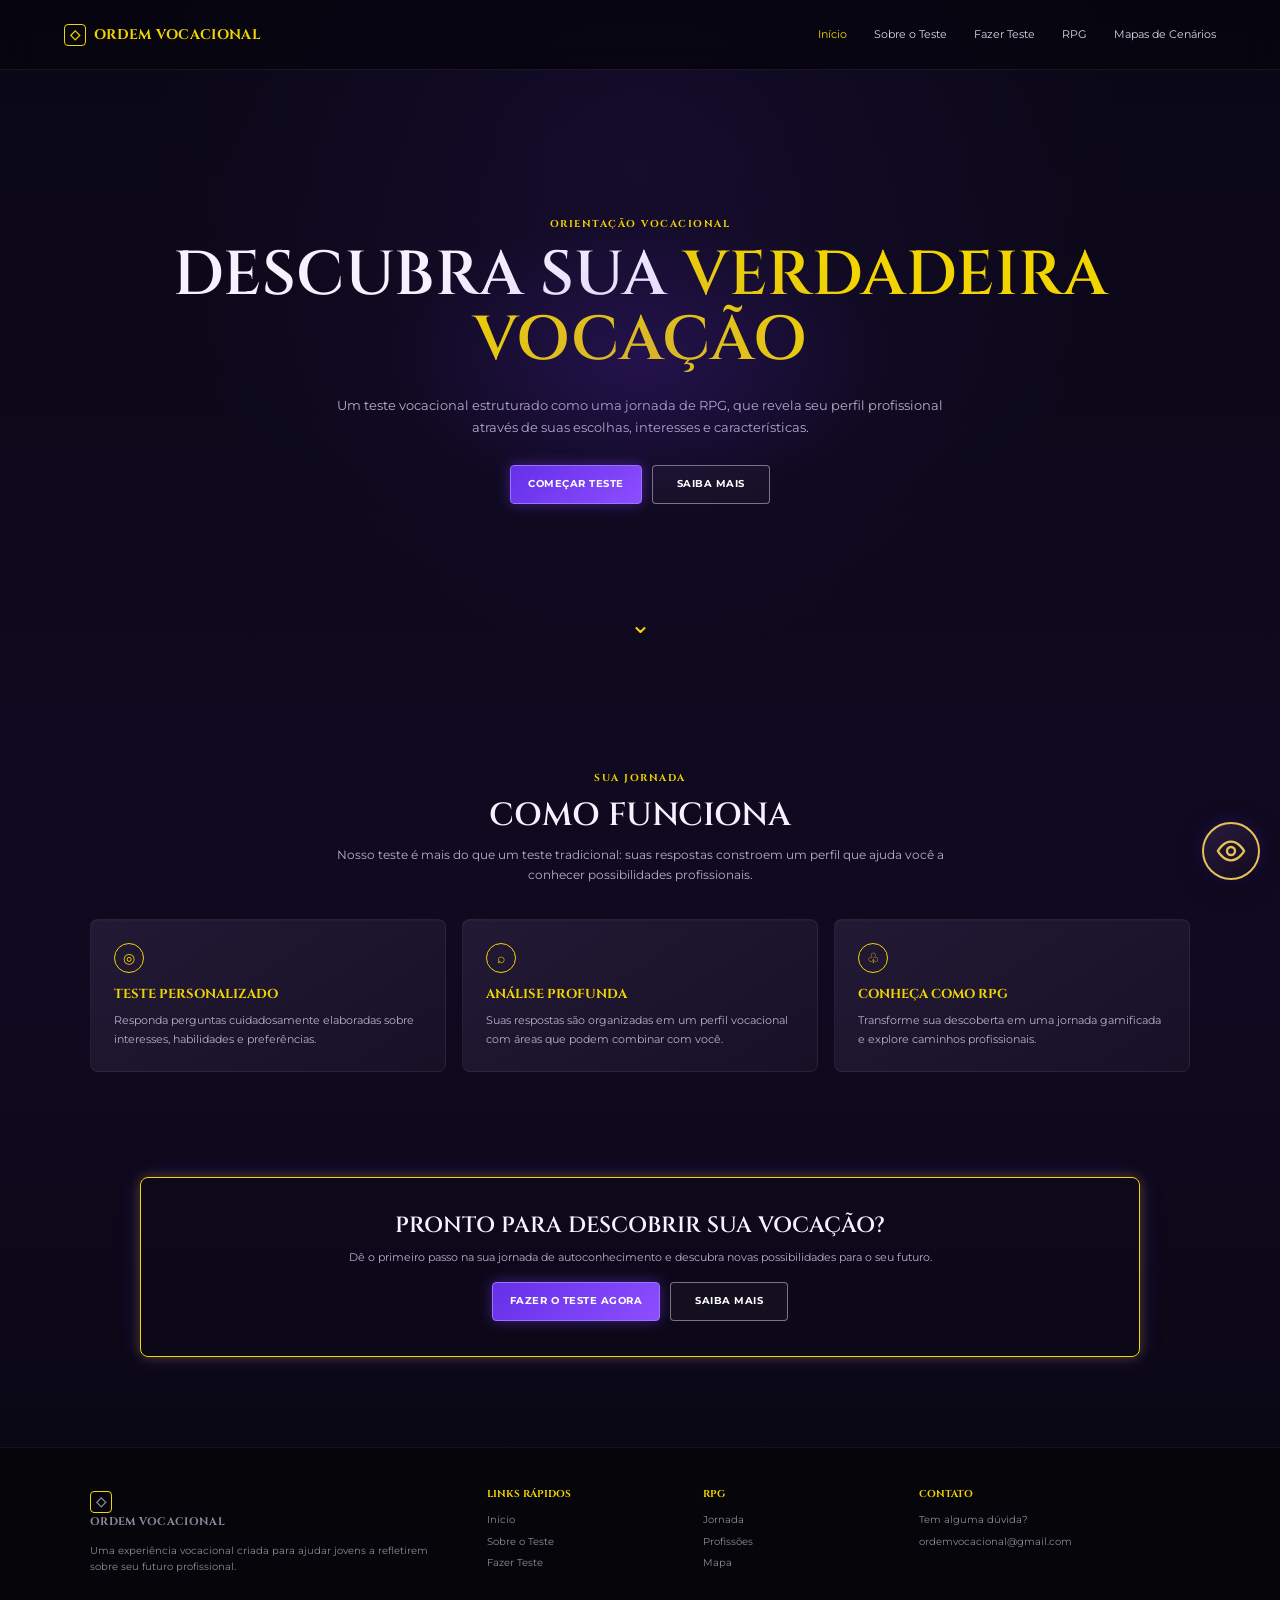
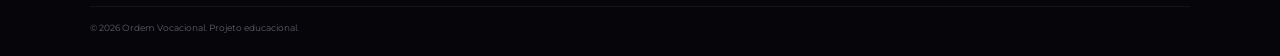
<file: index.html>
<!DOCTYPE html>
<html lang="pt-BR">
<head>
  <meta charset="UTF-8">
  <meta name="viewport" content="width=device-width, initial-scale=1.0">
  <meta name="description" content="Ordem Vocacional - descubra possibilidades profissionais através de autoconhecimento e uma experiência gamificada.">
  <title>Ordem Vocacional | Início</title>
  <link rel="stylesheet" href="css/style.css?v=2e3a924759">
  <link rel="stylesheet" href="css/acessibilidade.css?v=2e3a924759">
</head>
<body>
  <header class="header">
    <a class="logo" href="index.html"><span class="logo-mark">◇</span> ORDEM VOCACIONAL</a>
    <button class="menu-toggle" aria-label="Abrir menu">☰</button>
    <nav class="nav">
      <a class="active" href="index.html">Início</a>
      <a href="sobre.html">Sobre o Teste</a>
      <a href="teste.html">Fazer Teste</a>
      <a href="rpg.html">RPG</a>
      <a href="mapa.html">Mapas de Cenários</a>
    </nav>
  </header>

  <main>
    <section class="hero">
      <div class="hero-glow"></div>
      <p class="eyebrow">ORIENTAÇÃO VOCACIONAL</p>
      <h1>DESCUBRA SUA <span>VERDADEIRA<br>VOCAÇÃO</span></h1>
      <p class="hero-text">Um teste vocacional estruturado como uma jornada de RPG, que revela seu perfil profissional através de suas escolhas, interesses e características.</p>
      <div class="buttons">
        <a class="btn primary" href="teste.html">COMEÇAR TESTE</a>
        <a class="btn secondary" href="sobre.html">SAIBA MAIS</a>
      </div>
      <a class="scroll" href="#como-funciona" aria-label="Ir para como funciona">⌄</a>
    </section>

    <section id="como-funciona" class="section">
      <div class="section-heading">
        <p class="eyebrow">SUA JORNADA</p>
        <h2>COMO FUNCIONA</h2>
        <p>Nosso teste é mais do que um teste tradicional: suas respostas constroem um perfil que ajuda você a conhecer possibilidades profissionais.</p>
      </div>

      <div class="cards three">
        <article class="card">
          <div class="icon">◎</div>
          <h3>TESTE PERSONALIZADO</h3>
          <p>Responda perguntas cuidadosamente elaboradas sobre interesses, habilidades e preferências.</p>
        </article>
        <article class="card">
          <div class="icon">⌕</div>
          <h3>ANÁLISE PROFUNDA</h3>
          <p>Suas respostas são organizadas em um perfil vocacional com áreas que podem combinar com você.</p>
        </article>
        <article class="card">
          <div class="icon">♧</div>
          <h3>CONHEÇA COMO RPG</h3>
          <p>Transforme sua descoberta em uma jornada gamificada e explore caminhos profissionais.</p>
        </article>
      </div>
    </section>

    <section class="cta">
      <h2>PRONTO PARA DESCOBRIR SUA VOCAÇÃO?</h2>
      <p>Dê o primeiro passo na sua jornada de autoconhecimento e descubra novas possibilidades para o seu futuro.</p>
      <div class="buttons">
        <a class="btn primary" href="teste.html">FAZER O TESTE AGORA</a>
        <a class="btn secondary" href="sobre.html">SAIBA MAIS</a>
      </div>
    </section>
  </main>

  <footer class="footer">
    <div class="footer-main">
      <div>
        <a class="logo" href="index.html"><span class="logo-mark">◇</span> ORDEM VOCACIONAL</a>
        <p>Uma experiência vocacional criada para ajudar jovens a refletirem sobre seu futuro profissional.</p>
      </div>
      <div>
        <h4>LINKS RÁPIDOS</h4>
        <a href="index.html">Início</a>
        <a href="sobre.html">Sobre o Teste</a>
        <a href="teste.html">Fazer Teste</a>
      </div>
      <div>
        <h4>RPG</h4>
        <a href="rpg.html">Jornada</a>
        <a href="mapa.html">Profissões</a>
        <a href="mapa.html">Mapa</a>
      </div>
      <div>
        <h4>CONTATO</h4>
        <p>Tem alguma dúvida?</p>
        <a href="mailto:ordemvocacional@gmail.com">ordemvocacional@gmail.com</a>
      </div>
    </div>
    <div class="copyright">© 2026 Ordem Vocacional. Projeto educacional.</div>
  </footer>

  <script src="js/main.js?v=2e3a924759"></script>
  <script src="js/acessibilidade.js?v=2e3a924759" defer></script>
</body>
</html>
</file>
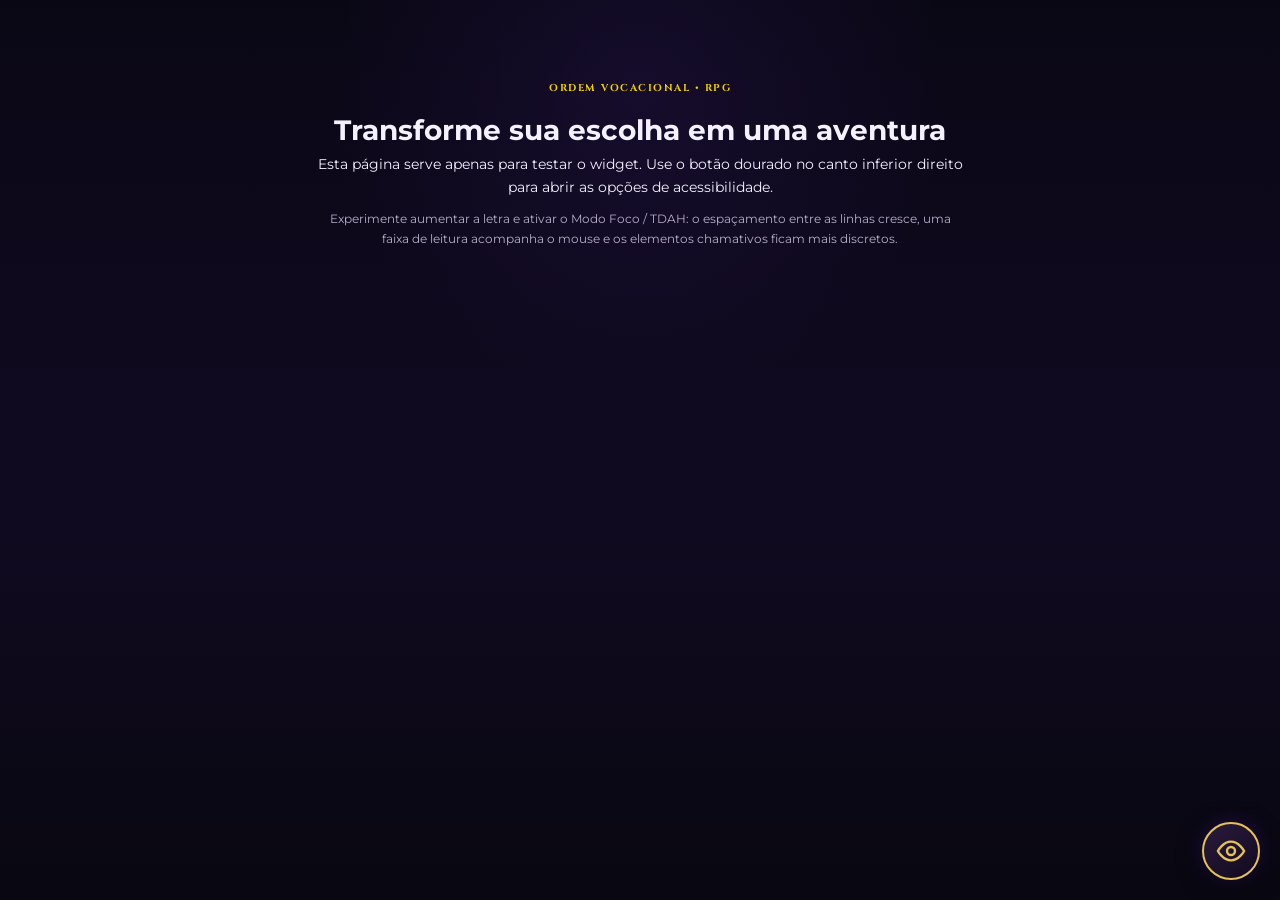
<file: acessibilidade.html>
<!DOCTYPE html>
<html lang="pt-BR">
<head>
  <meta charset="UTF-8">
  <meta name="viewport" content="width=device-width, initial-scale=1.0">
  <title>Teste do Widget de Acessibilidade | Ordem Vocacional</title>
  <link rel="stylesheet" href="css/style.css?v=2e3a924759">
  <link rel="stylesheet" href="css/acessibilidade.css?v=2e3a924759">
</head>
<body>
  <main class="section">
    <div class="section-heading">
      <p class="eyebrow">ORDEM VOCACIONAL • RPG</p>
      <h1>Transforme sua escolha em uma aventura</h1>
      <p>Esta página serve apenas para testar o widget. Use o botão dourado no canto inferior direito para abrir as opções de acessibilidade.</p>
      <p>Experimente aumentar a letra e ativar o Modo Foco / TDAH: o espaçamento entre as linhas cresce, uma faixa de leitura acompanha o mouse e os elementos chamativos ficam mais discretos.</p>
    </div>
  </main>
  <script src="js/acessibilidade.js?v=2e3a924759" defer></script>
</body>
</html>
</file>
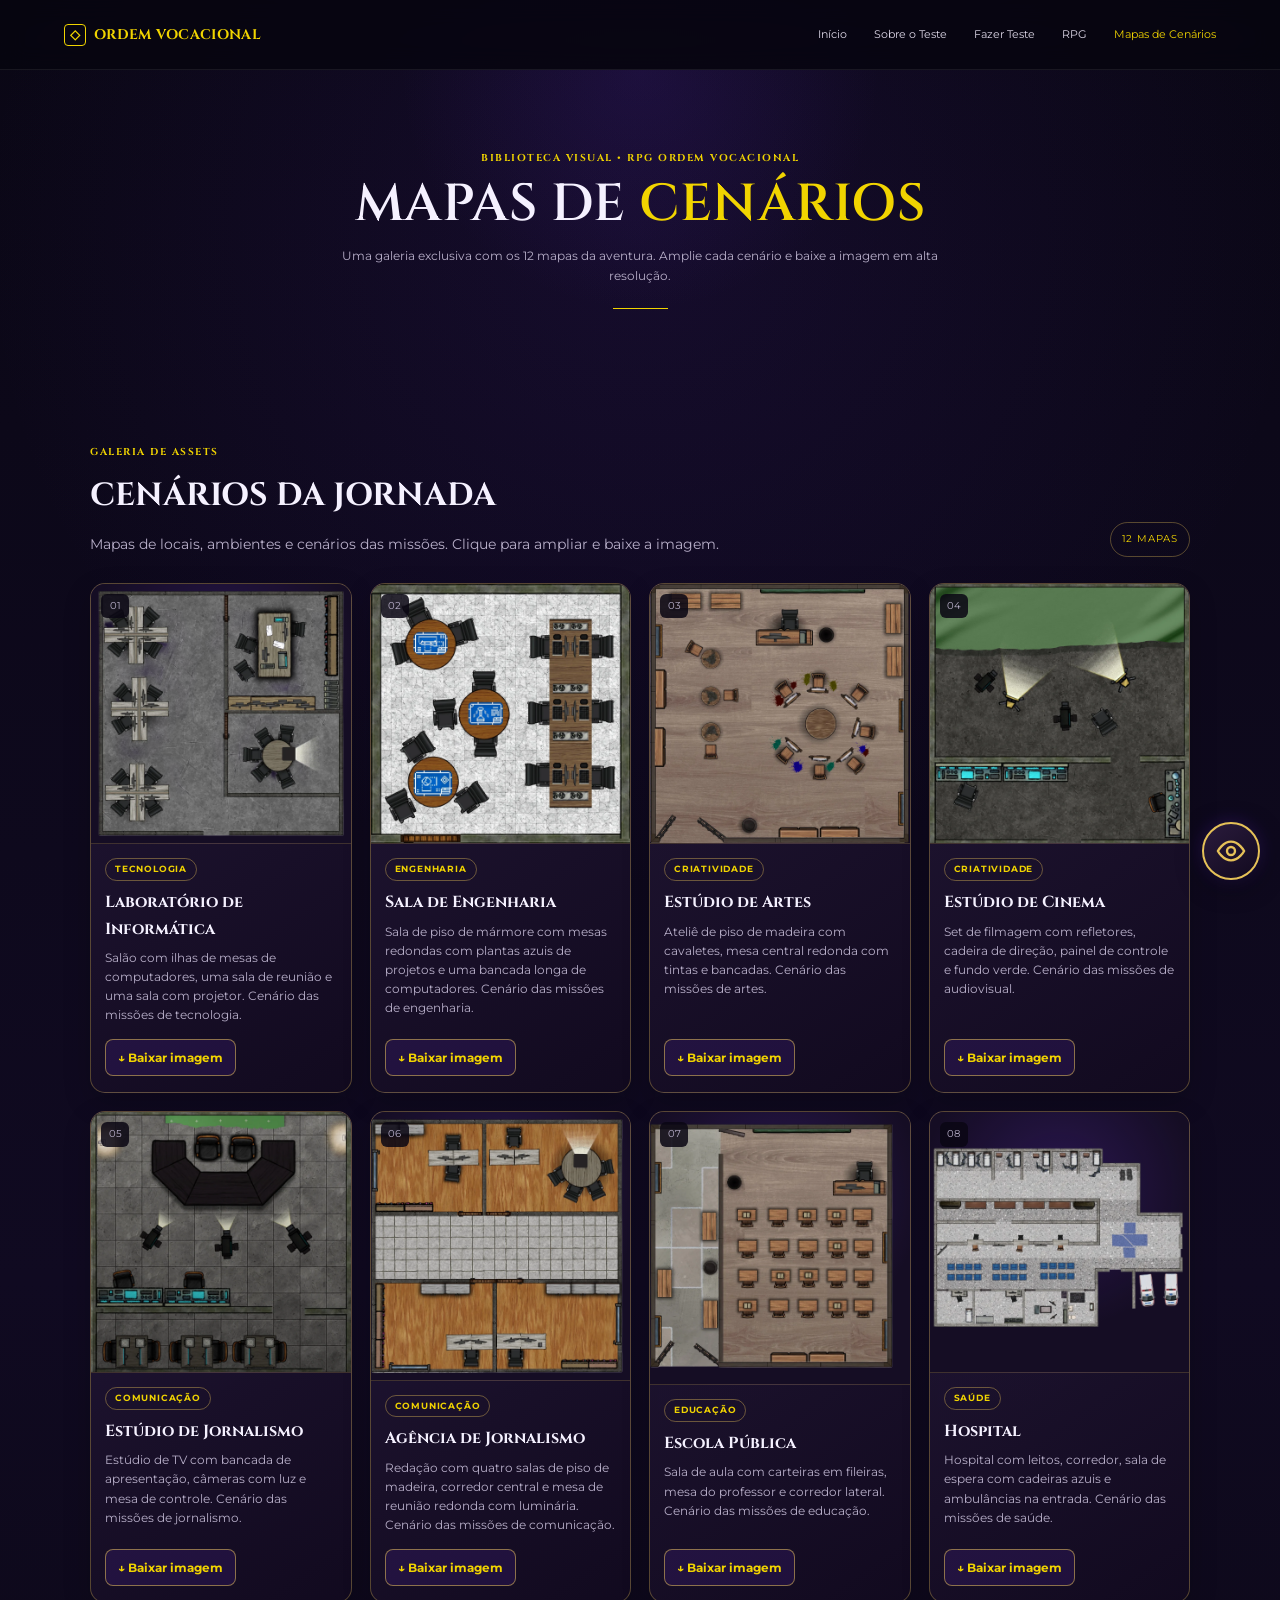
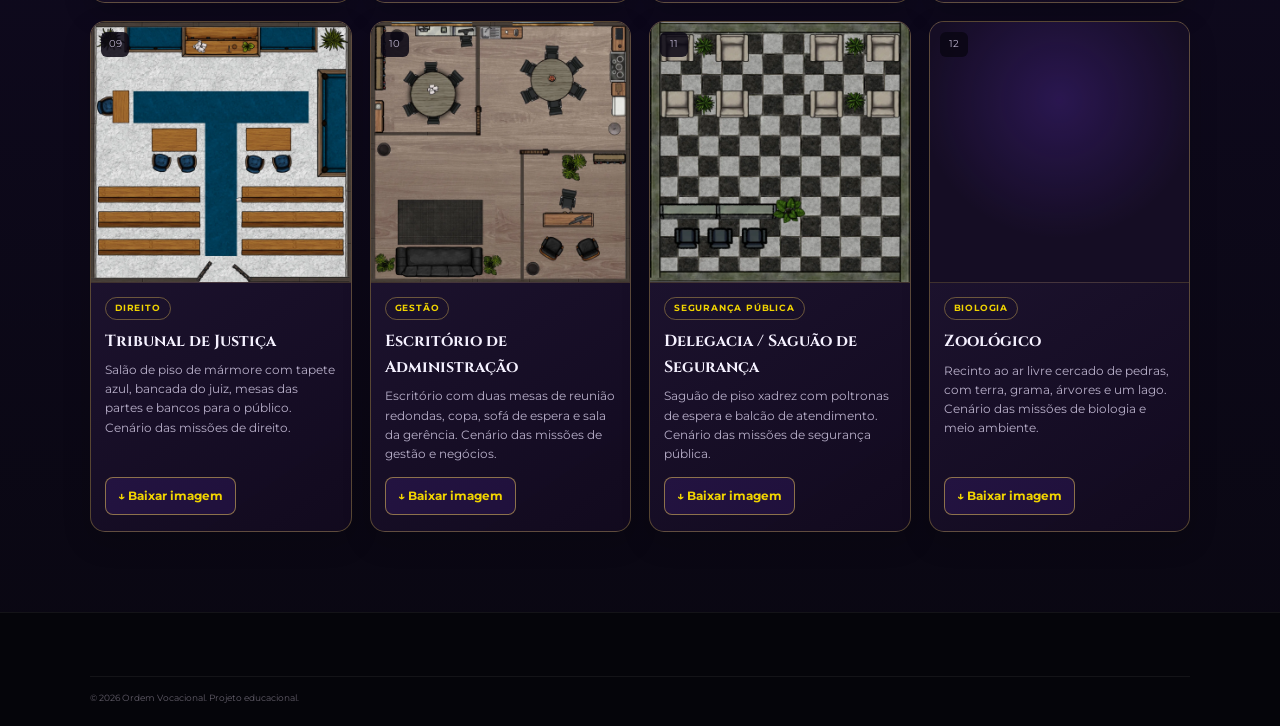
<file: mapa.html>
<!DOCTYPE html>
<html lang="pt-BR">
<head>
  <meta charset="UTF-8">
  <meta name="viewport" content="width=device-width, initial-scale=1.0">
  <meta name="theme-color" content="#120a1f">
  <title>Ordem Vocacional | Mapas de Cenários</title>
  <link rel="stylesheet" href="css/style.css?v=2e3a924759">
  <link rel="stylesheet" href="css/acessibilidade.css?v=2e3a924759">
</head>
<body class="maps-gallery-page">
  <header class="header">
    <a class="logo" href="index.html"><span class="logo-mark">◇</span> ORDEM VOCACIONAL</a>
    <button class="menu-toggle" aria-label="Abrir menu" aria-expanded="false">☰</button>
    <nav class="nav">
      <a href="index.html">Início</a>
      <a href="sobre.html">Sobre o Teste</a>
      <a href="teste.html">Fazer Teste</a>
      <a href="rpg.html">RPG</a>
      <a class="active" href="mapa.html">Mapas de Cenários</a>
    </nav>
  </header>
  <main class="maps-gallery-main">
    <section class="page-hero maps-hero">
      <p class="eyebrow">BIBLIOTECA VISUAL • RPG ORDEM VOCACIONAL</p>
      <h1>MAPAS DE <span>CENÁRIOS</span></h1>
      <p>Uma galeria exclusiva com os 12 mapas da aventura. Amplie cada cenário e baixe a imagem em alta resolução.</p>
      <div class="gold-line"></div>
    </section>
    <section class="section maps-library" aria-labelledby="maps-library-title">
      <div class="maps-library-heading">
        <div><p class="eyebrow">GALERIA DE ASSETS</p><h2 id="maps-library-title">CENÁRIOS DA JORNADA</h2><p>Mapas de locais, ambientes e cenários das missões. Clique para ampliar e baixe a imagem.</p></div>
        <span class="asset-count">12 MAPAS</span>
      </div>
      <div class="asset-grid asset-grid-mapas" id="mapasGrid"><noscript><p>Ative o JavaScript para ver os mapas.</p></noscript></div>
    </section>
  </main>
  <div class="asset-modal" id="assetLightbox" aria-hidden="true">
    <div class="asset-modal-backdrop" data-close-lightbox></div>
    <section class="asset-modal-panel" role="dialog" aria-modal="true" aria-labelledby="lightboxTitle">
      <button class="asset-modal-close" type="button" aria-label="Fechar visualização" data-close-lightbox>×</button>
      <p class="eyebrow" id="lightboxArea">MAPA DE CENÁRIO</p>
      <h2 id="lightboxTitle">Mapa</h2>
      <div class="map-preview-stage" id="lightboxStage"></div>
      <p class="lightbox-desc" id="lightboxDesc"></p>
      <div class="map-preview-actions"><a class="btn primary" id="lightboxDownload" href="#" download>BAIXAR IMAGEM</a><button class="btn secondary" type="button" data-close-lightbox>FECHAR</button></div>
    </section>
  </div>
  <footer class="footer compact"><div class="copyright">© 2026 Ordem Vocacional. Projeto educacional.</div></footer>
  <script src="js/main.js?v=2e3a924759"></script>
  <script src="js/assets-data.js?v=2e3a924759"></script>
  <script src="js/materiais.js?v=2e3a924759"></script>
  <script src="js/acessibilidade.js?v=2e3a924759" defer></script>
</body>
</html>
</file>
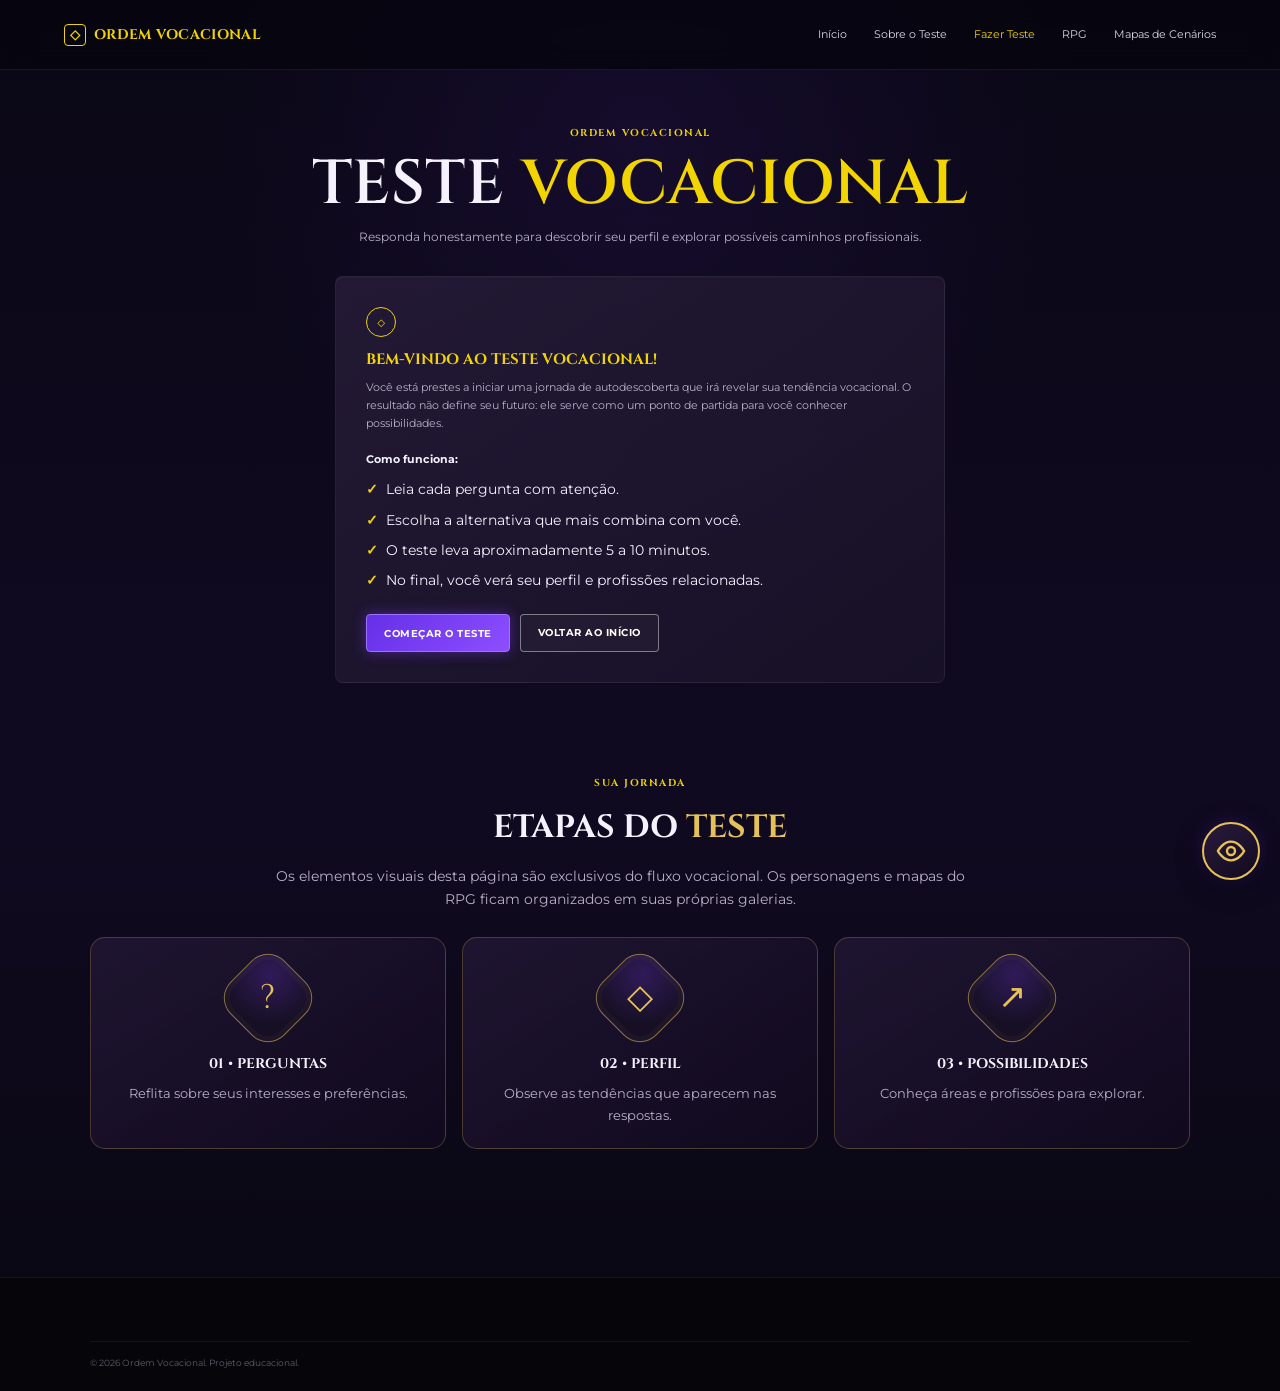
<file: resultado.html>
<!DOCTYPE html>
<html lang="pt-BR">
<head>
  <meta charset="UTF-8">
  <meta name="viewport" content="width=device-width, initial-scale=1.0">
  <title>Ordem Vocacional | Seu Resultado</title>
  <link rel="stylesheet" href="css/style.css?v=2e3a924759">
  <link rel="stylesheet" href="css/acessibilidade.css?v=2e3a924759">
</head>
<body>
  <header class="header">
    <a class="logo" href="index.html"><span class="logo-mark">◇</span> ORDEM VOCACIONAL</a>
    <button class="menu-toggle" aria-label="Abrir menu">☰</button>
    <nav class="nav">
      <a href="index.html">Início</a>
      <a href="sobre.html">Sobre o Teste</a>
      <a class="active" href="teste.html">Fazer Teste</a>
      <a href="rpg.html">RPG</a>
      <a href="mapa.html">Mapas de Cenários</a>
    </nav>
  </header>

  <main class="result-main">
    <section class="result-hero">
      <p class="eyebrow">SUA JORNADA FOI CONCLUÍDA</p>
      <h1>SEU RESULTADO <span>VOCACIONAL</span></h1>
      <p>Conheça os caminhos profissionais relacionados às escolhas que você fez no teste.</p>
    </section>

    <section class="profile-top-grid" aria-label="Resumo do perfil vocacional">
      <div class="profile-top-left">
        <div class="profile-main-photo" id="profileMainPhoto" role="img" aria-label="Espaço reservado para imagem do perfil vocacional">
          <span class="profile-photo-symbol" aria-hidden="true">✦</span>
          <span>ESPAÇO RESERVADO PARA IMAGEM</span>
          <small id="profilePhotoCaption">Seu perfil vocacional</small>
        </div>
        <article class="rpg-material-card profile-rpg-card">
          <p class="eyebrow">SUA PRÓXIMA EXPERIÊNCIA</p>
          <h3>Materiais RPG da sua Profissão</h3>
          <p>Explore desafios e decisões inspirados nas áreas que combinam com seu perfil.</p>
          <a class="btn primary rpg-profession-link" id="profileRpgLink" href="rpg.html">ACESSAR MATERIAIS RPG <span aria-hidden="true">↗</span></a>
        </article>
      </div>

      <article class="profile-about-main">
        <p class="eyebrow">SÍNTESE DO TESTE</p>
        <h2>Sobre seu Perfil</h2>
        <h3>SEU PERFIL É <span id="resultTitle">EXPLORADOR</span></h3>
        <p id="resultSubtitle" class="profile-subtitle">Você demonstra curiosidade e interesse por descobrir novas possibilidades.</p>
        <p id="profileDescription" class="profile-analysis-text"></p>
        <div class="score-wrap">
          <div class="score-label"><span>Compatibilidade com o perfil</span><strong id="scoreValue">0%</strong></div>
          <div class="progress-bar"><div id="scoreFill"></div></div>
        </div>
      </article>
    </section>

    <section class="result-section-heading">
      <p class="eyebrow">CAMINHOS POSSÍVEIS</p>
      <h2>Profissões para explorar</h2>
      <p>Conheça cada profissão recomendada, entenda como é a atuação e explore os quatro painéis para saber mais.</p>
    </section>

    <section class="result-professions" id="careerList" aria-label="Profissões recomendadas"></section>

    <section class="result-mission" id="missionAssets" hidden aria-label="Cenários e NPCs da missão">
      <div class="result-section-heading">
        <p class="eyebrow">MUNDO DO RPG</p>
        <h2>Cenários e NPCs da sua missão</h2>
        <p>Os locais e as pessoas que você pode encontrar ao explorar as profissões do seu perfil. Clique para ampliar ou baixe as imagens.</p>
      </div>
      <div class="mission-block" id="missionMapsBlock"><h3>Cenários</h3><div class="asset-grid asset-grid-mapas" id="missionMaps"></div></div>
      <div class="mission-block" id="missionNpcsBlock"><h3>NPCs</h3><div class="asset-grid asset-grid-npcs" id="missionNpcs"></div></div>
    </section>

    <section class="result-card advice">
      <p class="eyebrow">IMPORTANTE</p>
      <h2>Use este resultado como ponto de partida</h2>
      <p>O resultado é uma ferramenta de reflexão e não substitui orientação profissional especializada. Pesquise as áreas, converse com profissionais e experimente atividades antes de tomar uma decisão.</p>
      <div class="buttons">
        <a class="btn primary" href="rpg.html">EXPLORAR RPG</a>
        <a class="btn secondary" href="teste.html">FAZER NOVAMENTE</a>
      </div>
    </section>
  </main>

  <footer class="footer compact">
    <div class="copyright">© 2026 Ordem Vocacional. Projeto educacional.</div>
  </footer>

  <script src="js/main.js?v=2e3a924759"></script>
  <div class="asset-modal" id="assetLightbox" aria-hidden="true">
    <div class="asset-modal-backdrop" data-close-lightbox></div>
    <section class="asset-modal-panel" role="dialog" aria-modal="true" aria-labelledby="lightboxTitle">
      <button class="asset-modal-close" type="button" aria-label="Fechar visualização" data-close-lightbox>×</button>
      <p class="eyebrow" id="lightboxArea">IMAGEM</p>
      <h2 id="lightboxTitle">Imagem</h2>
      <div class="map-preview-stage" id="lightboxStage"></div>
      <p class="lightbox-desc" id="lightboxDesc"></p>
      <div class="map-preview-actions"><a class="btn primary" id="lightboxDownload" href="#" download>BAIXAR IMAGEM</a><button class="btn secondary" type="button" data-close-lightbox>FECHAR</button></div>
    </section>
  </div>
  <script src="js/assets-data.js?v=2e3a924759"></script>
  <script src="js/materiais.js?v=2e3a924759"></script>
  <script src="js/resultado-assets.js?v=2e3a924759"></script>
  <script src="js/resultado.js?v=2e3a924759"></script>
  <script src="js/acessibilidade.js?v=2e3a924759" defer></script>
</body>
</html>
</file>
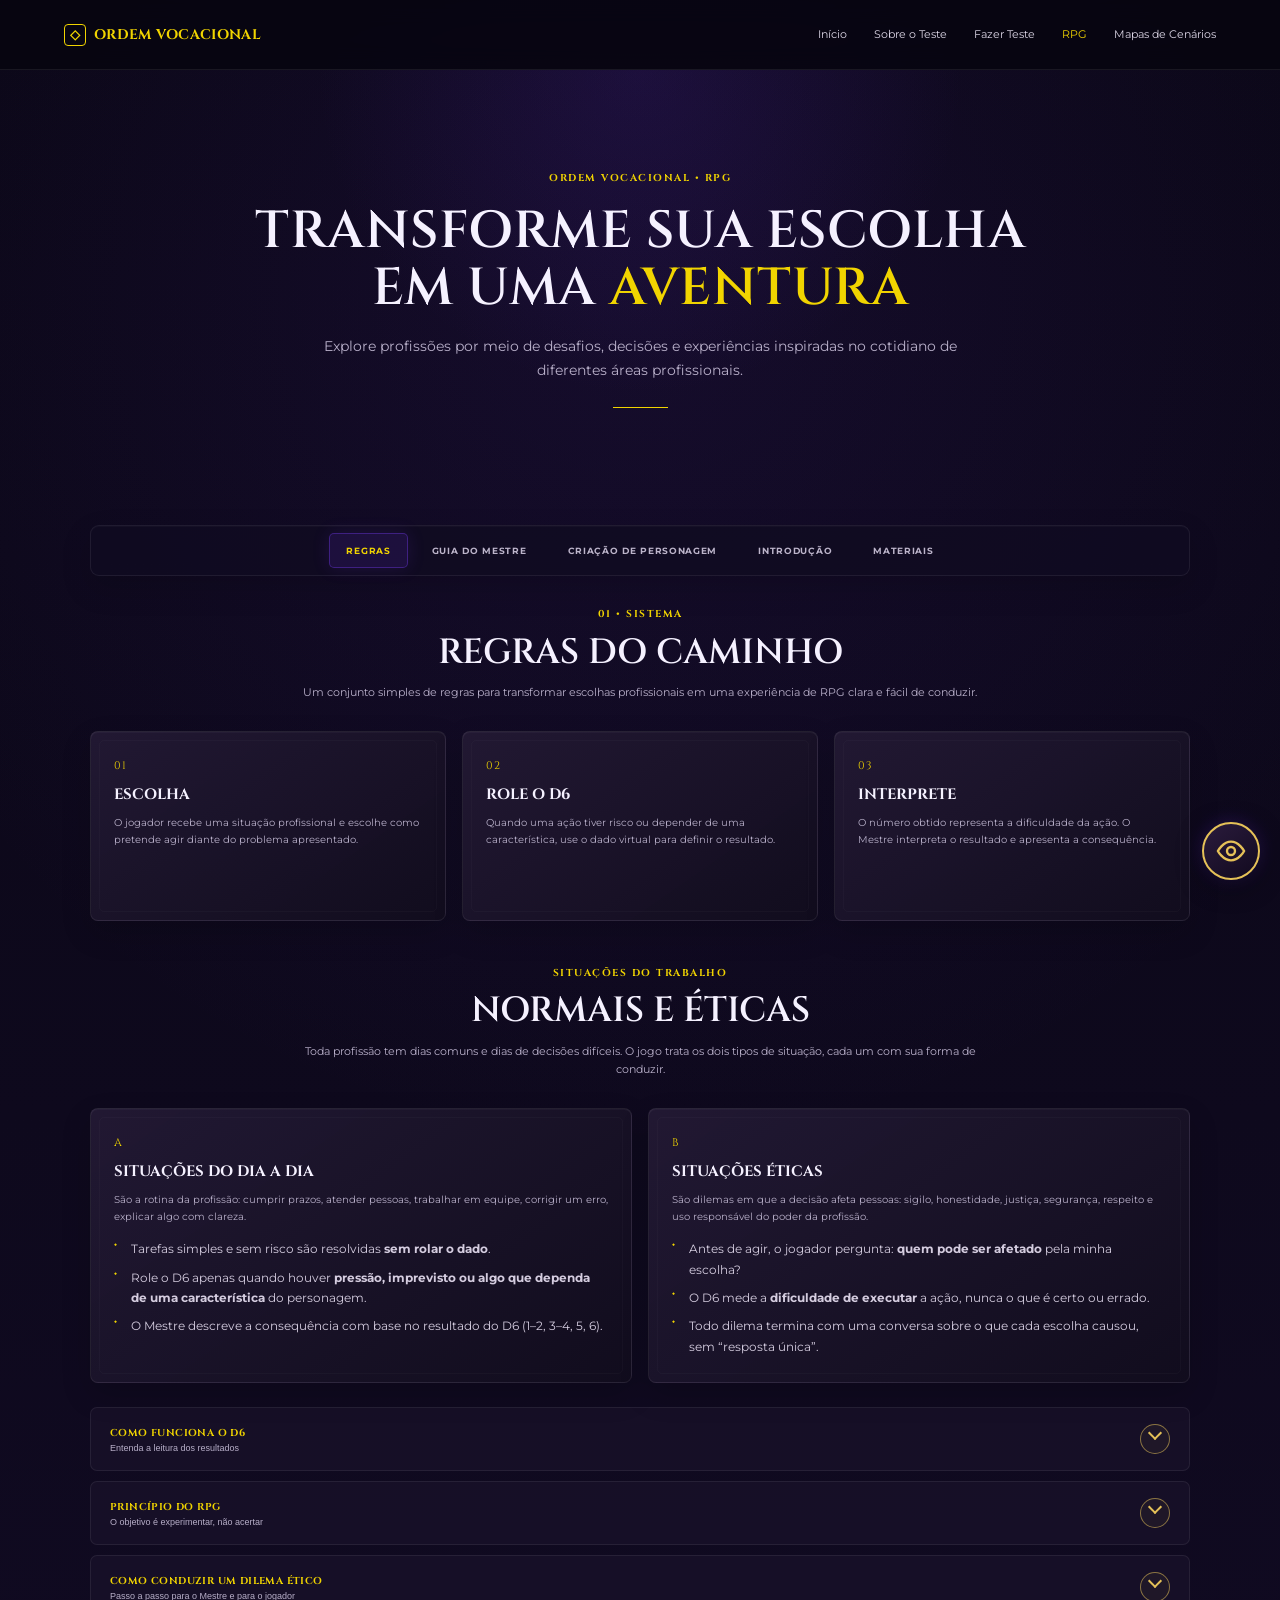
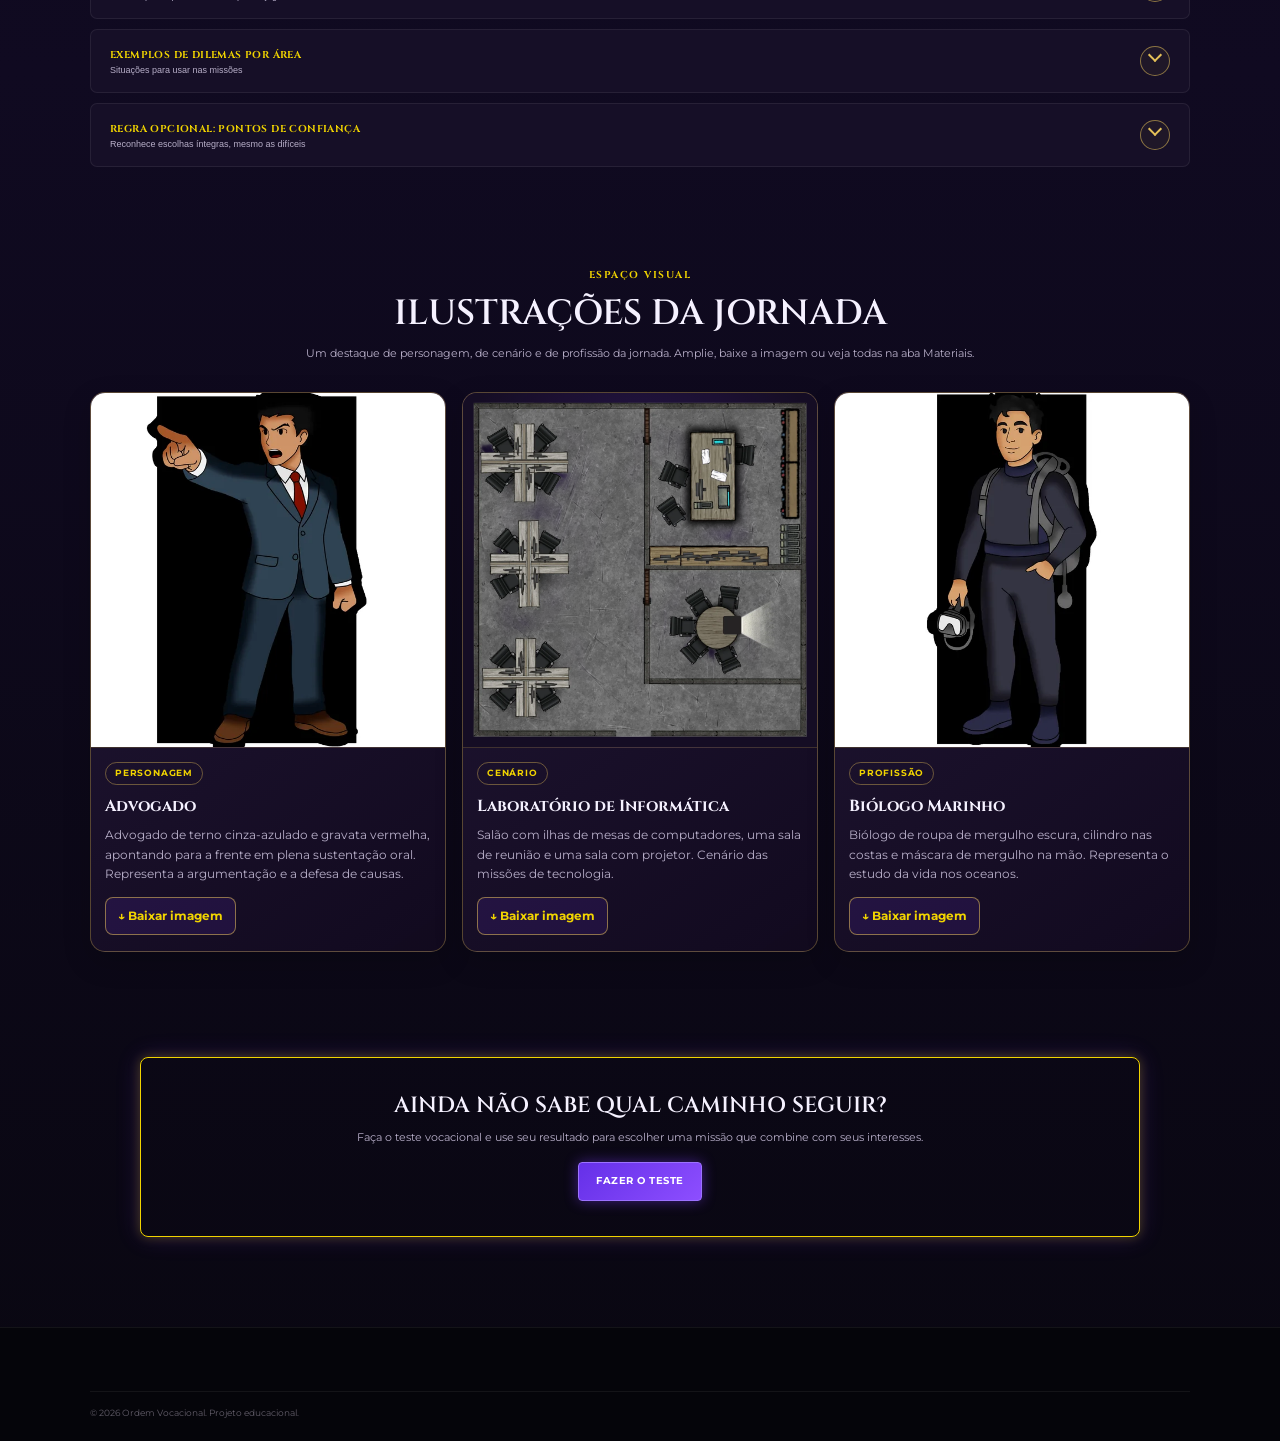
<file: rpg.html>
<!DOCTYPE html>
<html lang="pt-BR">
<head>
  <meta charset="UTF-8">
  <meta name="viewport" content="width=device-width, initial-scale=1.0">
  <meta name="description" content="RPG Ordem Vocacional — regras, guia do mestre, criação de personagem e materiais.">
  <title>Ordem Vocacional | RPG</title>
  <link rel="stylesheet" href="css/style.css?v=exc1">
  <link rel="stylesheet" href="css/acessibilidade.css?v=2e3a924759">
</head>
<body class="rpg-page">
  <header class="header">
    <a class="logo" href="index.html"><span class="logo-mark">◇</span> ORDEM VOCACIONAL</a>
    <button class="menu-toggle" type="button" aria-label="Abrir menu" aria-expanded="false">☰</button>
    <nav class="nav" aria-label="Navegação principal">
      <a href="index.html">Início</a>
      <a href="sobre.html">Sobre o Teste</a>
      <a href="teste.html">Fazer Teste</a>
      <a class="active" href="rpg.html">RPG</a>
      <a href="mapa.html">Mapas de Cenários</a>
    </nav>
  </header>

  <main>
    <section class="page-hero rpg-hero">
      <div class="rpg-hero-inner">
        <p class="eyebrow">ORDEM VOCACIONAL • RPG</p>
        <h1>TRANSFORME SUA ESCOLHA EM UMA <span>AVENTURA</span></h1>
        <p class="rpg-hero-description">Explore profissões por meio de desafios, decisões e experiências inspiradas no cotidiano de diferentes áreas profissionais.</p>
        <div class="gold-line"></div>
      </div>
    </section>

    <section class="rpg-workspace section">
      <div class="rpg-tabs" role="tablist" aria-label="Conteúdo do RPG">
        <button class="rpg-tab active" id="tab-regras" type="button" role="tab" aria-selected="true" aria-controls="panel-regras" data-tab="regras">REGRAS</button>
        <button class="rpg-tab" id="tab-mestre" type="button" role="tab" aria-selected="false" aria-controls="panel-mestre" data-tab="mestre">GUIA DO MESTRE</button>
        <button class="rpg-tab" id="tab-personagem" type="button" role="tab" aria-selected="false" aria-controls="panel-personagem" data-tab="personagem">CRIAÇÃO DE PERSONAGEM</button>
        <button class="rpg-tab" id="tab-introducao" type="button" role="tab" aria-selected="false" aria-controls="panel-introducao" data-tab="introducao">INTRODUÇÃO</button>
        <button class="rpg-tab" id="tab-materiais" type="button" role="tab" aria-selected="false" aria-controls="panel-materiais" data-tab="materiais">MATERIAIS</button>
      </div>

      <div class="rpg-panels">
        <section class="rpg-panel active" id="panel-regras" role="tabpanel" aria-labelledby="tab-regras" data-panel="regras">
          <div class="panel-heading">
            <p class="eyebrow">01 • SISTEMA</p>
            <h2>REGRAS DO CAMINHO</h2>
            <p>Um conjunto simples de regras para transformar escolhas profissionais em uma experiência de RPG clara e fácil de conduzir.</p>
          </div>

          <div class="rpg-card-grid three-columns">
            <article class="rpg-info-card">
              <span class="rpg-card-number">01</span>
              <h3>ESCOLHA</h3>
              <p>O jogador recebe uma situação profissional e escolhe como pretende agir diante do problema apresentado.</p>
            </article>
            <article class="rpg-info-card">
              <span class="rpg-card-number">02</span>
              <h3>ROLE O D6</h3>
              <p>Quando uma ação tiver risco ou depender de uma característica, use o dado virtual para definir o resultado.</p>
            </article>
            <article class="rpg-info-card">
              <span class="rpg-card-number">03</span>
              <h3>INTERPRETE</h3>
              <p>O número obtido representa a dificuldade da ação. O Mestre interpreta o resultado e apresenta a consequência.</p>
            </article>
          </div>

          <div class="panel-heading rules-subheading">
            <p class="eyebrow">SITUAÇÕES DO TRABALHO</p>
            <h2>NORMAIS E ÉTICAS</h2>
            <p>Toda profissão tem dias comuns e dias de decisões difíceis. O jogo trata os dois tipos de situação, cada um com sua forma de conduzir.</p>
          </div>

          <div class="rpg-card-grid two-columns">
            <article class="rpg-info-card">
              <span class="rpg-card-number">A</span>
              <h3>SITUAÇÕES DO DIA A DIA</h3>
              <p>São a rotina da profissão: cumprir prazos, atender pessoas, trabalhar em equipe, corrigir um erro, explicar algo com clareza.</p>
              <ul class="rpg-list">
                <li>Tarefas simples e sem risco são resolvidas <b>sem rolar o dado</b>.</li>
                <li>Role o D6 apenas quando houver <b>pressão, imprevisto ou algo que dependa de uma característica</b> do personagem.</li>
                <li>O Mestre descreve a consequência com base no resultado do D6 (1–2, 3–4, 5, 6).</li>
              </ul>
            </article>
            <article class="rpg-info-card">
              <span class="rpg-card-number">B</span>
              <h3>SITUAÇÕES ÉTICAS</h3>
              <p>São dilemas em que a decisão afeta pessoas: sigilo, honestidade, justiça, segurança, respeito e uso responsável do poder da profissão.</p>
              <ul class="rpg-list">
                <li>Antes de agir, o jogador pergunta: <b>quem pode ser afetado</b> pela minha escolha?</li>
                <li>O D6 mede a <b>dificuldade de executar</b> a ação, nunca o que é certo ou errado.</li>
                <li>Todo dilema termina com uma conversa sobre o que cada escolha causou, sem “resposta única”.</li>
              </ul>
            </article>
          </div>

          <div class="accordion-stack">
            <article class="rpg-accordion">
              <button class="rpg-accordion-trigger" type="button" aria-expanded="false">
                <span><strong>COMO FUNCIONA O D6</strong><small>Entenda a leitura dos resultados</small></span><span class="accordion-arrow">⌄</span>
              </button>
              <div class="rpg-accordion-content">
                <ul class="rpg-list">
                  <li><b>1–2:</b> resultado difícil; a ação pode falhar ou gerar uma consequência.</li>
                  <li><b>3–4:</b> resultado parcial; a ação funciona, mas existe um custo ou complicação.</li>
                  <li><b>5:</b> resultado positivo; o objetivo é alcançado com segurança.</li>
                  <li><b>6:</b> resultado excelente; além de conseguir, o personagem obtém uma vantagem.</li>
                </ul>
              </div>
            </article>
            <article class="rpg-accordion">
              <button class="rpg-accordion-trigger" type="button" aria-expanded="false">
                <span><strong>PRINCÍPIO DO RPG</strong><small>O objetivo é experimentar, não acertar</small></span><span class="accordion-arrow">⌄</span>
              </button>
              <div class="rpg-accordion-content">
                <p>As missões não existem para dizer qual profissão é “melhor”. Elas servem para mostrar como diferentes formas de pensar e trabalhar aparecem na prática, ajudando o estudante a comparar possibilidades.</p>
              </div>
            </article>
            <article class="rpg-accordion">
              <button class="rpg-accordion-trigger" type="button" aria-expanded="false">
                <span><strong>COMO CONDUZIR UM DILEMA ÉTICO</strong><small>Passo a passo para o Mestre e para o jogador</small></span><span class="accordion-arrow">⌄</span>
              </button>
              <div class="rpg-accordion-content">
                <ul class="rpg-list numbered">
                  <li><b>Pause:</b> o Mestre apresenta a situação e avisa que é um dilema. Nenhuma escolha é decidida no dado.</li>
                  <li><b>Identifique:</b> o jogador diz quem é afetado (cliente, paciente, colega, comunidade) e quais regras da profissão se aplicam.</li>
                  <li><b>Escolha e justifique:</b> o jogador decide e explica o motivo em uma frase.</li>
                  <li><b>Role o D6:</b> o dado mostra o quanto foi fácil ou custoso executar a escolha, como em qualquer outra ação.</li>
                  <li><b>Consequência:</b> o Mestre mostra o efeito da decisão, bom ou ruim, a curto e a longo prazo.</li>
                  <li><b>Reflexão:</b> a mesa conversa: “O que você faria diferente? Que outra pessoa seria afetada?”.</li>
                </ul>
              </div>
            </article>
            <article class="rpg-accordion">
              <button class="rpg-accordion-trigger" type="button" aria-expanded="false">
                <span><strong>EXEMPLOS DE DILEMAS POR ÁREA</strong><small>Situações para usar nas missões</small></span><span class="accordion-arrow">⌄</span>
              </button>
              <div class="rpg-accordion-content">
                <ul class="rpg-list">
                  <li><b>Saúde:</b> um familiar pede detalhes do diagnóstico de um paciente adulto que não autorizou. Como respeitar o sigilo e ainda acolher a família?</li>
                  <li><b>Direito e Justiça:</b> uma prova favorece o seu cliente, mas foi obtida de forma irregular. O que a lei e a ética pedem?</li>
                  <li><b>Segurança Pública:</b> numa abordagem tensa, como agir com firmeza, sem excesso, respeitando os direitos de todos?</li>
                  <li><b>Educação:</b> um aluno precisa de adaptação para aprender e a turma tem pressa. Como garantir igualdade de oportunidade?</li>
                  <li><b>Jornalismo e Comunicação:</b> a notícia viraliza, mas a fonte não foi confirmada. Publicar primeiro ou verificar antes?</li>
                  <li><b>Tecnologia:</b> o sistema pede dados pessoais além do necessário. Quanto coletar e como proteger?</li>
                  <li><b>Engenharia:</b> o prazo aperta e uma verificação de segurança pode ser pulada. Quem corre o risco se algo falhar?</li>
                  <li><b>Gestão e Negócios:</b> um relatório mostra um resultado ruim. Maquiar os números ou assumir o problema e propor solução?</li>
                  <li><b>Ciências e Natureza:</b> uma obra beneficia a cidade, mas ameaça um habitat. Como equilibrar desenvolvimento e preservação?</li>
                </ul>
              </div>
            </article>
            <article class="rpg-accordion">
              <button class="rpg-accordion-trigger" type="button" aria-expanded="false">
                <span><strong>REGRA OPCIONAL: PONTOS DE CONFIANÇA</strong><small>Reconhece escolhas íntegras, mesmo as difíceis</small></span><span class="accordion-arrow">⌄</span>
              </button>
              <div class="rpg-accordion-content">
                <ul class="rpg-list">
                  <li>Sempre que o jogador escolher o caminho ético <b>mesmo com custo</b> (perder tempo, admitir um erro, recusar uma vantagem), ele ganha <b>1 Ponto de Confiança</b>.</li>
                  <li>Um Ponto de Confiança pode ser gasto para <b>rolar o D6 duas vezes</b> e ficar com o melhor resultado, em qualquer situação de risco.</li>
                  <li>O Mestre decide o que é “escolha com custo”. O ponto não depende do resultado do dado, só da decisão.</li>
                  <li>Não existe punição por pensar diferente: o objetivo é conversar sobre as consequências, não dar nota.</li>
                </ul>
              </div>
            </article>
          </div>
        </section>

        <section class="rpg-panel" id="panel-mestre" role="tabpanel" aria-labelledby="tab-mestre" data-panel="mestre" hidden>
          <div class="panel-heading">
            <p class="eyebrow">02 • CONDUÇÃO</p>
            <h2>GUIA DO MESTRE</h2>
            <p>Use esta área para conduzir uma sessão, apresentar situações e transformar as escolhas do jogador em uma pequena jornada profissional.</p>
          </div>

          <div class="rpg-card-grid two-columns">
            <article class="rpg-info-card large-card">
              <span class="rpg-card-number">01</span>
              <h3>APRESENTE O CENÁRIO</h3>
              <p>Explique onde o personagem está, qual é sua função e qual problema precisa ser resolvido. Evite antecipar qual seria a “resposta certa”.</p>
              <button class="mini-action" type="button" data-scroll-tab="personagem">CRIAR PERSONAGEM</button>
            </article>
            <article class="rpg-info-card large-card">
              <span class="rpg-card-number">02</span>
              <h3>OBSERVE A DECISÃO</h3>
              <p>Peça ao jogador que explique sua estratégia. Se a ação envolver incerteza, use o D6 e adapte a consequência ao contexto profissional.</p>
              <button class="mini-action" type="button" data-roll-d6>ROLAR D6</button>
            </article>
          </div>

          <div class="master-table-wrap">
            <h3>TABELA RÁPIDA DE DIFICULDADE</h3>
            <div class="master-table">
              <div><span>FÁCIL</span><b>1–2</b><small>Ação familiar ou bem preparada.</small></div>
              <div><span>MÉDIA</span><b>3–4</b><small>Exige atenção, conhecimento ou adaptação.</small></div>
              <div><span>ALTA</span><b>5–6</b><small>Problema complexo ou sob pressão.</small></div>
            </div>
          </div>
        </section>

        <section class="rpg-panel" id="panel-personagem" role="tabpanel" aria-labelledby="tab-personagem" data-panel="personagem" hidden>
          <div class="panel-heading">
            <p class="eyebrow">03 • IDENTIDADE</p>
            <h2>CRIAÇÃO DE PERSONAGEM</h2>
            <p>Preencha a ficha abaixo. Ao salvar, os dados serão enviados automaticamente para a Ficha de Personagem nesta mesma página.</p>
          </div>

          <div class="character-layout">
            <form class="character-form" id="characterForm">
              <div class="form-field">
                <label for="characterName">NOME DO PERSONAGEM</label>
                <input id="characterName" name="name" type="text" maxlength="40" placeholder="Ex.: Gabriel" required>
              </div>
              <div class="form-field">
                <label for="characterAge">IDADE</label>
                <input id="characterAge" name="age" type="number" min="1" max="120" placeholder="16" required>
              </div>
              <fieldset class="profession-picker" id="professionPicker">
                <legend>PROFISSÃO / CAMINHO</legend>
                <p class="profession-picker-help">Escolha a área e a profissão que seu personagem vai explorar.</p>
                <div class="profession-groups" id="professionGroups"><noscript><p>Ative o JavaScript para escolher a profissão.</p></noscript></div>
                <p class="profession-picker-selected" id="professionSelected" aria-live="polite">Nenhuma profissão escolhida</p>
              </fieldset>
              <div class="form-field">
                <label for="characterTraits">CARACTERÍSTICAS</label>
                <textarea id="characterTraits" name="traits" rows="5" maxlength="300" placeholder="Ex.: curioso, organizado, gosta de resolver problemas e trabalhar em equipe." required></textarea>
              </div>
              <div class="form-actions">
                <button class="btn primary" type="submit">SALVAR PERSONAGEM</button>
                <button class="btn secondary" type="reset">LIMPAR</button>
              </div>
              <p class="form-status" id="characterStatus" role="status" aria-live="polite"></p>
            </form>

            <div class="dice-panel">
              <div class="avatar-picker-card">
                <p class="eyebrow">RETRATO DO PERSONAGEM</p>
                <button class="avatar-picker-trigger" id="characterAvatarTrigger" type="button" aria-label="Escolher foto do personagem" aria-haspopup="dialog" aria-controls="avatarPickerModal">
                  <span class="avatar-preview is-empty" id="characterAvatarPreview" aria-hidden="true"><span class="avatar-plus">+</span><span class="avatar-prompt">ADICIONAR FOTO</span></span>
                  <span class="avatar-hover-overlay" aria-hidden="true"><span>+</span><small>TROCAR FOTO</small></span>
                </button>
                <p class="avatar-helper">Escolha um dos retratos disponíveis.</p>
              </div>
              <div class="dice-copy">
                <span class="eyebrow">ROLAGEM VIRTUAL</span>
                <h3>D6</h3>
                <p>Role um dado de seis faces para resolver ações durante a aventura.</p>
                <div class="dice-result" id="diceResult" aria-live="polite">—</div>
                <button class="btn dice-button" type="button" id="rollD6">ROLAR D6</button>
              </div>
            </div>
          </div>

          <section class="character-sheet" id="characterSheet" aria-labelledby="sheetTitle">
            <div class="sheet-header">
              <div class="sheet-heading-group">
                <div class="sheet-avatar-mini" id="sheetAvatarMini" aria-hidden="true"><span>+</span></div>
                <p class="eyebrow">FICHA DE PERSONAGEM</p>
                <h3 id="sheetTitle">PERSONAGEM AINDA NÃO CRIADO</h3>
              </div>
              <div class="sheet-side">
              <span class="sheet-level">NÍVEL 01</span>
              <button class="btn danger sheet-delete" type="button" id="deleteCharacter" hidden>EXCLUIR PERSONAGEM</button>
            </div>
            </div>
            <div class="sheet-grid">
              <div><span>NOME</span><strong id="sheetName">—</strong></div>
              <div><span>IDADE</span><strong id="sheetAge">—</strong></div>
              <div><span>PROFISSÃO</span><strong id="sheetProfession">—</strong></div>
              <div class="sheet-traits"><span>CARACTERÍSTICAS</span><p id="sheetTraits">Preencha o formulário para visualizar as características do personagem.</p></div>
            </div>
          </section>
        </section>

        <section class="rpg-panel" id="panel-introducao" role="tabpanel" aria-labelledby="tab-introducao" data-panel="introducao" hidden>
          <div class="panel-heading">
            <p class="eyebrow">04 • PRIMEIRO PASSO</p>
            <h2>INTRODUÇÃO À JORNADA</h2>
            <p>A Ordem Vocacional transforma a exploração de carreiras em uma experiência narrativa. Você não apenas lê sobre uma profissão: você toma decisões dentro dela.</p>
          </div>

          <div class="intro-story">
            <div class="empty-image-frame landscape-frame" aria-label="Moldura vazia para futura imagem de introdução"></div>
            <div class="intro-copy">
              <span class="rpg-card-number">CAPÍTULO I</span>
              <h3>O PRIMEIRO CHAMADO</h3>
              <p>Você recebe uma oportunidade para experimentar uma área profissional. Antes de decidir seu caminho, será preciso observar o ambiente, entender o problema e escolher como agir.</p>
              <p>Cada decisão revela uma parte diferente da profissão. Algumas exigem criatividade; outras pedem organização, comunicação, análise ou capacidade de trabalhar sob pressão.</p>
              <button class="mini-action" type="button" data-tab-target="personagem">COMEÇAR CRIAÇÃO</button>
            </div>
          </div>

          <div class="accordion-stack">
            <article class="rpg-accordion">
              <button class="rpg-accordion-trigger" type="button" aria-expanded="false"><span><strong>COMO COMEÇAR UMA SESSÃO</strong><small>Uma sequência simples para o primeiro encontro</small></span><span class="accordion-arrow">⌄</span></button>
              <div class="rpg-accordion-content"><ol class="rpg-list numbered"><li>Crie o personagem.</li><li>Escolha uma área profissional.</li><li>Leia a missão inicial.</li><li>Tome uma decisão.</li><li>Use o D6 quando houver risco.</li></ol></div>
            </article>
          </div>
        </section>

        <section class="rpg-panel" id="panel-materiais" role="tabpanel" aria-labelledby="tab-materiais" data-panel="materiais" hidden>
          <div class="panel-heading">
            <p class="eyebrow">05 • RECURSOS</p>
            <h2>FICHAS E MATERIAIS</h2>
            <p>Materiais preparados para apoiar a aplicação do RPG. Os botões abaixo funcionam como pontos de download e podem receber seus arquivos reais depois.</p>
          </div>

          <div class="asset-library-intro"><p>57 imagens organizadas por categoria (personagens, NPCs e mapas de cenários), todas com visualização ampliada e download.</p></div>
          <nav class="asset-category-nav" aria-label="Categorias de materiais">
            <a href="#assets-personagens">PERSONAGENS <span>33</span></a>
            <a href="#assets-npcs">NPCs <span>12</span></a>
            <a href="#assets-mapas">MAPAS DE CENÁRIOS <span>12</span></a>
          </nav>
          <section class="asset-category" id="assets-personagens" aria-labelledby="heading-personagens">
            <div class="asset-category-heading">
              <div><p class="eyebrow">BIBLIOTECA DE ASSETS</p><h3 id="heading-personagens">PERSONAGENS</h3><p>Retratos dos personagens jogáveis. Clique para ampliar e use o botão para baixar a imagem em alta resolução.</p></div>
              <span class="asset-count">33 PERSONAGENS</span>
            </div>
            <div class="asset-grid asset-grid-personagens" id="personagensGrid"><noscript><p>Ative o JavaScript para ver os personagens.</p></noscript></div>
          </section>
          <section class="asset-category" id="assets-npcs" aria-labelledby="heading-npcs">
            <div class="asset-category-heading">
              <div><p class="eyebrow">BIBLIOTECA DE ASSETS</p><h3 id="heading-npcs">NPCs</h3><p>Personagens não jogáveis, aliados, mentores e figuras do cenário. Clique para ampliar e baixe a imagem.</p></div>
              <span class="asset-count">12 NPCs</span>
            </div>
            <div class="asset-grid asset-grid-npcs" id="npcsGrid"><noscript><p>Ative o JavaScript para ver as imagens.</p></noscript></div>
          </section>
          <section class="asset-category" id="assets-mapas" aria-labelledby="heading-mapas">
            <div class="asset-category-heading">
              <div><p class="eyebrow">BIBLIOTECA DE ASSETS</p><h3 id="heading-mapas">MAPAS DE CENÁRIOS</h3><p>Mapas de locais, ambientes e cenários das missões. Clique para ampliar e baixe a imagem.</p></div>
              <span class="asset-count">12 MAPAS</span>
            </div>
            <div class="asset-grid asset-grid-mapas" id="mapasGrid"><noscript><p>Ative o JavaScript para ver as imagens.</p></noscript></div>
          </section>
        </section>
      </div>
    </section>

    <section class="section rpg-image-section">
      <div class="panel-heading center-heading">
        <p class="eyebrow">ESPAÇO VISUAL</p>
        <h2>ILUSTRAÇÕES DA JORNADA</h2>
        <p>Um destaque de personagem, de cenário e de profissão da jornada. Amplie, baixe a imagem ou veja todas na aba Materiais.</p>
      </div>
      <div class="image-frame-grid illustration-grid" id="ilustracoesGrid"><noscript><p>Ative o JavaScript para ver as ilustrações.</p></noscript></div>
    </section>

    <section class="cta">
      <h2>AINDA NÃO SABE QUAL CAMINHO SEGUIR?</h2>
      <p>Faça o teste vocacional e use seu resultado para escolher uma missão que combine com seus interesses.</p>
      <a class="btn primary" href="teste.html">FAZER O TESTE</a>
    </section>
  </main>

  <div class="avatar-modal-backdrop" id="avatarPickerModal" hidden>
    <section class="avatar-modal" role="dialog" aria-modal="true" aria-labelledby="avatarModalTitle" aria-describedby="avatarModalDescription" tabindex="-1">
      <header class="avatar-modal-header">
        <div><p class="eyebrow">FICHA DE PERSONAGEM</p><h2 id="avatarModalTitle">ESCOLHA SEU RETRATO</h2><p id="avatarModalDescription">Selecione um dos retratos para o seu personagem.</p></div>
        <button type="button" class="avatar-modal-close" id="closeAvatarModal" aria-label="Fechar galeria">×</button>
      </header>
      <div class="avatar-options-grid" id="avatarOptionsGrid" aria-label="Opções de retrato"></div>
      <footer class="avatar-modal-footer"><span id="avatarSelectionStatus" aria-live="polite">Nenhum retrato selecionado.</span><button type="button" class="btn secondary" id="removeCharacterAvatar">REMOVER FOTO</button></footer>
    </section>
  </div>


  <div class="asset-modal" id="assetLightbox" aria-hidden="true">
    <div class="asset-modal-backdrop" data-close-lightbox></div>
    <section class="asset-modal-panel" role="dialog" aria-modal="true" aria-labelledby="lightboxTitle">
      <button class="asset-modal-close" type="button" aria-label="Fechar visualização" data-close-lightbox>×</button>
      <p class="eyebrow" id="lightboxArea">PERSONAGEM</p>
      <h2 id="lightboxTitle">Personagem</h2>
      <div class="map-preview-stage" id="lightboxStage"></div>
      <p class="lightbox-desc" id="lightboxDesc"></p>
      <div class="map-preview-actions"><a class="btn primary" id="lightboxDownload" href="#" download>BAIXAR IMAGEM</a><button class="btn secondary" type="button" data-close-lightbox>FECHAR</button></div>
    </section>
  </div>

  <footer class="footer compact">
    <div class="copyright">© 2026 Ordem Vocacional. Projeto educacional.</div>
  </footer>

  <script src="js/main.js?v=2e3a924759"></script>
  <script src="js/assets-data.js?v=2e3a924759"></script>
  <script src="js/profissoes.js?v=2e3a924759"></script>
  <script src="js/rpg.js?v=exc1"></script>
  <script src="js/materiais.js?v=2e3a924759"></script>

  <script src="js/acessibilidade.js?v=2e3a924759" defer></script>
</body>
</html>
</file>
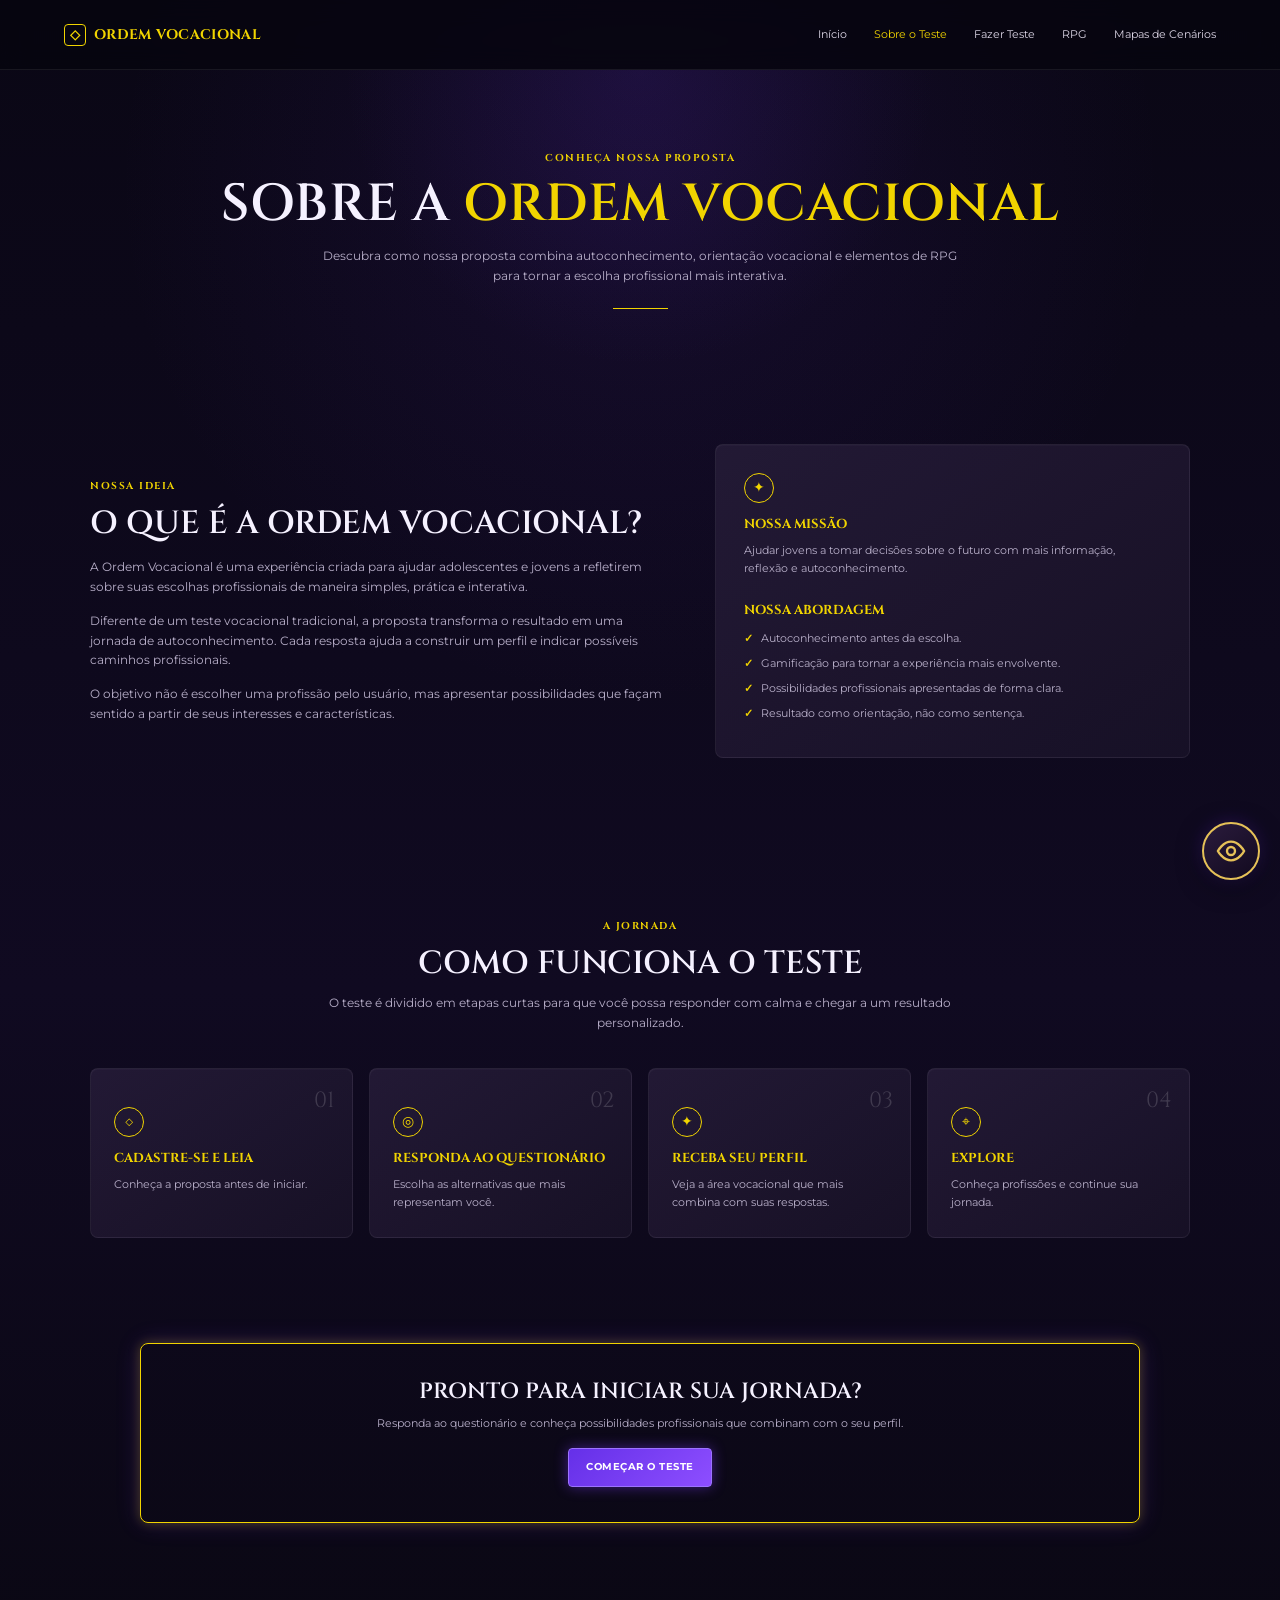
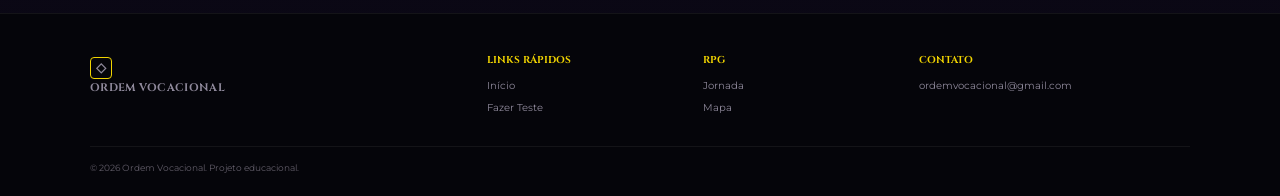
<file: sobre.html>
<!DOCTYPE html>
<html lang="pt-BR">
<head>
  <meta charset="UTF-8">
  <meta name="viewport" content="width=device-width, initial-scale=1.0">
  <title>Ordem Vocacional | Sobre</title>
  <link rel="stylesheet" href="css/style.css?v=2e3a924759">
  <link rel="stylesheet" href="css/acessibilidade.css?v=2e3a924759">
</head>
<body>
  <header class="header">
    <a class="logo" href="index.html"><span class="logo-mark">◇</span> ORDEM VOCACIONAL</a>
    <button class="menu-toggle" aria-label="Abrir menu">☰</button>
    <nav class="nav">
      <a href="index.html">Início</a>
      <a class="active" href="sobre.html">Sobre o Teste</a>
      <a href="teste.html">Fazer Teste</a>
      <a href="rpg.html">RPG</a>
      <a href="mapa.html">Mapas de Cenários</a>
    </nav>
  </header>

  <main>
    <section class="page-hero">
      <p class="eyebrow">CONHEÇA NOSSA PROPOSTA</p>
      <h1>SOBRE A <span>ORDEM VOCACIONAL</span></h1>
      <p>Descubra como nossa proposta combina autoconhecimento, orientação vocacional e elementos de RPG para tornar a escolha profissional mais interativa.</p>
      <div class="gold-line"></div>
    </section>

    <section class="section about-grid">
      <article>
        <p class="eyebrow">NOSSA IDEIA</p>
        <h2>O QUE É A ORDEM VOCACIONAL?</h2>
        <p>A Ordem Vocacional é uma experiência criada para ajudar adolescentes e jovens a refletirem sobre suas escolhas profissionais de maneira simples, prática e interativa.</p>
        <p>Diferente de um teste vocacional tradicional, a proposta transforma o resultado em uma jornada de autoconhecimento. Cada resposta ajuda a construir um perfil e indicar possíveis caminhos profissionais.</p>
        <p>O objetivo não é escolher uma profissão pelo usuário, mas apresentar possibilidades que façam sentido a partir de seus interesses e características.</p>
      </article>

      <article class="card mission">
        <div class="icon">✦</div>
        <h3>NOSSA MISSÃO</h3>
        <p>Ajudar jovens a tomar decisões sobre o futuro com mais informação, reflexão e autoconhecimento.</p>
        <h3>NOSSA ABORDAGEM</h3>
        <ul class="check-list">
          <li>Autoconhecimento antes da escolha.</li>
          <li>Gamificação para tornar a experiência mais envolvente.</li>
          <li>Possibilidades profissionais apresentadas de forma clara.</li>
          <li>Resultado como orientação, não como sentença.</li>
        </ul>
      </article>
    </section>

    <section class="section">
      <div class="section-heading">
        <p class="eyebrow">A JORNADA</p>
        <h2>COMO FUNCIONA O TESTE</h2>
        <p>O teste é dividido em etapas curtas para que você possa responder com calma e chegar a um resultado personalizado.</p>
      </div>

      <div class="cards four">
        <article class="card step-card"><span class="step-number">01</span><div class="icon">◇</div><h3>CADASTRE-SE E LEIA</h3><p>Conheça a proposta antes de iniciar.</p></article>
        <article class="card step-card"><span class="step-number">02</span><div class="icon">◎</div><h3>RESPONDA AO QUESTIONÁRIO</h3><p>Escolha as alternativas que mais representam você.</p></article>
        <article class="card step-card"><span class="step-number">03</span><div class="icon">✦</div><h3>RECEBA SEU PERFIL</h3><p>Veja a área vocacional que mais combina com suas respostas.</p></article>
        <article class="card step-card"><span class="step-number">04</span><div class="icon">⌖</div><h3>EXPLORE</h3><p>Conheça profissões e continue sua jornada.</p></article>
      </div>
    </section>

    <section class="cta">
      <h2>PRONTO PARA INICIAR SUA JORNADA?</h2>
      <p>Responda ao questionário e conheça possibilidades profissionais que combinam com o seu perfil.</p>
      <a class="btn primary" href="teste.html">COMEÇAR O TESTE</a>
    </section>
  </main>

  <footer class="footer compact">
    <div class="footer-main">
      <div><a class="logo" href="index.html"><span class="logo-mark">◇</span> ORDEM VOCACIONAL</a></div>
      <div><h4>LINKS RÁPIDOS</h4><a href="index.html">Início</a><a href="teste.html">Fazer Teste</a></div>
      <div><h4>RPG</h4><a href="rpg.html">Jornada</a><a href="mapa.html">Mapa</a></div>
      <div><h4>CONTATO</h4><a href="mailto:ordemvocacional@gmail.com">ordemvocacional@gmail.com</a></div>
    </div>
    <div class="copyright">© 2026 Ordem Vocacional. Projeto educacional.</div>
  </footer>
  <script src="js/main.js?v=2e3a924759"></script>
  <script src="js/acessibilidade.js?v=2e3a924759" defer></script>
</body>
</html>
</file>
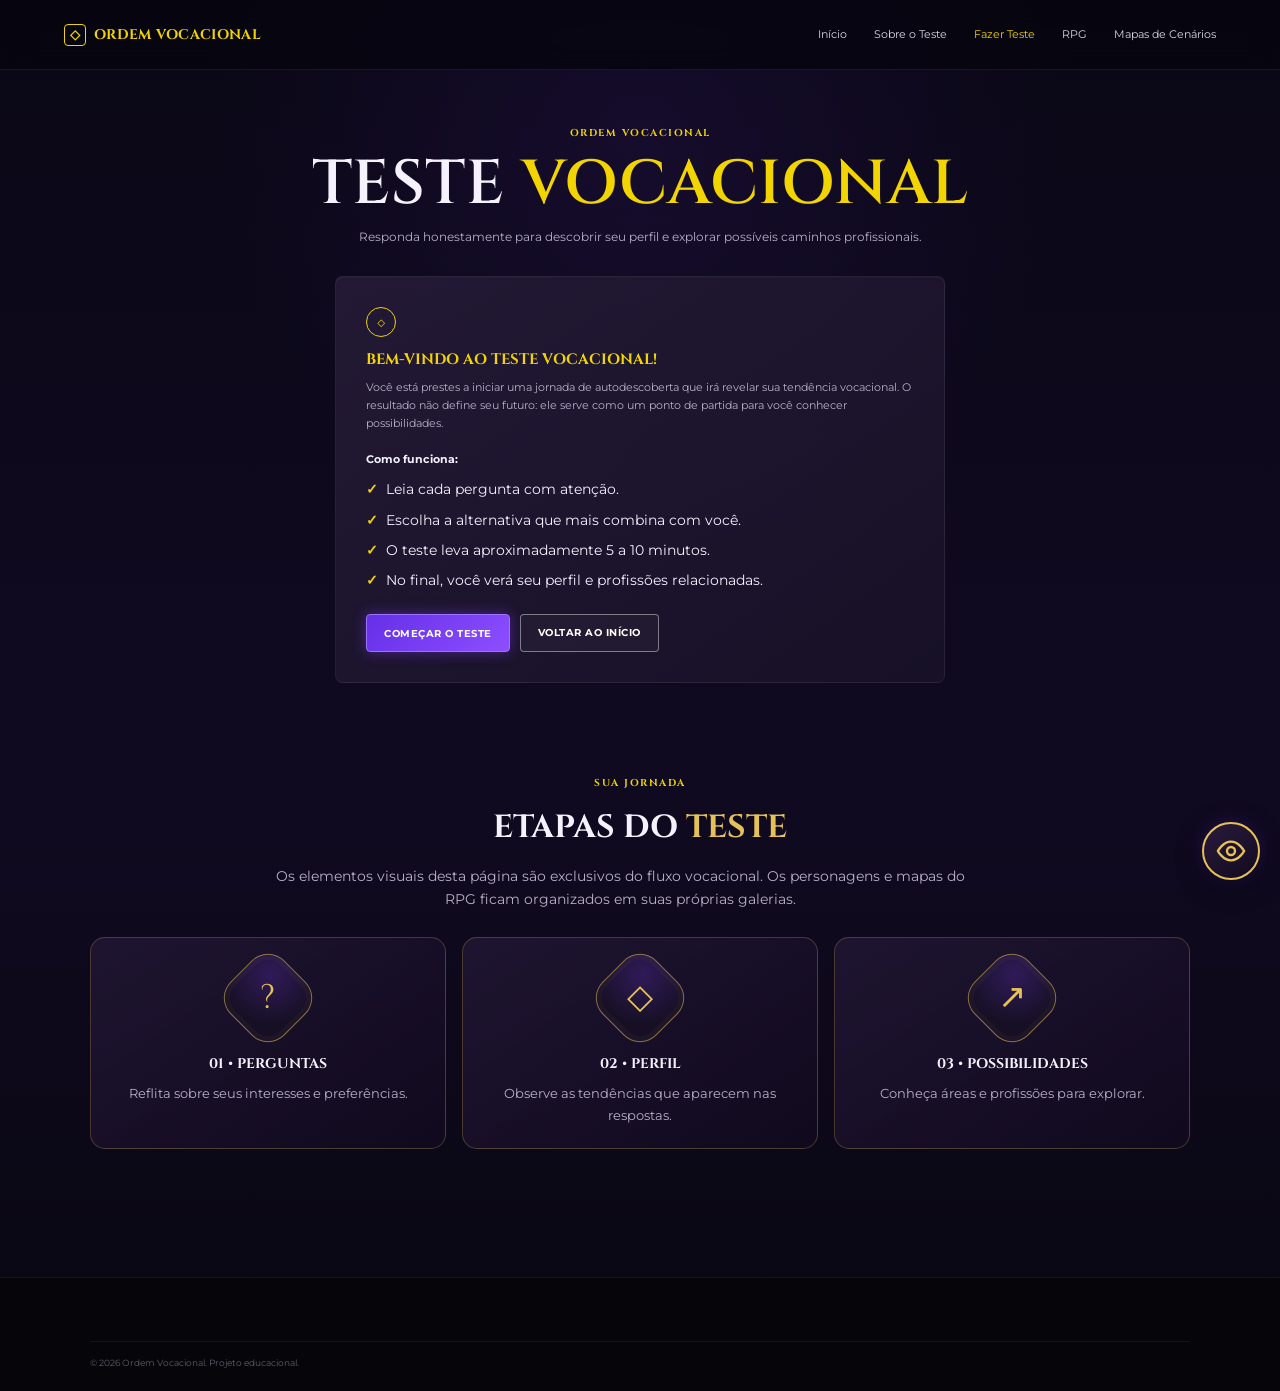
<file: teste.html>
<!DOCTYPE html>
<html lang="pt-BR">
<head>
  <meta charset="UTF-8">
  <meta name="viewport" content="width=device-width, initial-scale=1.0">
  <title>Ordem Vocacional | Teste Vocacional</title>
  <link rel="stylesheet" href="css/style.css?v=2e3a924759">
  <link rel="stylesheet" href="css/acessibilidade.css?v=2e3a924759">
</head>
<body class="test-page">
  <header class="header">
    <a class="logo" href="index.html"><span class="logo-mark">◇</span> ORDEM VOCACIONAL</a>
    <button class="menu-toggle" aria-label="Abrir menu">☰</button>
    <nav class="nav">
      <a href="index.html">Início</a>
      <a href="sobre.html">Sobre o Teste</a>
      <a class="active" href="teste.html">Fazer Teste</a>
      <a href="rpg.html">RPG</a>
      <a href="mapa.html">Mapas de Cenários</a>
    </nav>
  </header>

  <main>
    <section class="test-intro" id="testIntro">
      <p class="eyebrow">ORDEM VOCACIONAL</p>
      <h1>TESTE <span>VOCACIONAL</span></h1>
      <p>Responda honestamente para descobrir seu perfil e explorar possíveis caminhos profissionais.</p>

      <div class="welcome-box">
        <div class="icon">◇</div>
        <h2>BEM-VINDO AO TESTE VOCACIONAL!</h2>
        <p>Você está prestes a iniciar uma jornada de autodescoberta que irá revelar sua tendência vocacional. O resultado não define seu futuro: ele serve como um ponto de partida para você conhecer possibilidades.</p>
        <h3>Como funciona:</h3>
        <ul class="check-list">
          <li>Leia cada pergunta com atenção.</li>
          <li>Escolha a alternativa que mais combina com você.</li>
          <li>O teste leva aproximadamente 5 a 10 minutos.</li>
          <li>No final, você verá seu perfil e profissões relacionadas.</li>
        </ul>
        <div class="buttons">
          <button class="btn primary" id="startTest">COMEÇAR O TESTE</button>
          <a class="btn secondary" href="index.html">VOLTAR AO INÍCIO</a>
        </div>
      </div>
    </section>

    <section class="test-process-assets section" aria-labelledby="test-assets-title">
      <div class="test-process-heading">
        <p class="eyebrow">SUA JORNADA</p>
        <h2 id="test-assets-title">ETAPAS DO <span>TESTE</span></h2>
        <p>Os elementos visuais desta página são exclusivos do fluxo vocacional. Os personagens e mapas do RPG ficam organizados em suas próprias galerias.</p>
      </div>
      <div class="test-process-grid">
        <article class="test-process-card"><div class="test-token token-questions" aria-hidden="true"><span>?</span></div><h3>01 • PERGUNTAS</h3><p>Reflita sobre seus interesses e preferências.</p></article>
        <article class="test-process-card"><div class="test-token token-profile" aria-hidden="true"><span>◇</span></div><h3>02 • PERFIL</h3><p>Observe as tendências que aparecem nas respostas.</p></article>
        <article class="test-process-card"><div class="test-token token-paths" aria-hidden="true"><span>↗</span></div><h3>03 • POSSIBILIDADES</h3><p>Conheça áreas e profissões para explorar.</p></article>
      </div>
    </section>

    <section class="quiz-section hidden" id="quizSection">
      <div class="quiz-top">
        <div>
          <p class="eyebrow">SUA JORNADA</p>
          <h2 id="questionTitle">Pergunta 1</h2>
        </div>
        <div class="progress-info"><span id="questionNumber">1</span>/<span data-total-label>17</span></div>
      </div>

      <div class="progress-bar"><div id="progressFill"></div></div>

      <div class="question-card">
        <p class="question-text" id="questionText"></p>
        <div class="answers" id="answers"></div>
      </div>

      <div class="quiz-actions">
        <button class="btn secondary" id="prevQuestion">VOLTAR</button>
        <button class="btn primary" id="nextQuestion">PRÓXIMA</button>
      </div>
      <p class="quiz-warning" id="quizWarning"></p>
    </section>
  </main>

  <footer class="footer compact">
    <div class="copyright">© 2026 Ordem Vocacional. Projeto educacional.</div>
  </footer>

  <script src="js/teste.js?v=2e3a924759"></script>
  <script src="js/acessibilidade.js?v=2e3a924759" defer></script>
</body>
</html>
</file>
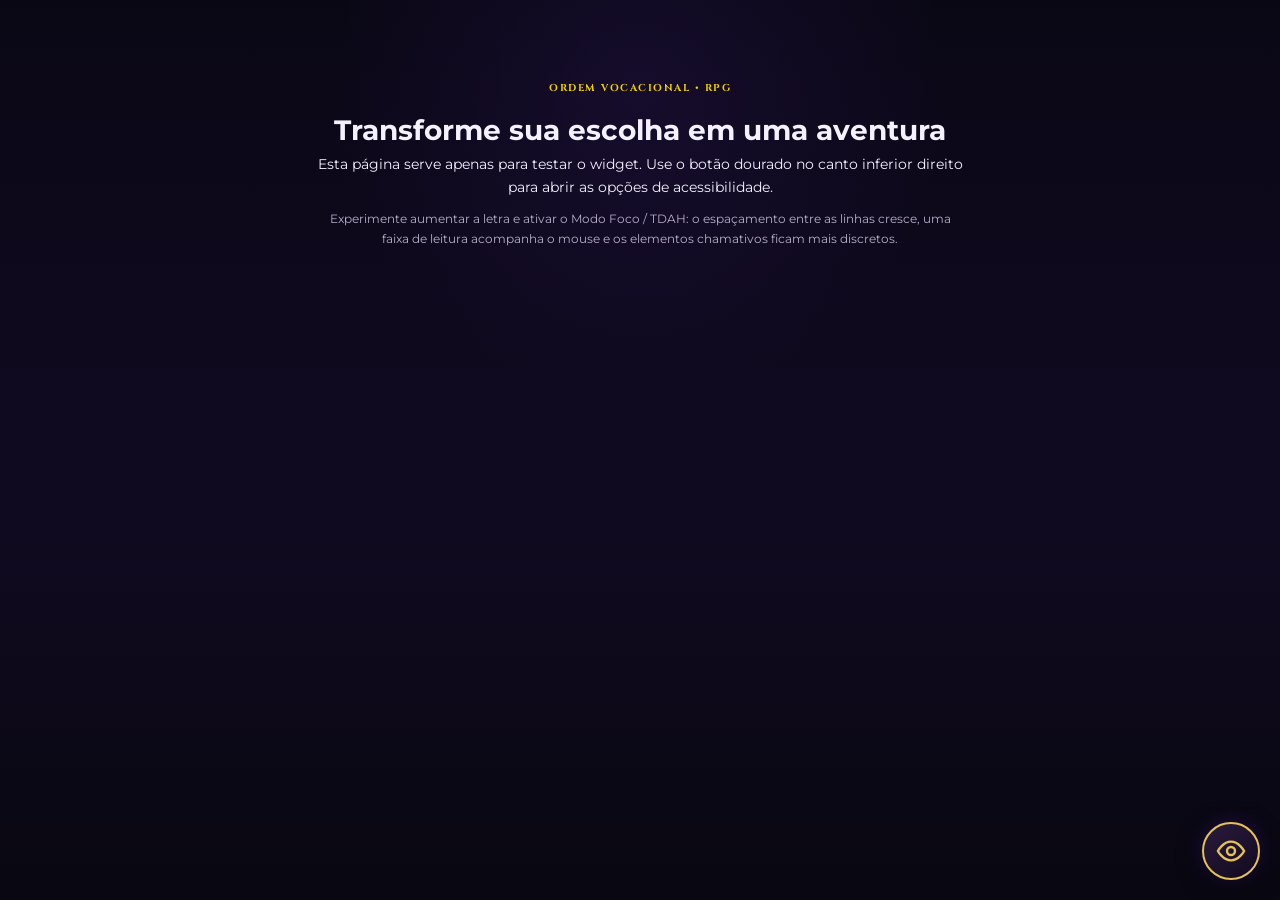
<file: js/acessibilidade.html>
<!DOCTYPE html>
<html lang="pt-BR">
<head>
  <meta charset="UTF-8">
  <meta name="viewport" content="width=device-width, initial-scale=1.0">
  <title>Teste do Widget de Acessibilidade | Ordem Vocacional</title>
  <link rel="stylesheet" href="css/style.css">
  <link rel="stylesheet" href="css/acessibilidade.css">
</head>
<body>
  <main class="section">
    <div class="section-heading">
      <p class="eyebrow">ORDEM VOCACIONAL • RPG</p>
      <h1>Transforme sua escolha em uma aventura</h1>
      <p>Esta página serve apenas para testar o widget. Use o botão dourado no canto inferior direito para abrir as opções de acessibilidade.</p>
      <p>Experimente aumentar a letra e ativar o Modo Foco / TDAH: o espaçamento entre as linhas cresce, uma faixa de leitura acompanha o mouse e os elementos chamativos ficam mais discretos.</p>
    </div>
  </main>
  <script src="js/acessibilidade.js" defer></script>
</body>
</html>
</file>
<file: css/style.css>
@import url('https://fonts.googleapis.com/css2?family=Cinzel:wght@500;600;700&family=Montserrat:wght@400;500;600;700&display=swap');

:root {
  --bg: #0b0818;
  --bg-2: #100b22;
  --panel: #1a142b;
  --panel-2: #211934;
  --gold: #f1d400;
  --gold-soft: #d7bd27;
  --purple: #7d3cff;
  --purple-2: #9a61ff;
  --text: #f5f1ff;
  --muted: #b8afc9;
  --line: rgba(255,255,255,.08);
  --shadow: 0 0 28px rgba(125,60,255,.22);
}

* { box-sizing: border-box; margin: 0; padding: 0; }

html { scroll-behavior: smooth; }

body {
  min-height: 100vh;
  color: var(--text);
  background:
    radial-gradient(circle at 50% 10%, rgba(85,42,170,.14), transparent 30%),
    linear-gradient(180deg, #0a0715 0%, #100a21 55%, #090711 100%);
  font-family: 'Montserrat', Arial, sans-serif;
  font-size: calc(14px * var(--ov-fs, 1));
  line-height: 1.65;
}

a { color: inherit; text-decoration: none; }

button, a { -webkit-tap-highlight-color: transparent; }

.header {
  height: 70px;
  padding: 0 5%;
  display: flex;
  align-items: center;
  justify-content: space-between;
  border-bottom: 1px solid rgba(255,255,255,.07);
  background: rgba(7,5,15,.82);
  backdrop-filter: blur(12px);
  position: sticky;
  top: 0;
  z-index: 100;
}

.logo {
  display: inline-flex;
  align-items: center;
  gap: 8px;
  color: var(--gold);
  font-family: 'Cinzel', serif;
  font-size: calc(14px * var(--ov-fs, 1));
  font-weight: 700;
  letter-spacing: .3px;
}

.logo-mark {
  width: 22px;
  height: 22px;
  display: grid;
  place-items: center;
  border: 1px solid var(--gold);
  border-radius: 4px;
  font-size: calc(13px * var(--ov-fs, 1));
}

.nav { display: flex; align-items: center; gap: 27px; }

.nav a {
  color: #ddd7e7;
  font-size: calc(11px * var(--ov-fs, 1));
  transition: .25s ease;
}

.nav a:hover, .nav a.active { color: var(--gold); }

.menu-toggle { display: none; background: none; border: 0; color: var(--text); font-size: calc(25px * var(--ov-fs, 1)); }

.hero {
  min-height: 620px;
  position: relative;
  display: flex;
  flex-direction: column;
  align-items: center;
  justify-content: center;
  text-align: center;
  padding: 80px 20px 120px;
  overflow: hidden;
}

.hero-glow {
  position: absolute;
  width: 520px;
  height: 300px;
  background: radial-gradient(ellipse, rgba(102,47,225,.2), transparent 68%);
  pointer-events: none;
}

.eyebrow {
  color: var(--gold);
  font-family: 'Cinzel', serif;
  font-size: calc(10px * var(--ov-fs, 1));
  font-weight: 700;
  letter-spacing: 1.5px;
  margin-bottom: 10px;
}

.hero h1, .page-hero h1, .test-intro h1, .result-hero h1 {
  font-family: 'Cinzel', Georgia, serif;
  font-size: calc(clamp(34px, 5vw, 62px) * var(--ov-fs, 1));
  line-height: 1.05;
  font-weight: 600;
  letter-spacing: .5px;
}

.hero h1 span, .page-hero h1 span, .test-intro h1 span, .result-hero h1 span { color: var(--gold); }

.hero-text {
  max-width: 610px;
  color: var(--muted);
  margin: 22px auto 27px;
  font-size: calc(13px * var(--ov-fs, 1));
}

.buttons { display: flex; flex-wrap: wrap; justify-content: center; gap: 10px; }

.btn {
  min-width: 118px;
  display: inline-flex;
  justify-content: center;
  align-items: center;
  padding: 10px 17px;
  border-radius: 4px;
  font-family: 'Montserrat', sans-serif;
  font-size: calc(10px * var(--ov-fs, 1));
  font-weight: 700;
  letter-spacing: .5px;
  cursor: pointer;
  transition: .25s ease;
}

.btn.primary {
  color: white;
  background: linear-gradient(135deg, #6530e8, #8d4eff);
  border: 1px solid #9c72ff;
  box-shadow: 0 0 14px rgba(125,60,255,.45);
}

.btn.primary:hover { transform: translateY(-2px); box-shadow: 0 0 22px rgba(125,60,255,.7); }

.btn.secondary {
  color: white;
  background: rgba(255,255,255,.03);
  border: 1px solid rgba(255,255,255,.42);
}

.btn.secondary:hover { border-color: var(--gold); color: var(--gold); }

.scroll {
  position: absolute;
  bottom: 45px;
  color: var(--gold);
  font-size: calc(25px * var(--ov-fs, 1));
  animation: float 1.7s infinite ease-in-out;
}

@keyframes float { 50% { transform: translateY(7px); } }

.section { width: min(1100px, 90%); margin: 0 auto; padding: 80px 0; }

.section-heading { text-align: center; max-width: 650px; margin: 0 auto 35px; }

.section-heading h2, .cta h2, .about-grid h2, .result-card h2 {
  font-family: 'Cinzel', Georgia, serif;
  font-size: calc(clamp(23px, 3vw, 32px) * var(--ov-fs, 1));
  line-height: 1.2;
  font-weight: 600;
}

.section-heading > p:last-child { color: var(--muted); font-size: calc(12px * var(--ov-fs, 1)); margin-top: 10px; }

.cards { display: grid; gap: 16px; }

.cards.three { grid-template-columns: repeat(3, 1fr); }
.cards.four { grid-template-columns: repeat(4, 1fr); }

.card, .welcome-box, .result-card {
  background: linear-gradient(145deg, rgba(37,27,55,.9), rgba(24,18,39,.9));
  border: 1px solid rgba(255,255,255,.06);
  border-radius: 8px;
  box-shadow: inset 0 1px rgba(255,255,255,.025);
}

.card { padding: 23px; position: relative; }

.card .icon, .welcome-box .icon, .result-icon {
  width: 30px;
  height: 30px;
  display: grid;
  place-items: center;
  color: var(--gold);
  border: 1px solid var(--gold);
  border-radius: 50%;
  margin-bottom: 13px;
}

.card h3, .welcome-box h2, .mission h3 {
  color: var(--gold);
  font-family: 'Cinzel', serif;
  font-size: calc(13px * var(--ov-fs, 1));
  line-height: 1.3;
  margin-bottom: 8px;
}

.card p, .welcome-box p, .mission li { color: var(--muted); font-size: calc(11px * var(--ov-fs, 1)); }

.cta {
  width: min(1000px, 86%);
  margin: 25px auto 90px;
  padding: 35px 25px;
  text-align: center;
  border: 1px solid var(--gold);
  border-radius: 8px;
  box-shadow: 0 0 12px rgba(241,212,0,.25), 0 0 25px rgba(125,60,255,.2);
}

.cta h2 { font-size: calc(22px * var(--ov-fs, 1)); margin-bottom: 9px; }
.cta p { max-width: 600px; margin: 0 auto 16px; color: var(--muted); font-size: calc(11px * var(--ov-fs, 1)); }

.footer {
  background: #05050a;
  border-top: 1px solid rgba(255,255,255,.06);
  padding: 38px 6% 20px;
}

.footer-main {
  max-width: 1100px;
  margin: auto;
  display: grid;
  grid-template-columns: 2fr 1fr 1fr 1.5fr;
  gap: 35px;
}

.footer .logo { font-size: calc(11px * var(--ov-fs, 1)); margin-bottom: 12px; }
.footer p, .footer a { display: block; color: #8f899b; font-size: calc(10px * var(--ov-fs, 1)); margin: 5px 0; }
.footer h4 { color: var(--gold); font-family: 'Cinzel', serif; font-size: calc(10px * var(--ov-fs, 1)); margin-bottom: 10px; }
.footer a:hover { color: var(--gold); }
.copyright { max-width: 1100px; margin: 25px auto 0; padding-top: 14px; border-top: 1px solid rgba(255,255,255,.06); color: #625d69; font-size: calc(9px * var(--ov-fs, 1)); }

.page-hero {
  text-align: center;
  padding: 80px 20px 55px;
  background: radial-gradient(circle at 50% 0%, rgba(86,42,183,.16), transparent 42%);
}

.page-hero h1 { font-size: calc(clamp(30px, 5vw, 52px) * var(--ov-fs, 1)); }
.page-hero > p:not(.eyebrow) { max-width: 650px; color: var(--muted); margin: 15px auto; font-size: calc(12px * var(--ov-fs, 1)); }
.gold-line { width: 55px; height: 1px; background: var(--gold); margin: 22px auto 0; }

.about-grid { display: grid; grid-template-columns: 1.1fr .9fr; gap: 45px; align-items: center; }
.about-grid > article:first-child p:not(.eyebrow) { color: var(--muted); font-size: calc(12px * var(--ov-fs, 1)); margin-top: 14px; }
.mission { padding: 28px; }
.mission h3:not(:first-of-type) { margin-top: 25px; }
.check-list { list-style: none; margin-top: 10px; }
.check-list li { margin: 7px 0; }
.check-list li::before { content: '✓'; color: var(--gold); font-weight: 700; margin-right: 8px; }

.step-card { min-height: 170px; }
.step-number { position: absolute; top: 14px; right: 17px; color: rgba(255,255,255,.16); font-family: 'Cinzel'; font-size: calc(22px * var(--ov-fs, 1)); }
.step-card .icon { margin-top: 15px; }

.test-page { min-height: 100vh; }
.test-intro { width: min(850px, 90%); margin: auto; padding: 55px 0 80px; text-align: center; }
.test-intro > p:not(.eyebrow) { color: var(--muted); font-size: calc(12px * var(--ov-fs, 1)); margin: 10px 0 30px; }
.welcome-box { max-width: 610px; margin: auto; padding: 30px; text-align: left; }
.welcome-box h2 { font-size: calc(15px * var(--ov-fs, 1)); }
.welcome-box h3 { font-size: calc(11px * var(--ov-fs, 1)); margin: 18px 0 7px; }
.welcome-box .buttons { justify-content: flex-start; margin-top: 22px; }

.hidden { display: none !important; }

.quiz-section { width: min(850px, 92%); margin: auto; padding: 24px 0 54px; }
.quiz-top { display: flex; align-items: end; justify-content: space-between; gap: 16px; margin-bottom: 8px; }
.quiz-top h2 { font-family: 'Cinzel'; font-size: calc(22px * var(--ov-fs, 1)); margin: 0; }
.progress-info { color: var(--gold); font-weight: 700; }
.progress-bar { height: 7px; background: #25202f; border-radius: 20px; overflow: hidden; margin-top: 8px; }
.progress-bar > div { width: 0; height: 100%; background: linear-gradient(90deg, #6c32ed, #f1d400); transition: width .35s ease; }
/* O indicador visual é mantido apenas na primeira pergunta. */
.quiz-section.hide-progress .progress-info,
.quiz-section.hide-progress .progress-bar { display: none; }
.question-card { margin-top: 10px; margin-bottom: 0; padding: 20px 22px; background: rgba(28,21,45,.92); border: 1px solid var(--line); border-radius: 9px; }
.question-text { font-family: 'Cinzel'; font-size: calc(20px * var(--ov-fs, 1)); line-height: 1.35; margin: 0 0 12px; }
.answers { display: grid; gap: 8px; }
.answer {
  width: 100%;
  padding: 14px 16px;
  text-align: left;
  color: #e8e3ef;
  background: rgba(255,255,255,.025);
  border: 1px solid rgba(255,255,255,.12);
  border-radius: 6px;
  cursor: pointer;
  font-family: 'Montserrat';
  font-size: calc(11px * var(--ov-fs, 1));
  transition: .2s ease;
}
.answer:hover { border-color: var(--purple-2); transform: translateX(3px); }
.answer.selected { border-color: var(--gold); background: rgba(241,212,0,.08); color: var(--gold); }
.quiz-actions { display: flex; justify-content: space-between; gap: 12px; margin-top: 12px; }
.quiz-warning { min-height: 25px; color: #ffca54; text-align: center; font-size: calc(11px * var(--ov-fs, 1)); margin-top: 10px; }

.result-main { width: min(1000px, 90%); margin: auto; padding-bottom: 70px; }
.result-hero { text-align: center; padding: 70px 0 40px; }
.result-hero h1 { font-size: calc(clamp(30px, 4vw, 48px) * var(--ov-fs, 1)); }
.result-hero p:last-child { color: var(--muted); margin-top: 12px; }
.result-grid { display: grid; grid-template-columns: .9fr 1.1fr; gap: 18px; }
.result-card { padding: 28px; }
.result-icon { width: 50px; height: 50px; font-size: calc(23px * var(--ov-fs, 1)); }
.result-card h2 { font-size: calc(22px * var(--ov-fs, 1)); }
.score-wrap { margin-top: 25px; }
.score-label { display: flex; justify-content: space-between; color: var(--muted); font-size: calc(10px * var(--ov-fs, 1)); margin-bottom: 7px; }
.score-label strong { color: var(--gold); }
#scoreFill { width: 0; }
.career-list { display: grid; gap: 10px; margin-top: 15px; }
.career-item { padding: 12px; border-left: 2px solid var(--gold); background: rgba(255,255,255,.025); }
.career-item strong { display: block; color: #fff; font-size: calc(12px * var(--ov-fs, 1)); }
.career-item span { color: var(--muted); font-size: calc(10px * var(--ov-fs, 1)); }
.advice { margin-top: 18px; }
.advice p:not(.eyebrow) { color: var(--muted); font-size: calc(11px * var(--ov-fs, 1)); margin: 12px 0 20px; }

.rpg-hero { min-height: 390px; display: flex; flex-direction: column; justify-content: center; }
.rpg-card { min-height: 235px; }
.rpg-symbol { color: var(--gold); font-size: calc(28px * var(--ov-fs, 1)); margin-bottom: 12px; }
.text-btn { border: 0; background: transparent; color: var(--gold); font-family: 'Montserrat'; font-size: calc(10px * var(--ov-fs, 1)); font-weight: 700; cursor: pointer; margin-top: 20px; }
.rpg-detail { min-height: 150px; }
.rpg-detail h3 { color: var(--gold); font-family: 'Cinzel'; font-size: calc(13px * var(--ov-fs, 1)); }

.filter-bar { display: flex; justify-content: center; flex-wrap: wrap; gap: 8px; margin-bottom: 25px; }
.filter { padding: 8px 14px; border: 1px solid rgba(255,255,255,.15); background: transparent; color: var(--muted); border-radius: 20px; font-size: calc(9px * var(--ov-fs, 1)); font-weight: 700; cursor: pointer; }
.filter:hover, .filter.active { color: var(--gold); border-color: var(--gold); }
.career-map { display: grid; grid-template-columns: repeat(4, 1fr); gap: 14px; }
.map-career { padding: 22px; min-height: 150px; background: rgba(28,21,45,.9); border: 1px solid var(--line); border-radius: 8px; transition: .25s ease; }
.map-career:hover { transform: translateY(-4px); border-color: rgba(241,212,0,.45); }
.map-career.hide { display: none; }
.map-tag { display: inline-block; color: var(--gold); font-size: calc(8px * var(--ov-fs, 1)); font-weight: 700; letter-spacing: .7px; margin-bottom: 13px; }
.map-career h3 { font-family: 'Cinzel'; font-size: calc(13px * var(--ov-fs, 1)); line-height: 1.3; }
.map-career p { color: var(--muted); font-size: calc(10px * var(--ov-fs, 1)); margin-top: 7px; }

@media (max-width: 800px) {
  .header { height: 62px; }
  .menu-toggle { display: block; }
  .nav {
    display: none;
    position: absolute;
    top: 62px;
    left: 0;
    right: 0;
    flex-direction: column;
    align-items: stretch;
    gap: 0;
    background: #0d0919;
    border-bottom: 1px solid var(--line);
  }
  .nav.open { display: flex; }
  .nav a { padding: 15px 6%; border-top: 1px solid var(--line); }
  .cards.three, .cards.four, .about-grid, .result-grid, .career-map { grid-template-columns: 1fr; }
  .hero { min-height: 570px; }
  .footer-main { grid-template-columns: 1fr 1fr; }
  .question-text { font-size: calc(17px * var(--ov-fs, 1)); }
  .quiz-section { padding-top: 16px; padding-bottom: 36px; }
  .question-card { padding: 16px; }
}

@media (max-width: 500px) {
  .logo { font-size: calc(11px * var(--ov-fs, 1)); }
  .hero h1 { font-size: calc(31px * var(--ov-fs, 1)); }
  .hero-text { font-size: calc(11px * var(--ov-fs, 1)); }
  .footer-main { grid-template-columns: 1fr; }
  .section { padding: 55px 0; }
  .welcome-box, .question-card, .result-card { padding: 20px; }
  .quiz-actions .btn { min-width: 100px; }
}

/* =========================================================
   DETALHAMENTO DAS PROFISSÕES NO RESULTADO
   Mantém a identidade visual original da Ordem Vocacional.
   ========================================================= */

.result-helper {
  color: var(--muted);
  font-size: calc(11px * var(--ov-fs, 1));
  line-height: 1.7;
  margin-top: 12px;
  max-width: 520px;
}

.result-professions {
  display: grid;
  gap: 22px;
  margin-top: 22px;
}

.profession-result {
  position: relative;
  overflow: hidden;
  background: linear-gradient(145deg, rgba(31, 23, 48, .94), rgba(17, 13, 29, .96));
  border: 1px solid rgba(255, 255, 255, .07);
  border-radius: 9px;
  box-shadow: inset 0 1px rgba(255,255,255,.025), 0 12px 30px rgba(0,0,0,.18);
}

.profession-result::before {
  content: "";
  position: absolute;
  inset: 8px;
  border: 1px solid rgba(255,255,255,.025);
  border-radius: 6px;
  pointer-events: none;
}

.profession-result-header {
  position: relative;
  z-index: 1;
  display: flex;
  justify-content: space-between;
  align-items: flex-start;
  gap: 25px;
  padding: 27px 28px 23px;
  border-bottom: 1px solid rgba(255,255,255,.06);
}

.profession-result-header h2 {
  color: var(--text);
  font-family: 'Cinzel', Georgia, serif;
  font-size: calc(clamp(20px, 3vw, 27px) * var(--ov-fs, 1));
  line-height: 1.25;
}

.profession-result-header p:last-child {
  color: var(--muted);
  max-width: 700px;
  margin-top: 8px;
  font-size: calc(11px * var(--ov-fs, 1));
}

.profession-number {
  color: rgba(241,212,0,.22);
  font-family: 'Cinzel', Georgia, serif;
  font-size: calc(30px * var(--ov-fs, 1));
  line-height: 1;
}

.career-accordions {
  position: relative;
  z-index: 1;
  padding: 15px 18px 18px;
  display: grid;
  gap: 9px;
}

.career-accordion {
  overflow: hidden;
  background: rgba(255,255,255,.018);
  border: 1px solid rgba(255,255,255,.07);
  border-radius: 7px;
}

.accordion-trigger {
  width: 100%;
  min-height: 54px;
  padding: 15px 17px;
  display: flex;
  align-items: center;
  justify-content: space-between;
  gap: 15px;
  color: var(--gold);
  background: transparent;
  border: 0;
  text-align: left;
  cursor: pointer;
  font-family: 'Cinzel', Georgia, serif;
  transition: background .22s ease, color .22s ease;
}

.accordion-trigger:hover {
  background: rgba(125,60,255,.08);
}

.accordion-trigger[aria-expanded="true"] {
  background: rgba(125,60,255,.09);
}

.accordion-title {
  font-size: calc(11px * var(--ov-fs, 1));
  letter-spacing: .7px;
}

.accordion-arrow {
  width: 25px;
  height: 25px;
  flex: 0 0 25px;
  display: grid;
  place-items: center;
  color: var(--gold);
  border: 1px solid rgba(241,212,0,.4);
  border-radius: 50%;
  font-family: 'Montserrat', sans-serif;
  font-size: calc(14px * var(--ov-fs, 1));
  transition: transform .2s ease, background .2s ease;
}

.accordion-trigger[aria-expanded="true"] .accordion-arrow {
  background: rgba(241,212,0,.06);
}

.accordion-panel {
  padding: 0 17px 19px;
  border-top: 1px solid rgba(255,255,255,.055);
  animation: accordionOpen .22s ease;
}

@keyframes accordionOpen {
  from { opacity: 0; transform: translateY(-3px); }
  to { opacity: 1; transform: translateY(0); }
}

.accordion-intro {
  color: var(--muted);
  max-width: 850px;
  margin: 15px 0;
  font-size: calc(10.5px * var(--ov-fs, 1));
  line-height: 1.7;
}

.star-grid {
  display: grid;
  grid-template-columns: repeat(4, 1fr);
  gap: 8px;
}

.star-card {
  min-height: 58px;
  padding: 11px 10px;
  display: flex;
  align-items: flex-start;
  gap: 8px;
  color: #e9e4f0;
  background: rgba(10,7,18,.32);
  border: 1px solid rgba(255,255,255,.065);
  border-radius: 6px;
  font-size: calc(9px * var(--ov-fs, 1));
  line-height: 1.45;
  transition: .2s ease;
}

.star-card:hover {
  border-color: rgba(241,212,0,.28);
  transform: translateY(-2px);
}

.star-icon {
  flex: 0 0 auto;
  font-size: calc(12px * var(--ov-fs, 1));
  line-height: 1;
}

.detail-list {
  list-style: none;
  display: grid;
  grid-template-columns: repeat(2, 1fr);
  gap: 8px 22px;
  margin: 8px 0 0;
}

.detail-list li {
  position: relative;
  padding-left: 17px;
  color: #d8d1e1;
  font-size: calc(10px * var(--ov-fs, 1));
  line-height: 1.55;
}

.detail-list li::before {
  content: "◆";
  position: absolute;
  left: 0;
  top: 2px;
  color: var(--gold);
  font-size: calc(6px * var(--ov-fs, 1));
}

.skill-list {
  list-style: none;
  display: grid;
  gap: 8px;
  margin-top: 8px;
}

.skill-list li {
  display: flex;
  align-items: flex-start;
  gap: 10px;
  padding: 9px 10px;
  color: #d8d1e1;
  background: rgba(10,7,18,.25);
  border: 1px solid rgba(255,255,255,.055);
  border-radius: 5px;
  font-size: calc(10px * var(--ov-fs, 1));
  line-height: 1.5;
}

.skill-arrow {
  color: var(--gold);
  font-weight: 700;
}

@media (max-width: 800px) {
  .star-grid {
    grid-template-columns: repeat(2, 1fr);
  }

  .profession-result-header {
    padding: 23px 20px 20px;
  }
}

@media (max-width: 500px) {
  .profession-result-header {
    gap: 12px;
  }

  .profession-number {
    font-size: calc(22px * var(--ov-fs, 1));
  }

  .career-accordions {
    padding: 10px;
  }

  .star-grid,
  .detail-list {
    grid-template-columns: 1fr;
  }

  .accordion-trigger {
    padding: 13px;
  }

  .accordion-title {
    font-size: calc(9px * var(--ov-fs, 1));
  }
}

/* =========================================================
   RPG ORDEM VOCACIONAL — EXTENSÃO VISUAL
   Mantém a paleta e a identidade original do projeto.
   ========================================================= */

.rpg-page .page-hero {
  min-height: 430px;
}

.rpg-page .page-hero h1 {
  max-width: 920px;
}

.rpg-page .page-hero h1 span {
  color: var(--gold);
}

.rpg-workspace {
  padding-top: 25px;
}

.rpg-tabs {
  display: flex;
  justify-content: center;
  flex-wrap: wrap;
  gap: 7px;
  padding: 7px;
  margin-bottom: 30px;
  background: rgba(16, 11, 34, .82);
  border: 1px solid rgba(255,255,255,.07);
  border-radius: 9px;
  box-shadow: inset 0 1px rgba(255,255,255,.025), 0 12px 30px rgba(0,0,0,.15);
}

.rpg-tab {
  border: 1px solid transparent;
  border-radius: 5px;
  padding: 11px 16px;
  color: #bdb5cb;
  background: transparent;
  font-family: 'Montserrat', Arial, sans-serif;
  font-size: calc(9px * var(--ov-fs, 1));
  font-weight: 700;
  letter-spacing: .7px;
  cursor: pointer;
  transition: .25s ease;
}

.rpg-tab:hover {
  color: var(--text);
  border-color: rgba(255,255,255,.08);
}

.rpg-tab.active {
  color: var(--gold);
  background: rgba(125,60,255,.13);
  border-color: rgba(125,60,255,.35);
  box-shadow: 0 0 18px rgba(125,60,255,.13);
}

.rpg-panel {
  animation: rpgPanelIn .3s ease both;
}

.rpg-panel[hidden] {
  display: none;
}

@keyframes rpgPanelIn {
  from { opacity: 0; transform: translateY(7px); }
  to { opacity: 1; transform: translateY(0); }
}

.panel-heading {
  max-width: 780px;
  margin: 0 auto 30px;
  text-align: center;
}

.panel-heading h2,
.rpg-image-section h2 {
  font-family: 'Cinzel', Georgia, serif;
  color: var(--text);
  font-size: calc(clamp(24px, 3vw, 35px) * var(--ov-fs, 1));
  font-weight: 600;
  line-height: 1.15;
}

.panel-heading > p:last-child {
  max-width: 680px;
  margin: 10px auto 0;
  color: var(--muted);
  font-size: calc(11px * var(--ov-fs, 1));
}

.center-heading { text-align: center; }

.rpg-card-grid {
  display: grid;
  gap: 16px;
  margin-bottom: 24px;
}

.rpg-card-grid.three-columns { grid-template-columns: repeat(3, 1fr); }
.rpg-card-grid.two-columns { grid-template-columns: repeat(2, 1fr); }

.rpg-info-card {
  position: relative;
  overflow: hidden;
  min-height: 190px;
  padding: 25px 23px;
  background: linear-gradient(145deg, rgba(35,26,52,.93), rgba(18,13,30,.95));
  border: 1px solid rgba(255,255,255,.075);
  border-radius: 8px;
  box-shadow: inset 0 1px rgba(255,255,255,.03), 0 12px 30px rgba(0,0,0,.16);
}

.rpg-info-card::after {
  content: '';
  position: absolute;
  inset: 8px;
  border: 1px solid rgba(255,255,255,.025);
  border-radius: 5px;
  pointer-events: none;
}

.rpg-card-number {
  display: block;
  margin-bottom: 10px;
  color: var(--gold);
  font-family: 'Cinzel', Georgia, serif;
  font-size: calc(11px * var(--ov-fs, 1));
  letter-spacing: 1px;
}

.rpg-info-card h3,
.dice-copy h3,
.intro-copy h3,
.master-table-wrap h3 {
  color: var(--text);
  font-family: 'Cinzel', Georgia, serif;
  font-size: calc(15px * var(--ov-fs, 1));
  line-height: 1.35;
}

.rpg-info-card p,
.intro-copy p {
  margin-top: 9px;
  color: var(--muted);
  font-size: calc(10px * var(--ov-fs, 1));
  line-height: 1.7;
}

.large-card { min-height: 215px; }

.mini-action {
  position: relative;
  z-index: 3;
  margin-top: 18px;
  padding: 9px 14px;
  color: var(--gold);
  background: rgba(125,60,255,.08);
  border: 1px solid rgba(241,212,0,.25);
  border-radius: 4px;
  font-family: 'Montserrat', Arial, sans-serif;
  font-size: calc(8px * var(--ov-fs, 1));
  font-weight: 700;
  letter-spacing: .6px;
  cursor: pointer;
  transition: .25s ease;
}

.mini-action:hover {
  border-color: var(--gold);
  box-shadow: 0 0 16px rgba(125,60,255,.18);
}

.accordion-stack {
  display: grid;
  gap: 10px;
}

.rpg-accordion {
  overflow: hidden;
  background: rgba(25,18,42,.72);
  border: 1px solid rgba(255,255,255,.07);
  border-radius: 7px;
}

.rpg-accordion-trigger {
  width: 100%;
  display: flex;
  align-items: center;
  justify-content: space-between;
  gap: 18px;
  padding: 16px 19px;
  color: var(--text);
  background: transparent;
  border: 0;
  text-align: left;
  cursor: pointer;
}

.rpg-accordion-trigger strong {
  display: block;
  color: var(--gold);
  font-family: 'Cinzel', Georgia, serif;
  font-size: calc(10px * var(--ov-fs, 1));
  letter-spacing: .4px;
}

.rpg-accordion-trigger small {
  display: block;
  margin-top: 3px;
  color: var(--muted);
  font-size: calc(9px * var(--ov-fs, 1));
}

.accordion-arrow {
  flex-shrink: 0;
  color: var(--gold);
  font-size: calc(18px * var(--ov-fs, 1));
  transition: transform .25s ease;
}

.rpg-accordion.open .accordion-arrow {
  transform: rotate(180deg);
}

.rpg-accordion-content {
  max-height: 0;
  overflow: hidden;
  padding: 0 19px;
  color: var(--muted);
  transition: max-height .35s ease, padding .35s ease;
}

.rpg-accordion.open .rpg-accordion-content {
  padding-bottom: 18px;
}

.rpg-accordion-content p {
  font-size: calc(10px * var(--ov-fs, 1));
  line-height: 1.7;
}

.rpg-list {
  display: grid;
  gap: 8px;
  margin: 0;
  padding: 0;
  list-style: none;
}

.rpg-list li {
  position: relative;
  padding-left: 17px;
  color: #d4ccdf;
  font-size: calc(10px * var(--ov-fs, 1));
  line-height: 1.6;
}

.rpg-list li::before {
  content: '◆';
  position: absolute;
  left: 0;
  top: 1px;
  color: var(--gold);
  font-size: calc(5px * var(--ov-fs, 1));
}

.rpg-list.numbered { counter-reset: item; }
.rpg-list.numbered li { padding-left: 24px; counter-increment: item; }
.rpg-list.numbered li::before {
  content: counter(item, decimal-leading-zero);
  top: 0;
  font-family: 'Cinzel', Georgia, serif;
  font-size: calc(8px * var(--ov-fs, 1));
}

.master-table-wrap {
  margin-top: 24px;
  padding: 22px;
  background: rgba(25,18,42,.55);
  border: 1px solid rgba(255,255,255,.07);
  border-radius: 8px;
}

.master-table-wrap h3 {
  margin-bottom: 14px;
  color: var(--gold);
}

.master-table {
  display: grid;
  grid-template-columns: repeat(3, 1fr);
  gap: 9px;
}

.master-table > div {
  padding: 15px;
  background: rgba(10,7,18,.3);
  border: 1px solid rgba(255,255,255,.055);
  border-radius: 5px;
}

.master-table span,
.master-table b,
.master-table small { display: block; }
.master-table span { color: var(--gold); font-size: calc(8px * var(--ov-fs, 1)); font-weight: 700; letter-spacing: 1px; }
.master-table b { margin-top: 5px; color: var(--text); font-family: 'Cinzel', Georgia, serif; font-size: calc(17px * var(--ov-fs, 1)); }
.master-table small { margin-top: 5px; color: var(--muted); font-size: calc(9px * var(--ov-fs, 1)); line-height: 1.5; }

.character-layout {
  display: grid;
  grid-template-columns: minmax(0, 1.25fr) minmax(280px, .75fr);
  gap: 18px;
  align-items: stretch;
}

.character-form,
.dice-panel,
.character-sheet {
  padding: 24px;
  background: linear-gradient(145deg, rgba(35,26,52,.92), rgba(18,13,30,.96));
  border: 1px solid rgba(255,255,255,.075);
  border-radius: 8px;
  box-shadow: inset 0 1px rgba(255,255,255,.03), 0 12px 30px rgba(0,0,0,.16);
}

.form-field { margin-bottom: 16px; }
.form-field label {
  display: block;
  margin-bottom: 7px;
  color: var(--gold);
  font-family: 'Cinzel', Georgia, serif;
  font-size: calc(8px * var(--ov-fs, 1));
  font-weight: 700;
  letter-spacing: .8px;
}

.form-field input,
.form-field select,
.form-field textarea {
  width: 100%;
  color: var(--text);
  background: rgba(8,6,15,.42);
  border: 1px solid rgba(255,255,255,.1);
  border-radius: 5px;
  outline: 0;
  font: calc(10px * var(--ov-fs, 1)) 'Montserrat', Arial, sans-serif;
  transition: .25s ease;
}

.form-field input,
.form-field select { height: 42px; padding: 0 12px; }
.form-field textarea { min-height: 110px; padding: 12px; resize: vertical; }

.form-field input::placeholder,
.form-field textarea::placeholder { color: rgba(184,175,201,.55); }

.form-field input:focus,
.form-field select:focus,
.form-field textarea:focus {
  border-color: rgba(125,60,255,.7);
  box-shadow: 0 0 16px rgba(125,60,255,.12);
}

.form-row { display: grid; grid-template-columns: .55fr 1.45fr; gap: 13px; }
.form-actions { display: flex; gap: 9px; flex-wrap: wrap; margin-top: 3px; }
.form-status { min-height: 20px; margin-top: 9px; color: var(--muted); font-size: calc(9px * var(--ov-fs, 1)); }
.form-status.success { color: #dcd2e9; }

.dice-panel {
  display: flex;
  flex-direction: column;
  justify-content: space-between;
  min-height: 420px;
}

.empty-image-frame {
  position: relative;
  overflow: hidden;
  background: rgba(7,5,15,.3);
  border: 1px dashed rgba(241,212,0,.28);
  border-radius: 7px;
  box-shadow: inset 0 0 30px rgba(125,60,255,.08);
}

.empty-image-frame::before {
  content: 'ÁREA RESERVADA PARA IMAGEM';
  position: absolute;
  inset: 0;
  display: grid;
  place-items: center;
  padding: 20px;
  color: rgba(184,175,201,.38);
  font-family: 'Cinzel', Georgia, serif;
  font-size: calc(8px * var(--ov-fs, 1));
  letter-spacing: 1px;
  text-align: center;
}

.square-frame { width: 100%; aspect-ratio: 1 / .78; }

.dice-copy { margin-top: 20px; }
.dice-copy .eyebrow { margin-bottom: 3px; }
.dice-copy h3 { font-size: calc(26px * var(--ov-fs, 1)); color: var(--gold); }
.dice-copy p { margin-top: 5px; color: var(--muted); font-size: calc(9px * var(--ov-fs, 1)); line-height: 1.6; }

.dice-result {
  width: 70px;
  height: 70px;
  display: grid;
  place-items: center;
  margin: 15px 0 12px;
  color: var(--gold);
  background: rgba(125,60,255,.12);
  border: 1px solid rgba(241,212,0,.32);
  border-radius: 9px;
  font-family: 'Cinzel', Georgia, serif;
  font-size: calc(32px * var(--ov-fs, 1));
  box-shadow: 0 0 25px rgba(125,60,255,.14);
}

.dice-pop { animation: dicePop .35s ease; }
@keyframes dicePop { 50% { transform: scale(1.15) rotate(3deg); } }

.dice-button {
  width: 100%;
  justify-content: center;
  background: rgba(125,60,255,.12);
  border: 1px solid rgba(125,60,255,.55);
}

.character-sheet {
  margin-top: 18px;
}

.sheet-header {
  display: flex;
  align-items: center;
  justify-content: space-between;
  gap: 15px;
  padding-bottom: 18px;
  border-bottom: 1px solid rgba(255,255,255,.07);
}

.sheet-header h3 { font-family: 'Cinzel', Georgia, serif; font-size: calc(17px * var(--ov-fs, 1)); }
.sheet-level { color: var(--gold); font-size: calc(8px * var(--ov-fs, 1)); font-weight: 700; letter-spacing: 1px; }

.sheet-grid {
  display: grid;
  grid-template-columns: repeat(3, 1fr);
  gap: 10px;
  margin-top: 17px;
}

.sheet-grid > div {
  min-height: 78px;
  padding: 13px;
  background: rgba(8,6,15,.28);
  border: 1px solid rgba(255,255,255,.055);
  border-radius: 5px;
}

.sheet-grid span {
  display: block;
  color: var(--gold);
  font-size: calc(7px * var(--ov-fs, 1));
  font-weight: 700;
  letter-spacing: .8px;
}

.sheet-grid strong {
  display: block;
  margin-top: 8px;
  color: var(--text);
  font-family: 'Cinzel', Georgia, serif;
  font-size: calc(12px * var(--ov-fs, 1));
}

.sheet-traits { grid-column: 1 / -1; }
.sheet-traits p { margin-top: 7px; color: var(--muted); font-size: calc(10px * var(--ov-fs, 1)); line-height: 1.6; }

.intro-story {
  display: grid;
  grid-template-columns: minmax(280px, .9fr) minmax(0, 1.1fr);
  gap: 22px;
  align-items: stretch;
  margin-bottom: 24px;
}

.landscape-frame { min-height: 320px; }
.intro-copy {
  padding: 28px;
  background: rgba(25,18,42,.72);
  border: 1px solid rgba(255,255,255,.07);
  border-radius: 8px;
}

.materials-list { display: grid; gap: 10px; }

.material-card {
  display: grid;
  grid-template-columns: 46px minmax(0, 1fr) auto;
  align-items: center;
  gap: 16px;
  padding: 17px;
  background: rgba(25,18,42,.72);
  border: 1px solid rgba(255,255,255,.07);
  border-radius: 7px;
  transition: .25s ease;
}

.material-card:hover { border-color: rgba(125,60,255,.45); box-shadow: 0 0 20px rgba(125,60,255,.1); }
.material-icon { width: 40px; height: 40px; display: grid; place-items: center; color: var(--gold); border: 1px solid rgba(241,212,0,.28); border-radius: 5px; background: rgba(125,60,255,.08); }
.material-card h3 { color: var(--text); font-family: 'Cinzel', Georgia, serif; font-size: calc(11px * var(--ov-fs, 1)); }
.material-card p { margin-top: 4px; color: var(--muted); font-size: calc(9px * var(--ov-fs, 1)); line-height: 1.55; }
.material-download { padding: 9px 14px; color: var(--gold); background: rgba(125,60,255,.08); border: 1px solid rgba(241,212,0,.28); border-radius: 4px; font-size: calc(8px * var(--ov-fs, 1)); font-weight: 700; cursor: pointer; transition: .25s ease; }
.material-download:hover { border-color: var(--gold); box-shadow: 0 0 14px rgba(241,212,0,.1); }

.rpg-image-section { padding-top: 20px; }
.image-frame-grid { display: grid; grid-template-columns: repeat(3, 1fr); gap: 16px; margin-top: 28px; }
.portrait-frame { min-height: 360px; }

@media (max-width: 900px) {
  .rpg-tabs { justify-content: stretch; }
  .rpg-tab { flex: 1 1 30%; }
  .rpg-card-grid.three-columns { grid-template-columns: 1fr; }
  .character-layout, .intro-story { grid-template-columns: 1fr; }
  .dice-panel { min-height: auto; }
  .image-frame-grid { grid-template-columns: 1fr; }
}

@media (max-width: 650px) {
  .rpg-tab { flex-basis: 45%; }
  .rpg-card-grid.two-columns, .master-table, .sheet-grid { grid-template-columns: 1fr; }
  .form-row { grid-template-columns: 1fr; gap: 0; }
  .material-card { grid-template-columns: 40px minmax(0,1fr); }
  .material-download { grid-column: 2; justify-self: start; }
  .sheet-traits { grid-column: auto; }
}

@media (max-width: 430px) {
  .rpg-tabs { padding: 5px; }
  .rpg-tab { padding: 10px 7px; font-size: calc(8px * var(--ov-fs, 1)); }
  .character-form, .dice-panel, .character-sheet, .intro-copy { padding: 18px; }
}

/* =========================================================
   SETAS DOS ACORDEÕES — RESULTADO DO TESTE
   Aplicado a todas as profissões e todas as seções geradas.
   ========================================================= */

.result-main .accordion-arrow {
  position: relative;
  width: 28px;
  height: 28px;
  min-width: 28px;
  flex: 0 0 28px;
  display: flex;
  align-items: center;
  justify-content: center;
  box-sizing: border-box;
  color: var(--gold);
  border: 1px solid rgba(241,212,0,.4);
  border-radius: 50%;
  font-size: 0;
  line-height: 0;
  text-align: center;
}

.result-main .accordion-arrow::before {
  content: "";
  width: 7px;
  height: 7px;
  display: block;
  box-sizing: border-box;
  border-right: 2.5px solid currentColor;
  border-bottom: 2.5px solid currentColor;
  transform: rotate(45deg) translate(-1px, -1px);
  transform-origin: center;
  transition: transform .2s ease;
}

.result-main .accordion-trigger[aria-expanded="true"] .accordion-arrow::before {
  transform: rotate(225deg) translate(-1px, -1px);
}

.result-main .accordion-trigger[aria-expanded="true"] .accordion-arrow {
  background: rgba(241,212,0,.06);
}

/* Setas internas das listas de habilidades */
.result-main .skill-arrow {
  flex: 0 0 14px;
  width: 14px;
  display: inline-flex;
  align-items: center;
  justify-content: center;
  color: var(--gold);
  font-size: calc(15px * var(--ov-fs, 1));
  font-weight: 800;
  line-height: 1;
  transform: translateY(0);
}

.result-main .skill-list li {
  align-items: center;
}

@media (max-width: 500px) {
  .result-main .accordion-arrow {
    width: 26px;
    height: 26px;
    min-width: 26px;
    flex-basis: 26px;
  }

  .result-main .accordion-arrow::before {
    width: 7px;
    height: 7px;
    border-right-width: 2.5px;
    border-bottom-width: 2.5px;
  }
}


/* =========================================================
   NOVA ESTRUTURA DOS RESULTADOS PROFISSIONAIS
   Identidade Ordem Vocacional: roxo profundo + dourado #e5c158
   ========================================================= */
.result-professions {
  width: min(100% - 36px, 1080px);
  margin: 28px auto 0;
  gap: 26px;
}

.profession-result {
  border-color: rgba(229, 193, 88, .15);
  border-radius: 12px;
  background: linear-gradient(145deg, rgba(30, 22, 47, .97), rgba(13, 9, 24, .98));
}

.profession-result-header {
  padding: 25px 28px 20px;
  border-bottom-color: rgba(229, 193, 88, .13);
}

.profession-heading .eyebrow,
.profile-about .eyebrow,
.rpg-material-card .eyebrow {
  color: #e5c158;
}

.profession-heading h2 {
  margin: 5px 0 0;
  color: var(--text);
  font-family: 'Cinzel', Georgia, serif;
  font-size: calc(clamp(22px, 3vw, 30px) * var(--ov-fs, 1));
}

.profession-heading > p:last-child {
  max-width: 760px;
  color: var(--muted);
  line-height: 1.75;
}

.profession-overview {
  position: relative;
  z-index: 1;
  display: grid;
  grid-template-columns: minmax(0, 1.15fr) minmax(260px, .85fr);
  align-items: start;
  gap: 22px;
  padding: 22px 28px 8px;
}

.profile-about {
  padding: 22px;
  border: 1px solid rgba(229, 193, 88, .17);
  border-radius: 10px;
  background: linear-gradient(140deg, rgba(229,193,88,.055), rgba(255,255,255,.015));
}

.profile-about h3,
.rpg-material-card h3 {
  margin: 8px 0 12px;
  color: var(--text);
  font-family: 'Cinzel', Georgia, serif;
  font-size: calc(17px * var(--ov-fs, 1));
  line-height: 1.45;
}

.profile-about > p:last-child,
.rpg-material-card > p:not(.eyebrow) {
  color: var(--muted);
  font-size: calc(12px * var(--ov-fs, 1));
  line-height: 1.85;
}

.profession-side {
  display: grid;
  gap: 13px;
}

.profession-photo-frame {
  min-height: 175px;
  padding: 20px;
  display: flex;
  flex-direction: column;
  align-items: center;
  justify-content: center;
  gap: 8px;
  text-align: center;
  border: 1px dashed rgba(229, 193, 88, .42);
  border-radius: 12px;
  background: radial-gradient(circle at 50% 20%, rgba(125,60,255,.15), transparent 65%), rgba(255,255,255,.018);
  color: #e5c158;
}

.photo-placeholder-mark {
  display: grid;
  place-items: center;
  width: 42px;
  height: 42px;
  margin-bottom: 4px;
  border: 1px solid rgba(229,193,88,.4);
  border-radius: 50%;
  font-size: calc(21px * var(--ov-fs, 1));
}

.profession-photo-frame > span {
  max-width: 230px;
  font-size: calc(9px * var(--ov-fs, 1));
  font-weight: 700;
  letter-spacing: 1.1px;
}

.profession-photo-frame small {
  color: var(--muted);
  font-size: calc(11px * var(--ov-fs, 1));
}

.rpg-material-card {
  padding: 19px;
  border: 1px solid rgba(229,193,88,.24);
  border-radius: 10px;
  background: linear-gradient(135deg, rgba(229,193,88,.08), rgba(125,60,255,.07));
}

.rpg-material-card h3 { font-size: calc(15px * var(--ov-fs, 1)); margin-bottom: 7px; }
.rpg-material-card > p:not(.eyebrow) { font-size: calc(11px * var(--ov-fs, 1)); margin-bottom: 14px; }

.rpg-profession-link {
  width: 100%;
  min-height: 42px;
  display: flex;
  align-items: center;
  justify-content: center;
  gap: 9px;
  text-align: center;
  font-size: calc(10px * var(--ov-fs, 1));
  letter-spacing: .4px;
  text-decoration: none;
  background: #e5c158;
  color: #171020;
  border: 1px solid #e5c158;
}
.rpg-profession-link:hover { filter: brightness(1.08); transform: translateY(-1px); }

.career-accordions {
  padding: 18px 28px 27px;
  gap: 11px;
}

.career-accordion {
  border-color: rgba(229,193,88,.16);
  border-radius: 9px;
  background: rgba(255,255,255,.018);
}

.accordion-trigger {
  min-height: 58px;
  padding: 13px 16px 13px 19px;
  color: #e5c158;
}
.accordion-title { font-size: calc(12px * var(--ov-fs, 1)); line-height: 1.5; letter-spacing: .55px; }

/* Seta desenhada com CSS: traço mais grosso e centralizado no círculo. */
.accordion-arrow {
  position: relative;
  width: 30px;
  height: 30px;
  flex: 0 0 30px;
  display: grid;
  place-items: center;
  box-sizing: border-box;
  border: 1px solid rgba(229,193,88,.55);
  border-radius: 50%;
  color: #e5c158;
  background: rgba(229,193,88,.045);
  font-size: 0;
  line-height: 1;
  transition: background .2s ease, border-color .2s ease;
}
.accordion-arrow > span { display: none; }
.accordion-arrow::before {
  content: "";
  display: block;
  width: 8px;
  height: 8px;
  border-right: 2.5px solid currentColor;
  border-bottom: 2.5px solid currentColor;
  transform: translateY(-2px) rotate(45deg);
  transition: transform .2s ease;
}
.accordion-trigger[aria-expanded="true"] .accordion-arrow {
  background: rgba(229,193,88,.12);
  border-color: #e5c158;
}
.accordion-trigger[aria-expanded="true"] .accordion-arrow::before {
  transform: translateY(2px) rotate(225deg);
}
.accordion-panel { padding: 0 19px 20px; }
.accordion-panel[hidden] { display: none !important; }
.accordion-intro { line-height: 1.8; }

@media (max-width: 760px) {
  .result-professions { width: min(100% - 24px, 1080px); }
  .profession-overview { grid-template-columns: 1fr; padding: 17px 18px 5px; gap: 15px; }
  .profession-result-header { padding: 22px 20px 17px; }
  .profile-about { padding: 18px; }
  .profession-side { grid-template-columns: 1fr 1fr; align-items: stretch; }
  .profession-photo-frame { min-height: 100%; }
  .rpg-material-card { padding: 16px; }
  .career-accordions { padding: 16px 18px 21px; }
}

@media (max-width: 520px) {
  .profession-side { grid-template-columns: 1fr; }
  .profession-photo-frame { min-height: 150px; }
  .accordion-trigger { padding: 12px; gap: 10px; }
  .accordion-title { font-size: calc(10px * var(--ov-fs, 1)); }
  .accordion-arrow { width: 28px; height: 28px; flex-basis: 28px; }
}

/* =========================================================
   RESULTADO VOCACIONAL — GRID PRINCIPAL E DETALHE PROFISSIONAL
   ========================================================= */
.profile-top-grid {
  width: min(100% - 36px, 1080px);
  margin: 28px auto 34px;
  display: grid;
  grid-template-columns: minmax(280px, .82fr) minmax(0, 1.18fr);
  align-items: stretch;
  gap: 22px;
}
.profile-top-left {
  display: grid;
  grid-template-rows: minmax(260px, 1fr) auto;
  gap: 14px;
  min-width: 0;
}
.profile-main-photo,
.profession-detail-photo {
  min-height: 300px;
  padding: 24px;
  display: flex;
  flex-direction: column;
  align-items: center;
  justify-content: center;
  gap: 10px;
  text-align: center;
  color: #e5c158;
  border: 1px dashed rgba(229,193,88,.48);
  border-radius: 13px;
  background: radial-gradient(circle at 50% 18%, rgba(125,60,255,.18), transparent 62%), linear-gradient(145deg, rgba(255,255,255,.025), rgba(255,255,255,.008));
}
.profile-photo-symbol {
  width: 58px;
  height: 58px;
  display: grid;
  place-items: center;
  border: 1px solid rgba(229,193,88,.48);
  border-radius: 50%;
  font-size: calc(26px * var(--ov-fs, 1));
}
.profile-main-photo > span:nth-child(2),
.profession-detail-photo > span:not(.photo-placeholder-mark) {
  font-size: calc(10px * var(--ov-fs, 1));
  font-weight: 700;
  letter-spacing: 1px;
}
.profile-main-photo small,
.profession-detail-photo small {
  color: var(--muted);
  font-size: calc(12px * var(--ov-fs, 1));
}
.profile-about-main {
  min-width: 0;
  padding: clamp(22px, 3.5vw, 38px);
  display: flex;
  flex-direction: column;
  justify-content: center;
  border: 1px solid rgba(229,193,88,.2);
  border-radius: 13px;
  background: linear-gradient(145deg, rgba(30,22,47,.98), rgba(14,10,25,.98));
  box-shadow: 0 16px 42px rgba(0,0,0,.13);
}
.profile-about-main > .eyebrow { color: #e5c158; }
.profile-about-main h2,
.result-section-heading h2 {
  margin: 5px 0 15px;
  color: var(--text);
  font-family: 'Cinzel', Georgia, serif;
  font-size: calc(clamp(23px, 3vw, 31px) * var(--ov-fs, 1));
}
.profile-about-main h3 {
  margin: 0 0 10px;
  font-family: 'Cinzel', Georgia, serif;
  font-size: calc(clamp(16px, 2vw, 21px) * var(--ov-fs, 1));
  line-height: 1.5;
}
.profile-about-main h3 span { color: #e5c158; }
.profile-subtitle { color: var(--text); font-size: calc(14px * var(--ov-fs, 1)); line-height: 1.75; }
.profile-analysis-text { color: var(--muted); font-size: calc(13px * var(--ov-fs, 1)); line-height: 1.9; }
.profile-about-main .score-wrap { margin-top: 20px; }
.profile-rpg-card { height: fit-content; }
.profile-rpg-card h3 { font-size: calc(16px * var(--ov-fs, 1)); }
.profile-rpg-card > p:not(.eyebrow) { font-size: calc(13px * var(--ov-fs, 1)); line-height: 1.75; }
.result-section-heading {
  width: min(100% - 36px, 1080px);
  margin: 0 auto 20px;
  text-align: center;
}
.result-section-heading .eyebrow { color: #e5c158; }
.result-section-heading p:last-child {
  max-width: 650px;
  margin: 0 auto;
  color: var(--muted);
  font-size: calc(13px * var(--ov-fs, 1));
  line-height: 1.8;
}
.profession-detail-grid {
  display: grid;
  grid-template-columns: minmax(220px, .72fr) minmax(0, 1.28fr);
  align-items: stretch;
  gap: 20px;
  padding: 22px 28px 8px;
}
.profession-detail-photo {
  min-height: 100%;
  min-height: 270px;
}
.profession-detail-copy { display: grid; gap: 13px; min-width: 0; }
.profession-description-block,
.profession-experience-block {
  padding: 20px 22px;
  border: 1px solid rgba(229,193,88,.16);
  border-radius: 10px;
  background: rgba(255,255,255,.018);
}
.profession-description-block .eyebrow,
.profession-experience-block .eyebrow { color: #e5c158; }
.profession-description-block h3,
.profession-experience-block h3 {
  margin: 7px 0 10px;
  color: var(--text);
  font-family: 'Cinzel', Georgia, serif;
  font-size: calc(18px * var(--ov-fs, 1));
  line-height: 1.5;
}
.profession-description-block > p:not(.eyebrow),
.profession-experience-block > p:not(.eyebrow) {
  color: var(--muted);
  font-size: calc(13px * var(--ov-fs, 1));
  line-height: 1.85;
}
.profession-short-description { color: var(--text) !important; }
.profession-experience-block .rpg-profession-link { max-width: 300px; margin-top: 13px; }

/* Tipografia dos quatro acordeões: aumento discreto de 1–2px. */
.career-accordion .accordion-title { font-size: calc(14px * var(--ov-fs, 1)); }
.career-accordion .accordion-intro { font-size: calc(14px * var(--ov-fs, 1)); line-height: 1.85; }
.career-accordion .star-card { font-size: calc(14px * var(--ov-fs, 1)); }
.career-accordion .detail-list,
.career-accordion .skill-list { font-size: calc(14px * var(--ov-fs, 1)); line-height: 1.85; }
.career-accordion .detail-list li,
.career-accordion .skill-list li { margin-bottom: 8px; }
.career-accordion .star-card { padding: 14px; }

@media (max-width: 760px) {
  .profile-top-grid { width: min(100% - 24px, 1080px); grid-template-columns: 1fr; }
  .profile-top-left { grid-template-rows: minmax(190px, auto) auto; }
  .profile-main-photo { min-height: 210px; }
  .profile-about-main { padding: 23px; }
  .result-section-heading { width: min(100% - 24px, 1080px); }
  .profession-detail-grid { grid-template-columns: 1fr; padding: 17px 18px 5px; gap: 15px; }
  .profession-detail-photo { min-height: 200px; }
}
@media (max-width: 520px) {
  .career-accordion .accordion-title { font-size: calc(12px * var(--ov-fs, 1)); }
  .career-accordion .accordion-intro,
  .career-accordion .star-card,
  .career-accordion .detail-list,
  .career-accordion .skill-list { font-size: calc(13px * var(--ov-fs, 1)); }
  .profession-description-block,
  .profession-experience-block { padding: 17px; }
}


/* =========================================================
   HERO RPG: CENTRALIZAÇÃO CONSISTENTE
   ========================================================= */
.rpg-page .rpg-hero {
  min-height: 430px;
  box-sizing: border-box;
  display: flex;
  align-items: center;
  justify-content: center;
  padding: 76px 22px 68px;
  text-align: center;
}
.rpg-page .rpg-hero-inner {
  width: 100%;
  max-width: 900px;
  margin: 0 auto;
  display: flex;
  flex-direction: column;
  align-items: center;
  text-align: center;
}
.rpg-page .rpg-hero .eyebrow {
  width: 100%;
  margin: 0 0 16px;
  text-align: center;
}
.rpg-page .rpg-hero h1 {
  width: 100%;
  max-width: 900px;
  margin: 0 auto;
  text-align: center;
  line-height: 1.1;
  text-wrap: balance;
}
.rpg-page .rpg-hero h1 span { color: var(--gold, #e5c158); }
.rpg-page .rpg-hero .rpg-hero-description {
  width: 100%;
  max-width: 650px;
  margin: 18px auto 0;
  text-align: center;
  color: var(--muted);
  line-height: 1.7;
}
.rpg-page .rpg-hero .gold-line { margin: 24px auto 0; }
@media (max-width: 700px) {
  .rpg-page .rpg-hero { min-height: 370px; padding: 58px 18px 48px; }
  .rpg-page .rpg-hero h1 { font-size: calc(clamp(28px, 7.5vw, 42px) * var(--ov-fs, 1)); }
  .rpg-page .rpg-hero .rpg-hero-description { max-width: 540px; }
}

/* BIBLIOTECA DE MATERIAIS: 53 MOLDURAS VAZIAS */
.asset-library-intro { margin: 0 0 22px; color: var(--muted); text-align: center; }
.asset-category-nav { display:flex; flex-wrap:wrap; justify-content:center; gap:10px; margin: 0 auto 32px; padding-bottom:22px; border-bottom:1px solid rgba(229,193,88,.28); }
.asset-category-nav a { display:inline-flex; align-items:center; gap:10px; padding:10px 14px; border:1px solid rgba(229,193,88,.35); border-radius:999px; color:var(--text); background:rgba(32,22,51,.8); text-decoration:none; font-size:calc(12px * var(--ov-fs, 1)); letter-spacing:.5px; transition:background .2s,border-color .2s; }
.asset-category-nav a:hover, .asset-category-nav a:focus-visible { border-color:var(--gold,#e5c158); background:rgba(125,60,255,.18); outline:2px solid transparent; }
.asset-category-nav a span { display:inline-grid; place-items:center; min-width:23px; height:23px; padding:0 5px; border-radius:50%; background:rgba(229,193,88,.14); color:var(--gold,#e5c158); font-weight:700; }
.asset-category { padding: 8px 0 30px; margin-bottom:30px; border-bottom:1px solid rgba(229,193,88,.24); scroll-margin-top:100px; }
.asset-category:last-child { border-bottom:0; margin-bottom:0; }
.asset-category-heading { display:flex; align-items:flex-end; justify-content:space-between; gap:18px; margin-bottom:18px; }
.asset-category-heading h3 { margin:5px 0 7px; color:var(--text); font-family:'Cinzel',serif; font-size:calc(clamp(20px,2.4vw,27px) * var(--ov-fs, 1)); }
.asset-category-heading p:not(.eyebrow) { margin:0; max-width:620px; color:var(--muted); line-height:1.65; font-size:calc(13px * var(--ov-fs, 1)); }
.asset-count { flex-shrink:0; color:var(--gold,#e5c158); border:1px solid rgba(229,193,88,.35); border-radius:999px; padding:8px 11px; font-size:calc(10px * var(--ov-fs, 1)); letter-spacing:.8px; }
.asset-grid { display:grid; grid-template-columns:repeat(5,minmax(0,1fr)); gap:14px; }
.asset-frame { position:relative; min-width:0; aspect-ratio:3/4; overflow:hidden; border:1px solid rgba(229,193,88,.35); border-radius:13px; background:linear-gradient(145deg,rgba(38,27,59,.74),rgba(13,9,25,.92)); box-shadow:inset 0 0 0 4px rgba(255,255,255,.018),0 8px 22px rgba(0,0,0,.13); }
.asset-frame::before { content:""; position:absolute; inset:9px; border:1px dashed rgba(184,175,201,.17); border-radius:8px; pointer-events:none; }
.asset-frame::after { content:"+"; position:absolute; left:50%; top:50%; transform:translate(-50%,-50%); display:grid; place-items:center; width:32px; height:32px; border:1px solid rgba(229,193,88,.32); border-radius:50%; color:rgba(229,193,88,.7); font-size:calc(22px * var(--ov-fs, 1)); font-weight:300; }
.asset-frame span { position:absolute; z-index:1; left:10px; top:10px; min-width:25px; padding:4px 5px; border-radius:6px; background:rgba(10,7,19,.82); color:var(--muted); text-align:center; font-size:calc(10px * var(--ov-fs, 1)); }
@media(max-width:900px) { .asset-grid { grid-template-columns:repeat(4,minmax(0,1fr)); } }
@media(max-width:620px) { .asset-grid { grid-template-columns:repeat(3,minmax(0,1fr)); gap:10px; } .asset-category-heading { align-items:flex-start; flex-direction:column; gap:10px; } .asset-category-nav a { font-size:calc(10px * var(--ov-fs, 1)); padding:9px 11px; } }
@media(max-width:390px) { .asset-grid { grid-template-columns:repeat(2,minmax(0,1fr)); } }


/* SELEÇÃO DE AVATAR DA FICHA DE PERSONAGEM */
.avatar-picker-card { display:flex; flex-direction:column; align-items:center; gap:12px; padding:16px; border:1px solid rgba(229,193,88,.24); border-radius:12px; background:rgba(10,7,19,.28); }
.avatar-picker-card > .eyebrow { align-self:flex-start; margin:0; }
.avatar-picker-trigger { position:relative; display:block; width:min(100%,260px); padding:0; aspect-ratio:1/1; overflow:hidden; border:1px solid rgba(229,193,88,.72); border-radius:16px; background:#120a1f; cursor:pointer; box-shadow:0 0 0 5px rgba(229,193,88,.045),0 12px 32px rgba(0,0,0,.28); }
.avatar-picker-trigger:focus-visible { outline:3px solid #e5c158; outline-offset:4px; }
.avatar-preview { position:absolute; inset:0; display:flex; flex-direction:column; align-items:center; justify-content:center; gap:10px; overflow:hidden; background:radial-gradient(circle at 50% 25%,rgba(125,60,255,.2),transparent 52%),linear-gradient(145deg,#211531,#120a1f 72%); color:#e5c158; }
.avatar-preview img { width:100%; height:100%; object-fit:cover; display:block; }
.avatar-preview.is-empty::before { content:""; position:absolute; inset:12px; border:1px dashed rgba(229,193,88,.35); border-radius:10px; pointer-events:none; }
.avatar-plus { display:grid; place-items:center; width:58px; height:58px; border:1px solid rgba(229,193,88,.65); border-radius:50%; color:#e5c158; font:300 calc(42px * var(--ov-fs, 1))/1 'Montserrat',Arial,sans-serif; background:rgba(229,193,88,.07); }
.avatar-prompt { font:700 calc(10px * var(--ov-fs, 1))/1.4 'Montserrat',Arial,sans-serif; letter-spacing:1.2px; }
.avatar-helper { max-width:260px; margin:0; color:var(--muted); font-size:calc(11px * var(--ov-fs, 1)); line-height:1.6; text-align:center; }
.avatar-hover-overlay { position:absolute; inset:0; display:flex; flex-direction:column; align-items:center; justify-content:center; gap:8px; color:#fff; background:rgba(18,10,31,.76); opacity:0; transition:opacity .22s ease; backdrop-filter:blur(3px); }
.avatar-hover-overlay span { display:grid; place-items:center; width:52px; height:52px; border:1px solid #e5c158; border-radius:50%; color:#e5c158; font-size:calc(35px * var(--ov-fs, 1)); line-height:1; }
.avatar-hover-overlay small { font-size:calc(10px * var(--ov-fs, 1)); font-weight:700; letter-spacing:1px; }
.avatar-picker-trigger:hover .avatar-hover-overlay, .avatar-picker-trigger:focus-visible .avatar-hover-overlay { opacity:1; }
.sheet-heading-group { display:flex; align-items:center; gap:13px; min-width:0; }
.sheet-heading-group > div:last-child { min-width:0; }
.sheet-avatar-mini { flex:0 0 62px; width:62px; height:62px; overflow:hidden; display:grid; place-items:center; border:1px solid rgba(229,193,88,.5); border-radius:12px; color:#e5c158; background:linear-gradient(145deg,#281b3b,#120a1f); font-size:calc(26px * var(--ov-fs, 1)); }
.sheet-avatar-mini img { width:100%; height:100%; object-fit:cover; }
.avatar-modal-backdrop { position:fixed; inset:0; z-index:2000; display:flex; align-items:center; justify-content:center; padding:22px; background:rgba(5,3,11,.82); backdrop-filter:blur(9px); }
.avatar-modal-backdrop[hidden] { display:none !important; }
.avatar-modal { width:min(100%,920px); max-height:min(90vh,850px); overflow:auto; padding:clamp(18px,3vw,30px); color:var(--text,#f4effa); background:linear-gradient(145deg,#20152f,#120a1f 75%); border:1px solid rgba(229,193,88,.48); border-radius:18px; box-shadow:0 24px 90px rgba(0,0,0,.6),inset 0 1px rgba(255,255,255,.05); }
.avatar-modal-header { display:flex; justify-content:space-between; align-items:flex-start; gap:20px; padding-bottom:18px; margin-bottom:20px; border-bottom:1px solid rgba(229,193,88,.22); }
.avatar-modal-header .eyebrow { margin:0 0 8px; color:#e5c158; font-size:calc(10px * var(--ov-fs, 1)); letter-spacing:1.3px; }
.avatar-modal-header h2 { margin:0 0 8px; color:var(--text,#f4effa); font-family:'Cinzel',Georgia,serif; font-size:calc(clamp(19px,3vw,28px) * var(--ov-fs, 1)); }
.avatar-modal-header p:last-child { max-width:640px; margin:0; color:var(--muted,#b8afc9); font-size:calc(12px * var(--ov-fs, 1)); line-height:1.6; }
.avatar-modal-close { flex:0 0 40px; width:40px; height:40px; display:grid; place-items:center; padding:0; border:1px solid rgba(229,193,88,.4); border-radius:50%; color:#e5c158; background:rgba(229,193,88,.07); font:300 calc(28px * var(--ov-fs, 1))/1 Arial,sans-serif; cursor:pointer; transition:background .2s,color .2s; }
.avatar-modal-close:hover,.avatar-modal-close:focus-visible { color:#120a1f; background:#e5c158; outline:none; }
.avatar-options-grid { display:grid; grid-template-columns:repeat(6,minmax(0,1fr)); gap:12px; }
.avatar-option { position:relative; min-width:0; aspect-ratio:1/1; padding:0; overflow:hidden; border:1px solid rgba(229,193,88,.32); border-radius:12px; color:#e5c158; background:linear-gradient(145deg,#2a1b3c,#120a1f); cursor:pointer; transition:transform .18s,border-color .18s,box-shadow .18s; }
.avatar-option:hover,.avatar-option:focus-visible { z-index:1; transform:translateY(-3px); border-color:#e5c158; box-shadow:0 8px 22px rgba(0,0,0,.35); outline:none; }
.avatar-option[aria-pressed="true"] { border:2px solid #e5c158; box-shadow:0 0 0 3px rgba(229,193,88,.17); }
.avatar-option-visual { position:absolute; inset:0; display:flex; flex-direction:column; align-items:center; justify-content:center; gap:7px; background:radial-gradient(circle at 50% 35%,rgba(125,60,255,.22),transparent 58%); }
.avatar-option-visual::before { content:""; position:absolute; inset:7px; border:1px dashed rgba(229,193,88,.22); border-radius:7px; pointer-events:none; }
.avatar-option-visual img { position:absolute; inset:0; width:100%; height:100%; object-fit:cover; }
.avatar-option-number { position:relative; display:grid; place-items:center; width:38px; height:38px; border:1px solid rgba(229,193,88,.5); border-radius:50%; font:600 calc(14px * var(--ov-fs, 1)) 'Cinzel',Georgia,serif; }
.avatar-option-label { position:relative; font:600 calc(9px * var(--ov-fs, 1)) 'Montserrat',Arial,sans-serif; letter-spacing:.6px; }
.avatar-option-check { position:absolute; top:6px; right:6px; z-index:2; display:none; width:22px; height:22px; place-items:center; border-radius:50%; color:#120a1f; background:#e5c158; font-size:calc(13px * var(--ov-fs, 1)); font-weight:800; }
.avatar-option[aria-pressed="true"] .avatar-option-check { display:grid; }
.avatar-modal-footer { display:flex; justify-content:space-between; align-items:center; gap:14px; margin-top:20px; padding-top:16px; border-top:1px solid rgba(229,193,88,.22); }
.avatar-modal-footer span { color:var(--muted,#b8afc9); font-size:calc(11px * var(--ov-fs, 1)); }
@media(max-width:700px) { .avatar-options-grid { grid-template-columns:repeat(5,minmax(0,1fr)); gap:9px; } .avatar-option-number { width:32px;height:32px; } }
@media(max-width:480px) { .avatar-modal-backdrop { padding:10px; } .avatar-modal { max-height:94vh; padding:15px; border-radius:13px; } .avatar-options-grid { grid-template-columns:repeat(3,minmax(0,1fr)); gap:8px; } .avatar-modal-header { gap:10px; } .avatar-modal-close { flex-basis:36px;width:36px;height:36px; } .avatar-modal-footer { align-items:flex-start; flex-direction:column; } .avatar-picker-trigger { width:min(100%,230px); } .sheet-avatar-mini { flex-basis:48px;width:48px;height:48px; } }

body.avatar-modal-open { overflow:hidden; }


/* GALERIA EXCLUSIVA DE MAPAS DE CENÁRIOS */
.maps-gallery-main { width:100%; }
.maps-hero { max-width:980px; margin-inline:auto; }
.maps-library { max-width:1240px; margin-inline:auto; }
.maps-library-heading { display:flex; align-items:flex-end; justify-content:space-between; gap:24px; margin-bottom:26px; }
.maps-library-heading h2,.test-process-heading h2 { margin:5px 0 10px; font-family:'Cinzel',serif; color:var(--text,#f5f0ff); font-size:calc(clamp(22px,3vw,32px) * var(--ov-fs, 1)); }
.maps-library-heading p:not(.eyebrow),.test-process-heading > p:last-child { max-width:720px; color:var(--muted,#b8afc9); line-height:1.7; }
.map-assets-grid { display:grid; grid-template-columns:repeat(4,minmax(0,1fr)); gap:18px; }
.map-asset-card { position:relative; display:flex; flex-direction:column; min-width:0; padding:10px; overflow:hidden; text-align:left; color:var(--text,#f5f0ff); border:1px solid rgba(229,193,88,.32); border-radius:17px; background:linear-gradient(145deg,rgba(37,25,57,.92),rgba(18,10,31,.96)); box-shadow:0 10px 28px rgba(0,0,0,.18),inset 0 0 0 1px rgba(255,255,255,.018); cursor:pointer; transition:transform .2s,border-color .2s,box-shadow .2s; }
.map-asset-card:hover,.map-asset-card:focus-visible { transform:translateY(-3px); border-color:#e5c158; box-shadow:0 14px 32px rgba(0,0,0,.28),0 0 0 2px rgba(229,193,88,.08); outline:none; }
.map-asset-number { position:absolute; z-index:2; top:17px; left:17px; padding:5px 8px; border:1px solid rgba(229,193,88,.34); border-radius:7px; color:#e5c158; background:rgba(10,7,19,.85); font-size:calc(11px * var(--ov-fs, 1)); }
.map-asset-placeholder { position:relative; display:flex; flex-direction:column; align-items:center; justify-content:center; gap:10px; width:100%; aspect-ratio:4/3; overflow:hidden; border:1px dashed rgba(229,193,88,.36); border-radius:11px; background:radial-gradient(circle at 50% 30%,rgba(125,60,255,.16),transparent 58%),linear-gradient(145deg,rgba(40,28,59,.7),rgba(13,9,25,.95)); color:#e5c158; }
.map-asset-placeholder::after { content:""; position:absolute; inset:8px; border:1px solid rgba(255,255,255,.035); border-radius:7px; pointer-events:none; }
.map-asset-placeholder img { position:absolute; inset:0; z-index:1; width:100%; height:100%; object-fit:cover; }
.map-asset-plus { display:grid; place-items:center; width:38px; height:38px; border:1px solid rgba(229,193,88,.48); border-radius:50%; font-size:calc(28px * var(--ov-fs, 1)); font-weight:300; line-height:1; }
.map-asset-empty-label { color:var(--muted,#b8afc9); font-size:calc(12px * var(--ov-fs, 1)); }
.map-asset-footer { display:flex; align-items:center; justify-content:space-between; gap:8px; padding:13px 3px 3px; }
.map-asset-footer strong { font-family:'Cinzel',serif; font-size:calc(13px * var(--ov-fs, 1)); }
.map-asset-footer > span { color:#e5c158; font-size:calc(11px * var(--ov-fs, 1)); white-space:nowrap; }
.asset-modal { position:fixed; inset:0; z-index:2000; display:none; align-items:center; justify-content:center; padding:20px; }
.asset-modal.is-open { display:flex; }
.asset-modal-backdrop { position:absolute; inset:0; background:rgba(5,3,12,.82); backdrop-filter:blur(8px); }
.asset-modal-panel { position:relative; z-index:1; width:min(900px,100%); max-height:calc(100vh - 40px); overflow:auto; padding:clamp(20px,4vw,34px); border:1px solid rgba(229,193,88,.42); border-radius:18px; background:#120a1f; box-shadow:0 25px 90px rgba(0,0,0,.5); }
.asset-modal-close { position:absolute; top:14px; right:14px; display:grid; place-items:center; width:42px; height:42px; border:1px solid rgba(229,193,88,.42); border-radius:50%; color:#e5c158; background:#211531; font-size:calc(30px * var(--ov-fs, 1)); line-height:1; cursor:pointer; }
.asset-modal-panel h2 { margin:8px 48px 18px 0; color:var(--text,#f5f0ff); font-family:'Cinzel',serif; }
.map-preview-stage { display:grid; place-items:center; min-height:clamp(240px,45vh,560px); overflow:hidden; border:1px solid rgba(229,193,88,.32); border-radius:13px; background:#0c0715; }
.map-preview-stage > img { display:block; max-width:100%; max-height:65vh; width:auto; height:auto; object-fit:contain; }
.map-preview-empty { display:flex; flex-direction:column; align-items:center; gap:10px; max-width:430px; padding:28px; text-align:center; color:var(--muted,#b8afc9); }
.map-preview-empty > span { display:grid; place-items:center; width:54px; height:54px; border:1px solid rgba(229,193,88,.45); border-radius:50%; color:#e5c158; font-size:calc(38px * var(--ov-fs, 1)); }
.map-preview-empty p { margin:0; color:var(--text,#f5f0ff); }
.map-preview-empty small { line-height:1.6; }
.map-preview-actions { display:flex; justify-content:flex-end; flex-wrap:wrap; gap:12px; margin-top:18px; }
.is-disabled { opacity:.45; pointer-events:none; cursor:not-allowed; }
body.modal-open { overflow:hidden; }
/* ATIVOS VISUAIS EXCLUSIVOS DO FLUXO DO TESTE */
.test-process-assets { max-width:1100px; margin:0 auto 48px; padding-top:12px; }
.test-process-heading { max-width:760px; margin:0 auto 25px; text-align:center; }
.test-process-heading h2 span { color:#e5c158; }
.test-process-grid { display:grid; grid-template-columns:repeat(3,minmax(0,1fr)); gap:16px; }
.test-process-card { padding:22px 18px; text-align:center; border:1px solid rgba(229,193,88,.25); border-radius:15px; background:linear-gradient(145deg,rgba(37,25,57,.72),rgba(18,10,31,.88)); }
.test-token { display:grid; place-items:center; width:76px; height:76px; margin:0 auto 16px; border:1px solid rgba(229,193,88,.55); border-radius:23px; transform:rotate(45deg); background:radial-gradient(circle at 30% 25%,rgba(125,60,255,.24),transparent 65%),#171025; box-shadow:inset 0 0 0 5px rgba(229,193,88,.035); }
.test-token span { color:#e5c158; font-family:'Cinzel',serif; font-size:calc(34px * var(--ov-fs, 1)); transform:rotate(-45deg); }
.test-process-card h3 { margin:12px 0 8px; color:var(--text,#f5f0ff); font-family:'Cinzel',serif; font-size:calc(14px * var(--ov-fs, 1)); }
.test-process-card p { margin:0; color:var(--muted,#b8afc9); font-size:calc(13px * var(--ov-fs, 1)); line-height:1.65; }
@media(max-width:900px) { .map-assets-grid { grid-template-columns:repeat(3,minmax(0,1fr)); } }
@media(max-width:620px) { .map-assets-grid { grid-template-columns:repeat(2,minmax(0,1fr)); gap:11px; } .maps-library-heading { align-items:flex-start; flex-direction:column; gap:12px; } .test-process-grid { grid-template-columns:1fr; } .test-process-card { display:grid; grid-template-columns:72px 1fr; column-gap:16px; text-align:left; align-items:center; } .test-token { grid-row:span 2; width:56px; height:56px; margin:0; border-radius:17px; } .test-token span { font-size:calc(27px * var(--ov-fs, 1)); } .test-process-card h3 { align-self:end; margin:0 0 4px; } .test-process-card p { align-self:start; } }
@media(max-width:360px) { .map-assets-grid { grid-template-columns:1fr; } }

/* ===== IMAGENS: cartões de personagens, ampliação e foto da profissão ===== */
.asset-grid-personagens { grid-template-columns: repeat(auto-fill, minmax(215px, 1fr)); gap: 18px; }
.asset-card { display:flex; flex-direction:column; min-width:0; overflow:hidden; border:1px solid rgba(229,193,88,.32); border-radius:15px; background:linear-gradient(145deg,rgba(37,25,57,.92),rgba(18,10,31,.96)); box-shadow:0 10px 28px rgba(0,0,0,.18); }
.asset-card-image { position:relative; display:block; width:100%; padding:0; border:0; border-bottom:1px solid rgba(229,193,88,.2); background:radial-gradient(circle at 50% 30%,rgba(125,60,255,.2),transparent 62%),#150d24; cursor:zoom-in; aspect-ratio:1/1; }
.asset-card-image img { display:block; width:100%; height:100%; object-fit:cover; }
.asset-card-image:hover img { transform:scale(1.03); }
.asset-card-image img { transition:transform .25s ease; }
.asset-card-image:focus-visible { outline:3px solid #e5c158; outline-offset:-3px; }
.asset-card-number { position:absolute; left:10px; top:10px; min-width:28px; padding:4px 6px; border-radius:6px; background:rgba(10,7,19,.85); color:var(--muted); text-align:center; font-size:calc(10px * var(--ov-fs, 1)); }
.asset-card-body { display:flex; flex-direction:column; gap:6px; flex:1; padding:14px 14px 16px; }
.asset-card-area { align-self:flex-start; padding:3px 9px; border:1px solid rgba(229,193,88,.4); border-radius:999px; color:var(--gold,#e5c158); font-size:calc(9px * var(--ov-fs, 1)); font-weight:700; letter-spacing:.8px; text-transform:uppercase; }
.asset-card-body h4 { margin:2px 0 0; color:var(--text); font-family:'Cinzel',serif; font-size:calc(16px * var(--ov-fs, 1)); }
.asset-card-body p { margin:0 0 8px; color:var(--muted); font-size:calc(12px * var(--ov-fs, 1)); line-height:1.6; flex:1; }
.asset-card-download { align-self:flex-start; display:inline-flex; align-items:center; gap:6px; padding:8px 12px; border:1px solid rgba(229,193,88,.55); border-radius:8px; background:rgba(125,60,255,.12); color:var(--gold,#e5c158); font-size:calc(12px * var(--ov-fs, 1)); font-weight:700; text-decoration:none; transition:background .2s,color .2s; }
.asset-card-download:hover, .asset-card-download:focus-visible { background:var(--gold,#e5c158); color:#170f25; outline:none; }
.lightbox-desc { margin:16px 0 0; color:var(--muted); line-height:1.7; font-size:calc(14px * var(--ov-fs, 1)); }
#assetLightbox .map-preview-stage { background:radial-gradient(circle at 50% 30%,rgba(125,60,255,.2),transparent 62%),#0c0715; }
#assetLightbox .map-preview-stage > img { max-height:60vh; }

.profession-detail-photo.has-image { display:flex; flex-direction:column; align-items:stretch; justify-content:flex-start; margin:0; padding:0; overflow:hidden; border-style:solid; text-align:left; }
.profession-detail-photo.has-image img { display:block; width:100%; aspect-ratio:1/1; max-height:420px; object-fit:cover; background:#150d24; }
.profession-detail-photo.has-image figcaption { display:flex; flex-direction:column; gap:6px; padding:14px 16px 16px; border-top:1px solid rgba(229,193,88,.2); }
.profession-detail-photo.has-image figcaption strong { color:var(--text); font-family:'Cinzel',serif; font-size:calc(15px * var(--ov-fs, 1)); }
.profession-detail-photo.has-image figcaption small { color:var(--muted); font-size:calc(12px * var(--ov-fs, 1)); line-height:1.6; }
@media (max-width:620px) { .asset-grid-personagens { grid-template-columns:repeat(2,minmax(0,1fr)); gap:12px; } .asset-card-body { padding:11px; } }
@media (max-width:390px) { .asset-grid-personagens { grid-template-columns:minmax(0,1fr); } }

/* ===== NPCs e mapas: espaços sem imagem ===== */
.asset-grid-npcs { grid-template-columns: repeat(auto-fill, minmax(215px, 1fr)); gap: 18px; }
.asset-grid-mapas { grid-template-columns: repeat(auto-fill, minmax(280px, 1fr)); gap: 18px; }
.asset-grid-mapas .asset-card-image { aspect-ratio: 4/3; }
.asset-grid-mapas .asset-card-image img { object-fit: contain; background: #0c0715; }
.asset-card-image { font: inherit; color: inherit; }
.asset-card.is-empty .asset-card-image { display:flex; flex-direction:column; align-items:center; justify-content:center; gap:10px; cursor:default; border:0; border-bottom:1px dashed rgba(229,193,88,.3); color:var(--gold,#e5c158); }
.asset-card-plus { display:grid; place-items:center; width:46px; height:46px; border:1px solid rgba(229,193,88,.45); border-radius:50%; font-size:calc(28px * var(--ov-fs, 1)); font-weight:300; }
.asset-card-soon { font-size:calc(10px * var(--ov-fs, 1)); font-weight:700; letter-spacing:1px; }
.asset-card-download.is-disabled { opacity:.45; cursor:not-allowed; pointer-events:none; }
@media (max-width:620px) { .asset-grid-npcs { grid-template-columns:repeat(2,minmax(0,1fr)); gap:12px; } .asset-grid-mapas { grid-template-columns:minmax(0,1fr); } }
@media (max-width:390px) { .asset-grid-npcs { grid-template-columns:minmax(0,1fr); } }
.map-asset-desc { display:block; margin-top:8px; color:var(--muted,#b8afc9); font-size:calc(12px * var(--ov-fs, 1)); line-height:1.55; text-align:left; }

/* ===== Mapas quadrados, resultado (cenário e NPCs) ===== */
.asset-grid-mapas { grid-template-columns: repeat(auto-fill, minmax(260px, 1fr)); }
.asset-grid-mapas .asset-card-image { aspect-ratio: 1/1; }
.map-asset-placeholder img { aspect-ratio: 1/1; object-fit: contain; }
.profile-main-photo.has-image { display:block; padding:0; overflow:hidden; text-align:left; }
.profile-scenario { margin:0; }
.profile-scenario img { display:block; width:100%; aspect-ratio:1/1; max-height:380px; object-fit:contain; background:#0c0715; }
.profile-scenario figcaption { display:flex; flex-direction:column; gap:6px; padding:14px 16px 16px; border-top:1px solid rgba(229,193,88,.2); }
.profile-scenario strong { color:var(--text); font-family:'Cinzel',serif; font-size:calc(15px * var(--ov-fs, 1)); }
.profile-scenario small { color:var(--muted); font-size:calc(12px * var(--ov-fs, 1)); line-height:1.6; }
.result-mission { margin:48px 0; }
.result-mission .result-section-heading { margin-bottom:24px; }
.mission-block { margin-top:26px; }
.mission-block h3 { margin:0 0 14px; color:var(--gold,#e5c158); font-family:'Cinzel',serif; font-size:calc(18px * var(--ov-fs, 1)); }
.mission-grid { display:grid; grid-template-columns:repeat(auto-fill, minmax(215px, 1fr)); gap:16px; }
.mission-grid-maps { grid-template-columns:repeat(auto-fill, minmax(280px, 1fr)); }
.mission-grid .asset-card-image { display:block; aspect-ratio:1/1; text-decoration:none; }
.mission-grid-maps .asset-card-image img { object-fit:contain; background:#0c0715; }
@media (max-width:620px) { .mission-grid { grid-template-columns:repeat(2,minmax(0,1fr)); gap:12px; } .mission-grid-maps { grid-template-columns:minmax(0,1fr); } }
.map-asset-placeholder { aspect-ratio:1/1; }
.map-asset-placeholder img { object-fit:contain; background:#0c0715; }

/* ===== NPCs e mapas com o MESMO visual dos personagens ===== */
.asset-grid-npcs, .asset-grid-mapas { grid-template-columns: repeat(auto-fill, minmax(215px, 1fr)); gap: 18px; }
.asset-grid-mapas .asset-card-image { aspect-ratio: 1/1; }
.asset-grid-mapas .asset-card-image img { object-fit: cover; background: none; }
@media (max-width:620px) { .asset-grid-npcs, .asset-grid-mapas { grid-template-columns:repeat(2,minmax(0,1fr)); gap:12px; } }
@media (max-width:390px) { .asset-grid-npcs, .asset-grid-mapas { grid-template-columns:minmax(0,1fr); } }

/* ===== Seletor de profissão (criação de personagem) ===== */
.profession-picker { margin:0 0 18px; padding:0; border:0; min-width:0; }
.profession-picker legend { padding:0; margin-bottom:6px; color:var(--text); font-size:calc(11px * var(--ov-fs, 1)); font-weight:700; letter-spacing:1.2px; }
.profession-picker-help { margin:0 0 14px; color:var(--muted); font-size:calc(12px * var(--ov-fs, 1)); }
.profession-groups { display:grid; gap:14px; }
.profession-group { padding:14px; border:1px solid rgba(229,193,88,.22); border-radius:14px; background:linear-gradient(145deg,rgba(37,25,57,.6),rgba(18,10,31,.7)); }
.profession-group-head { display:flex; align-items:center; gap:10px; margin-bottom:12px; }
.profession-group-icon { display:grid; place-items:center; width:30px; height:30px; border:1px solid rgba(229,193,88,.5); border-radius:50%; color:var(--gold,#e5c158); font-size:calc(15px * var(--ov-fs, 1)); }
.profession-group-head strong { color:var(--gold,#e5c158); font-family:'Cinzel',serif; font-size:calc(14px * var(--ov-fs, 1)); letter-spacing:.4px; }
.profession-options { display:grid; grid-template-columns:repeat(auto-fill,minmax(190px,1fr)); gap:10px; }
.profession-option { position:relative; display:block; cursor:pointer; }
.profession-option input { position:absolute; inset:0; width:100%; height:100%; margin:0; opacity:0; cursor:pointer; z-index:1; }
.profession-option-box { display:flex; align-items:center; justify-content:space-between; gap:8px; min-height:48px; padding:10px 12px; border:1px solid rgba(255,255,255,.14); border-radius:10px; background:rgba(255,255,255,.03); color:var(--text); transition:border-color .2s, background .2s, transform .2s; }
.profession-option-name { font-size:calc(13px * var(--ov-fs, 1)); font-weight:600; line-height:1.3; }
.profession-option-check { display:grid; place-items:center; flex:0 0 22px; width:22px; height:22px; border:1px solid rgba(255,255,255,.25); border-radius:50%; color:transparent; font-size:calc(12px * var(--ov-fs, 1)); font-weight:700; }
.profession-option:hover .profession-option-box { border-color:rgba(229,193,88,.6); background:rgba(229,193,88,.07); transform:translateY(-1px); }
.profession-option input:checked + .profession-option-box { border-color:var(--gold,#e5c158); background:rgba(229,193,88,.13); box-shadow:0 0 0 1px rgba(229,193,88,.4); }
.profession-option input:checked + .profession-option-box .profession-option-check { border-color:var(--gold,#e5c158); background:var(--gold,#e5c158); color:#170f25; }
.profession-option input:focus-visible + .profession-option-box { outline:3px solid #e5c158; outline-offset:2px; }
.profession-picker-selected { margin:12px 0 0; color:var(--muted); font-size:calc(12px * var(--ov-fs, 1)); }
.profession-picker-selected.has-value { color:var(--gold,#e5c158); font-weight:700; }
@media (max-width:620px) { .profession-options { grid-template-columns:1fr; } }

/* ===== Resultado: card "Sobre seu Perfil" proporcional ao conteúdo ===== */
.profile-top-grid { align-items: start; }
.profile-about-main { justify-content: flex-start; align-self: start; padding: clamp(26px, 3.5vw, 42px); }
.profile-about-main h2 { font-size: calc(clamp(28px, 3.4vw, 38px) * var(--ov-fs, 1)); margin-bottom: 18px; }
.profile-about-main h3 { font-size: calc(clamp(19px, 2.3vw, 25px) * var(--ov-fs, 1)); margin-bottom: 14px; }
.profile-about-main > .eyebrow { font-size: calc(12px * var(--ov-fs, 1)); }
.profile-subtitle { font-size: calc(clamp(16px, 1.7vw, 19px) * var(--ov-fs, 1)); line-height: 1.7; margin: 0 0 14px; }
.profile-analysis-text { font-size: calc(clamp(15px, 1.5vw, 17px) * var(--ov-fs, 1)); line-height: 1.85; margin: 0; }
.profile-about-main .score-wrap { margin-top: 26px; }
.profile-about-main .score-label { font-size: calc(14px * var(--ov-fs, 1)); }
.profile-scenario img { aspect-ratio: 4/3; max-height: 300px; }
@media (min-width: 901px) { .profile-about-main { position: sticky; top: 90px; } }
.profile-main-photo.has-image { border-style: solid; }

/* ===== Seletor de profissão COMPACTO (abas por área) ===== */
.profession-picker-help { margin:0 0 10px; }
.profession-groups { display:block; }
.profession-tabs { display:flex; flex-wrap:wrap; gap:6px; margin-bottom:10px; }
.profession-tab { position:relative; display:inline-flex; align-items:center; gap:6px; padding:7px 11px; border:1px solid rgba(255,255,255,.16); border-radius:999px; background:rgba(255,255,255,.03); color:var(--muted); font:600 calc(12px * var(--ov-fs, 1)) 'Montserrat', Arial, sans-serif; cursor:pointer; transition:border-color .2s, background .2s, color .2s; }
.profession-tab-icon { color:var(--gold,#e5c158); font-size:calc(13px * var(--ov-fs, 1)); }
.profession-tab:hover { border-color:rgba(229,193,88,.6); color:var(--text); }
.profession-tab.is-active { border-color:var(--gold,#e5c158); background:rgba(229,193,88,.14); color:var(--text); }
.profession-tab:focus-visible { outline:3px solid #e5c158; outline-offset:2px; }
.profession-tab-dot { display:none; width:7px; height:7px; border-radius:50%; background:var(--gold,#e5c158); }
.profession-tab.has-selection .profession-tab-dot { display:inline-block; }
.profession-panels { padding:12px; border:1px solid rgba(229,193,88,.22); border-radius:12px; background:rgba(18,10,31,.55); }
.profession-options[hidden] { display:none; }
.profession-options { display:grid; grid-template-columns:repeat(auto-fill,minmax(170px,1fr)); gap:8px; }
.profession-option-box { min-height:42px; padding:8px 10px; }
.profession-picker-selected { margin:10px 0 0; }
.profession-picker-selected.has-error { color:#ff9d9d; font-weight:700; }
@media (max-width:620px) { .profession-options { grid-template-columns:repeat(2,minmax(0,1fr)); } .profession-tab { padding:6px 9px; } }
@media (max-width:420px) { .profession-options { grid-template-columns:1fr; } }

/* ===== Retrato maior e coluna lateral sem espaço vazio ===== */
.character-layout { align-items: start; }
.dice-panel { position: sticky; top: 90px; min-height: auto; justify-content: flex-start; gap: 22px; }
.avatar-picker-card { display:flex; flex-direction:column; align-items:center; }
.avatar-picker-trigger { width: 100%; max-width: 380px; }
@media (max-width:900px) { .dice-panel { position: static; } }

/* ===== Regras: situações normais e éticas ===== */
.rules-subheading { margin-top: 44px; }
#panel-regras .rpg-info-card .rpg-list { margin-top: 14px; }
#panel-regras .rpg-info-card .rpg-list li { font-size: calc(12px * var(--ov-fs, 1)) !important; line-height: 1.7; }
@media (max-width: 900px) { #panel-regras .rpg-card-grid.two-columns { grid-template-columns: 1fr; } }

/* Botão de excluir personagem */
.sheet-side { display: flex; flex-direction: column; align-items: flex-end; gap: 9px; }
.btn.danger {
  color: #ff8a8a;
  background: rgba(255,70,70,.06);
  border: 1px solid rgba(255,110,110,.55);
}
.btn.danger:hover { background: rgba(255,70,70,.16); color: #fff; border-color: #ff6e6e; }
.btn.danger:focus-visible { outline: 2px solid #ff6e6e; outline-offset: 2px; }
.sheet-delete { padding: 8px 12px; font-size: calc(10px * var(--ov-fs, 1)); letter-spacing: .6px; }
.sheet-delete[hidden] { display: none; }
</file>
<file: css/acessibilidade.css>
/* =========================================================
   WIDGET DE ACESSIBILIDADE — ORDEM VOCACIONAL
   Botão flutuante (canto inferior direito) + painel,
   tamanho de letra e Modo Foco / TDAH.
   ========================================================= */

/* ---------- Widget (tamanhos fixos: não escala com o texto do site) ---------- */
#ov-a11y {
  position: fixed;
  bottom: 20px;
  right: 20px;
  z-index: 1000;
  font-family: 'Montserrat', Arial, sans-serif;
  line-height: 1.4;
  letter-spacing: normal;
  word-spacing: normal;
}
#ov-a11y, #ov-a11y * { box-sizing: border-box; }

#ov-a11y-button {
  width: 58px; height: 58px; padding: 0;
  display: grid; place-items: center;
  border: 2px solid #e5c158; border-radius: 50%;
  background: linear-gradient(145deg, #2a1b3c, #120a1f);
  color: #e5c158; cursor: pointer;
  box-shadow: 0 6px 24px rgba(0,0,0,.5), 0 0 18px rgba(125,60,255,.25);
  transition: transform .2s ease, background .2s ease, color .2s ease;
}
#ov-a11y-button svg { width: 30px; height: 30px; display: block; }
#ov-a11y-button:hover,
#ov-a11y-button[aria-expanded="true"] { background: #e5c158; color: #120a1f; transform: scale(1.06); }

#ov-a11y-panel {
  position: absolute; right: 0; bottom: 70px;
  width: 330px; max-width: calc(100vw - 40px);
  max-height: calc(100vh - 110px); overflow-y: auto;
  padding: 20px;
  color: #f5f0fa; background: #120a1f;
  border: 1px solid #e5c158; border-radius: 16px;
  box-shadow: 0 14px 45px rgba(0,0,0,.65), 0 0 24px rgba(125,60,255,.2);
  animation: ovA11yIn .18s ease;
}
#ov-a11y-panel[hidden] { display: none !important; }
@keyframes ovA11yIn { from { opacity: 0; transform: translateY(8px); } to { opacity: 1; transform: none; } }

.ov-a11y-head { display: flex; justify-content: space-between; align-items: flex-start; gap: 12px; margin-bottom: 18px; }
.ov-a11y-head span { display: block; color: #e5c158; font-size: 10px; font-weight: 700; letter-spacing: 1.6px; }
.ov-a11y-head h2 { margin: 4px 0 0; color: #fff; font: 600 20px 'Cinzel', Georgia, serif; }
#ov-a11y-close {
  width: 34px; height: 34px; padding: 0; border: 0; border-radius: 8px;
  background: transparent; color: #e5c158; font-size: 26px; line-height: 1; cursor: pointer;
}
#ov-a11y-close:hover { background: rgba(229,193,88,.14); }

.ov-a11y-sec h3 { margin: 0 0 6px; color: #e5c158; font-size: 14px; font-weight: 700; }
.ov-a11y-sec p { margin: 0 0 14px; color: #c9bfd4; font-size: 12px; line-height: 1.5; }

.ov-a11y-font { display: flex; align-items: center; justify-content: space-between; gap: 10px; }
.ov-a11y-font button {
  width: 56px; height: 44px; padding: 0;
  border: 1px solid #e5c158; border-radius: 9px;
  background: #30203e; color: #e5c158;
  font: 700 18px 'Montserrat', Arial, sans-serif; cursor: pointer;
  transition: background .2s ease, color .2s ease;
}
.ov-a11y-font button:hover:not(:disabled) { background: #e5c158; color: #120a1f; }
.ov-a11y-font button:disabled { opacity: .35; cursor: not-allowed; }
#ov-a11y-fontvalue { color: #fff; font-size: 18px; font-weight: 700; min-width: 64px; text-align: center; }

.ov-a11y-bar { height: 6px; margin: 14px 0 0; border-radius: 6px; background: #30203e; overflow: hidden; }
.ov-a11y-bar > i { display: block; height: 100%; width: 0; background: linear-gradient(90deg, #7d3cff, #e5c158); transition: width .2s ease; }

#ov-a11y-reset {
  width: 100%; margin-top: 14px; padding: 11px;
  border: 1px solid #8b7136; border-radius: 9px;
  background: transparent; color: #e5c158;
  font: 600 13px 'Montserrat', Arial, sans-serif; cursor: pointer;
}
#ov-a11y-reset:hover { background: rgba(229,193,88,.13); }

.ov-a11y-div { height: 1px; margin: 18px 0; background: rgba(229,193,88,.28); }

.ov-a11y-focusrow { display: flex; align-items: center; justify-content: space-between; gap: 14px; }
.ov-a11y-focusrow p { margin: 0; }
#ov-a11y-focusstatus { display: block; margin-top: 12px; color: #c9bfd4; font-size: 11px; }

.ov-a11y-switch { position: relative; flex: 0 0 50px; width: 50px; height: 28px; }
.ov-a11y-switch input { position: absolute; inset: 0; width: 100%; height: 100%; margin: 0; opacity: 0; cursor: pointer; z-index: 1; }
.ov-a11y-slider { position: absolute; inset: 0; border-radius: 30px; background: #594b65; transition: background .2s ease; }
.ov-a11y-slider::before {
  content: ""; position: absolute; left: 3px; top: 3px; width: 22px; height: 22px;
  border-radius: 50%; background: #fff; transition: transform .2s ease, background .2s ease;
}
.ov-a11y-switch input:checked + .ov-a11y-slider { background: #9b7b32; }
.ov-a11y-switch input:checked + .ov-a11y-slider::before { transform: translateX(22px); background: #fff3c4; }

#ov-a11y button:focus-visible,
.ov-a11y-switch input:focus-visible + .ov-a11y-slider { outline: 3px solid #e5c158; outline-offset: 3px; }

@media (max-width: 480px) {
  #ov-a11y { right: 14px; bottom: 14px; }
  #ov-a11y-button { width: 54px; height: 54px; }
  #ov-a11y-panel { bottom: 66px; max-width: calc(100vw - 28px); padding: 16px; }
}

/* =========================================================
   TAMANHO DA LETRA
   O css/style.css usa var(--ov-fs, 1) em todos os font-size.
   Aqui só garantimos que o layout aguente textos grandes.
   ========================================================= */
html.ov-font-scaled body { overflow-wrap: break-word; }
html.ov-font-scaled .header { height: auto; min-height: 70px; padding-top: 8px; padding-bottom: 8px; flex-wrap: wrap; gap: 8px; }
html.ov-font-scaled .nav { flex-wrap: wrap; gap: 8px 20px; }
html.ov-font-scaled .btn, html.ov-font-scaled button { height: auto; min-height: 40px; }
html.ov-font-scaled input, html.ov-font-scaled select, html.ov-font-scaled textarea { max-width: 100%; }
html.ov-font-scaled #ov-a11y, html.ov-font-scaled #ov-a11y * { overflow-wrap: normal; }

/* =========================================================
   MODO FOCO / TDAH
   - mais espaço entre linhas e parágrafos
   - máscara de leitura (escurece o que está fora da faixa lida)
   - destaque sutil no bloco sob o ponteiro / foco do teclado
   - menos elementos chamativos (animações, brilhos, sombras)
   Nada é escondido: textos, botões e opções continuam acessíveis.
   ========================================================= */
html.ov-focus-mode body { line-height: 1.95 !important; letter-spacing: .2px; word-spacing: .06em; }

html.ov-focus-mode main p,
html.ov-focus-mode main li,
html.ov-focus-mode main label,
html.ov-focus-mode main dd,
html.ov-focus-mode main td,
html.ov-focus-mode main th,
html.ov-focus-mode main summary,
html.ov-focus-mode .footer p {
  line-height: 1.95 !important;
}
html.ov-focus-mode main p,
html.ov-focus-mode main li { margin-bottom: 1.1em; max-width: 72ch; }
html.ov-focus-mode main h1,
html.ov-focus-mode main h2,
html.ov-focus-mode main h3,
html.ov-focus-mode main h4 { line-height: 1.4 !important; margin-bottom: .7em; }

/* Realce suave do bloco sob o ponteiro ou com foco */
html.ov-focus-mode main p:hover,
html.ov-focus-mode main li:hover,
html.ov-focus-mode main label:hover,
html.ov-focus-mode main dd:hover,
html.ov-focus-mode main h1:hover,
html.ov-focus-mode main h2:hover,
html.ov-focus-mode main h3:hover,
html.ov-focus-mode main h4:hover {
  background: rgba(229,193,88,.11);
  box-shadow: -4px 0 0 rgba(229,193,88,.55);
  border-radius: 4px;
}
html.ov-focus-mode main a:focus-visible,
html.ov-focus-mode main button:focus-visible,
html.ov-focus-mode main input:focus-visible,
html.ov-focus-mode main textarea:focus-visible,
html.ov-focus-mode main select:focus-visible { outline: 3px solid #e5c158 !important; outline-offset: 3px; }

/* Menos distração visual (decorativo, não conteúdo) */
html.ov-focus-mode *:not(#ov-a11y):not(#ov-a11y *),
html.ov-focus-mode *::before,
html.ov-focus-mode *::after {
  animation: none !important;
  transition: none !important;
  scroll-behavior: auto !important;
  text-shadow: none !important;
}
html.ov-focus-mode main *:not(#ov-a11y *) { box-shadow: none; }
html.ov-focus-mode body { background: #0f0a1d !important; }
html.ov-focus-mode .hero-glow,
html.ov-focus-mode .scroll { display: none !important; }
html.ov-focus-mode .header { backdrop-filter: none; }
html.ov-focus-mode main img { filter: saturate(.7); }
html.ov-focus-mode main .card,
html.ov-focus-mode main article,
html.ov-focus-mode main section { background-image: none; }

/* Máscara de leitura (criada pelo JS) */
.ov-mask { position: fixed; left: 0; right: 0; z-index: 900; background: rgba(6,3,13,.55); pointer-events: none; display: none; }
html.ov-focus-mode .ov-mask { display: block; }
#ov-mask-top { top: 0; height: 0; }
#ov-mask-bottom { bottom: 0; height: 0; }
html.ov-focus-mode #ov-mask-top    { border-bottom: 1px solid rgba(229,193,88,.35); }
html.ov-focus-mode #ov-mask-bottom { border-top: 1px solid rgba(229,193,88,.35); }

@media print { #ov-a11y, .ov-mask { display: none !important; } }
</file>
<file: js/css/style.css>
@import url('https://fonts.googleapis.com/css2?family=Cinzel:wght@500;600;700&family=Montserrat:wght@400;500;600;700&display=swap');

:root {
  --bg: #0b0818;
  --bg-2: #100b22;
  --panel: #1a142b;
  --panel-2: #211934;
  --gold: #f1d400;
  --gold-soft: #d7bd27;
  --purple: #7d3cff;
  --purple-2: #9a61ff;
  --text: #f5f1ff;
  --muted: #b8afc9;
  --line: rgba(255,255,255,.08);
  --shadow: 0 0 28px rgba(125,60,255,.22);
}

* { box-sizing: border-box; margin: 0; padding: 0; }

html { scroll-behavior: smooth; }

body {
  min-height: 100vh;
  color: var(--text);
  background:
    radial-gradient(circle at 50% 10%, rgba(85,42,170,.14), transparent 30%),
    linear-gradient(180deg, #0a0715 0%, #100a21 55%, #090711 100%);
  font-family: 'Montserrat', Arial, sans-serif;
  font-size: calc(14px * var(--ov-fs, 1));
  line-height: 1.65;
}

a { color: inherit; text-decoration: none; }

button, a { -webkit-tap-highlight-color: transparent; }

.header {
  height: 70px;
  padding: 0 5%;
  display: flex;
  align-items: center;
  justify-content: space-between;
  border-bottom: 1px solid rgba(255,255,255,.07);
  background: rgba(7,5,15,.82);
  backdrop-filter: blur(12px);
  position: sticky;
  top: 0;
  z-index: 100;
}

.logo {
  display: inline-flex;
  align-items: center;
  gap: 8px;
  color: var(--gold);
  font-family: 'Cinzel', serif;
  font-size: calc(14px * var(--ov-fs, 1));
  font-weight: 700;
  letter-spacing: .3px;
}

.logo-mark {
  width: 22px;
  height: 22px;
  display: grid;
  place-items: center;
  border: 1px solid var(--gold);
  border-radius: 4px;
  font-size: calc(13px * var(--ov-fs, 1));
}

.nav { display: flex; align-items: center; gap: 27px; }

.nav a {
  color: #ddd7e7;
  font-size: calc(11px * var(--ov-fs, 1));
  transition: .25s ease;
}

.nav a:hover, .nav a.active { color: var(--gold); }

.menu-toggle { display: none; background: none; border: 0; color: var(--text); font-size: calc(25px * var(--ov-fs, 1)); }

.hero {
  min-height: 620px;
  position: relative;
  display: flex;
  flex-direction: column;
  align-items: center;
  justify-content: center;
  text-align: center;
  padding: 80px 20px 120px;
  overflow: hidden;
}

.hero-glow {
  position: absolute;
  width: 520px;
  height: 300px;
  background: radial-gradient(ellipse, rgba(102,47,225,.2), transparent 68%);
  pointer-events: none;
}

.eyebrow {
  color: var(--gold);
  font-family: 'Cinzel', serif;
  font-size: calc(10px * var(--ov-fs, 1));
  font-weight: 700;
  letter-spacing: 1.5px;
  margin-bottom: 10px;
}

.hero h1, .page-hero h1, .test-intro h1, .result-hero h1 {
  font-family: 'Cinzel', Georgia, serif;
  font-size: calc(clamp(34px, 5vw, 62px) * var(--ov-fs, 1));
  line-height: 1.05;
  font-weight: 600;
  letter-spacing: .5px;
}

.hero h1 span, .page-hero h1 span, .test-intro h1 span, .result-hero h1 span { color: var(--gold); }

.hero-text {
  max-width: 610px;
  color: var(--muted);
  margin: 22px auto 27px;
  font-size: calc(13px * var(--ov-fs, 1));
}

.buttons { display: flex; flex-wrap: wrap; justify-content: center; gap: 10px; }

.btn {
  min-width: 118px;
  display: inline-flex;
  justify-content: center;
  align-items: center;
  padding: 10px 17px;
  border-radius: 4px;
  font-family: 'Montserrat', sans-serif;
  font-size: calc(10px * var(--ov-fs, 1));
  font-weight: 700;
  letter-spacing: .5px;
  cursor: pointer;
  transition: .25s ease;
}

.btn.primary {
  color: white;
  background: linear-gradient(135deg, #6530e8, #8d4eff);
  border: 1px solid #9c72ff;
  box-shadow: 0 0 14px rgba(125,60,255,.45);
}

.btn.primary:hover { transform: translateY(-2px); box-shadow: 0 0 22px rgba(125,60,255,.7); }

.btn.secondary {
  color: white;
  background: rgba(255,255,255,.03);
  border: 1px solid rgba(255,255,255,.42);
}

.btn.secondary:hover { border-color: var(--gold); color: var(--gold); }

.scroll {
  position: absolute;
  bottom: 45px;
  color: var(--gold);
  font-size: calc(25px * var(--ov-fs, 1));
  animation: float 1.7s infinite ease-in-out;
}

@keyframes float { 50% { transform: translateY(7px); } }

.section { width: min(1100px, 90%); margin: 0 auto; padding: 80px 0; }

.section-heading { text-align: center; max-width: 650px; margin: 0 auto 35px; }

.section-heading h2, .cta h2, .about-grid h2, .result-card h2 {
  font-family: 'Cinzel', Georgia, serif;
  font-size: calc(clamp(23px, 3vw, 32px) * var(--ov-fs, 1));
  line-height: 1.2;
  font-weight: 600;
}

.section-heading > p:last-child { color: var(--muted); font-size: calc(12px * var(--ov-fs, 1)); margin-top: 10px; }

.cards { display: grid; gap: 16px; }

.cards.three { grid-template-columns: repeat(3, 1fr); }
.cards.four { grid-template-columns: repeat(4, 1fr); }

.card, .welcome-box, .result-card {
  background: linear-gradient(145deg, rgba(37,27,55,.9), rgba(24,18,39,.9));
  border: 1px solid rgba(255,255,255,.06);
  border-radius: 8px;
  box-shadow: inset 0 1px rgba(255,255,255,.025);
}

.card { padding: 23px; position: relative; }

.card .icon, .welcome-box .icon, .result-icon {
  width: 30px;
  height: 30px;
  display: grid;
  place-items: center;
  color: var(--gold);
  border: 1px solid var(--gold);
  border-radius: 50%;
  margin-bottom: 13px;
}

.card h3, .welcome-box h2, .mission h3 {
  color: var(--gold);
  font-family: 'Cinzel', serif;
  font-size: calc(13px * var(--ov-fs, 1));
  line-height: 1.3;
  margin-bottom: 8px;
}

.card p, .welcome-box p, .mission li { color: var(--muted); font-size: calc(11px * var(--ov-fs, 1)); }

.cta {
  width: min(1000px, 86%);
  margin: 25px auto 90px;
  padding: 35px 25px;
  text-align: center;
  border: 1px solid var(--gold);
  border-radius: 8px;
  box-shadow: 0 0 12px rgba(241,212,0,.25), 0 0 25px rgba(125,60,255,.2);
}

.cta h2 { font-size: calc(22px * var(--ov-fs, 1)); margin-bottom: 9px; }
.cta p { max-width: 600px; margin: 0 auto 16px; color: var(--muted); font-size: calc(11px * var(--ov-fs, 1)); }

.footer {
  background: #05050a;
  border-top: 1px solid rgba(255,255,255,.06);
  padding: 38px 6% 20px;
}

.footer-main {
  max-width: 1100px;
  margin: auto;
  display: grid;
  grid-template-columns: 2fr 1fr 1fr 1.5fr;
  gap: 35px;
}

.footer .logo { font-size: calc(11px * var(--ov-fs, 1)); margin-bottom: 12px; }
.footer p, .footer a { display: block; color: #8f899b; font-size: calc(10px * var(--ov-fs, 1)); margin: 5px 0; }
.footer h4 { color: var(--gold); font-family: 'Cinzel', serif; font-size: calc(10px * var(--ov-fs, 1)); margin-bottom: 10px; }
.footer a:hover { color: var(--gold); }
.copyright { max-width: 1100px; margin: 25px auto 0; padding-top: 14px; border-top: 1px solid rgba(255,255,255,.06); color: #625d69; font-size: calc(9px * var(--ov-fs, 1)); }

.page-hero {
  text-align: center;
  padding: 80px 20px 55px;
  background: radial-gradient(circle at 50% 0%, rgba(86,42,183,.16), transparent 42%);
}

.page-hero h1 { font-size: calc(clamp(30px, 5vw, 52px) * var(--ov-fs, 1)); }
.page-hero > p:not(.eyebrow) { max-width: 650px; color: var(--muted); margin: 15px auto; font-size: calc(12px * var(--ov-fs, 1)); }
.gold-line { width: 55px; height: 1px; background: var(--gold); margin: 22px auto 0; }

.about-grid { display: grid; grid-template-columns: 1.1fr .9fr; gap: 45px; align-items: center; }
.about-grid > article:first-child p:not(.eyebrow) { color: var(--muted); font-size: calc(12px * var(--ov-fs, 1)); margin-top: 14px; }
.mission { padding: 28px; }
.mission h3:not(:first-of-type) { margin-top: 25px; }
.check-list { list-style: none; margin-top: 10px; }
.check-list li { margin: 7px 0; }
.check-list li::before { content: '✓'; color: var(--gold); font-weight: 700; margin-right: 8px; }

.step-card { min-height: 170px; }
.step-number { position: absolute; top: 14px; right: 17px; color: rgba(255,255,255,.16); font-family: 'Cinzel'; font-size: calc(22px * var(--ov-fs, 1)); }
.step-card .icon { margin-top: 15px; }

.test-page { min-height: 100vh; }
.test-intro { width: min(850px, 90%); margin: auto; padding: 55px 0 80px; text-align: center; }
.test-intro > p:not(.eyebrow) { color: var(--muted); font-size: calc(12px * var(--ov-fs, 1)); margin: 10px 0 30px; }
.welcome-box { max-width: 610px; margin: auto; padding: 30px; text-align: left; }
.welcome-box h2 { font-size: calc(15px * var(--ov-fs, 1)); }
.welcome-box h3 { font-size: calc(11px * var(--ov-fs, 1)); margin: 18px 0 7px; }
.welcome-box .buttons { justify-content: flex-start; margin-top: 22px; }

.hidden { display: none !important; }

.quiz-section { width: min(850px, 92%); margin: auto; padding: 24px 0 54px; }
.quiz-top { display: flex; align-items: end; justify-content: space-between; gap: 16px; margin-bottom: 8px; }
.quiz-top h2 { font-family: 'Cinzel'; font-size: calc(22px * var(--ov-fs, 1)); margin: 0; }
.progress-info { color: var(--gold); font-weight: 700; }
.progress-bar { height: 7px; background: #25202f; border-radius: 20px; overflow: hidden; margin-top: 8px; }
.progress-bar > div { width: 0; height: 100%; background: linear-gradient(90deg, #6c32ed, #f1d400); transition: width .35s ease; }
/* O indicador visual é mantido apenas na primeira pergunta. */
.quiz-section.hide-progress .progress-info,
.quiz-section.hide-progress .progress-bar { display: none; }
.question-card { margin-top: 10px; margin-bottom: 0; padding: 20px 22px; background: rgba(28,21,45,.92); border: 1px solid var(--line); border-radius: 9px; }
.question-text { font-family: 'Cinzel'; font-size: calc(20px * var(--ov-fs, 1)); line-height: 1.35; margin: 0 0 12px; }
.answers { display: grid; gap: 8px; }
.answer {
  width: 100%;
  padding: 14px 16px;
  text-align: left;
  color: #e8e3ef;
  background: rgba(255,255,255,.025);
  border: 1px solid rgba(255,255,255,.12);
  border-radius: 6px;
  cursor: pointer;
  font-family: 'Montserrat';
  font-size: calc(11px * var(--ov-fs, 1));
  transition: .2s ease;
}
.answer:hover { border-color: var(--purple-2); transform: translateX(3px); }
.answer.selected { border-color: var(--gold); background: rgba(241,212,0,.08); color: var(--gold); }
.quiz-actions { display: flex; justify-content: space-between; gap: 12px; margin-top: 12px; }
.quiz-warning { min-height: 25px; color: #ffca54; text-align: center; font-size: calc(11px * var(--ov-fs, 1)); margin-top: 10px; }

.result-main { width: min(1000px, 90%); margin: auto; padding-bottom: 70px; }
.result-hero { text-align: center; padding: 70px 0 40px; }
.result-hero h1 { font-size: calc(clamp(30px, 4vw, 48px) * var(--ov-fs, 1)); }
.result-hero p:last-child { color: var(--muted); margin-top: 12px; }
.result-grid { display: grid; grid-template-columns: .9fr 1.1fr; gap: 18px; }
.result-card { padding: 28px; }
.result-icon { width: 50px; height: 50px; font-size: calc(23px * var(--ov-fs, 1)); }
.result-card h2 { font-size: calc(22px * var(--ov-fs, 1)); }
.score-wrap { margin-top: 25px; }
.score-label { display: flex; justify-content: space-between; color: var(--muted); font-size: calc(10px * var(--ov-fs, 1)); margin-bottom: 7px; }
.score-label strong { color: var(--gold); }
#scoreFill { width: 0; }
.career-list { display: grid; gap: 10px; margin-top: 15px; }
.career-item { padding: 12px; border-left: 2px solid var(--gold); background: rgba(255,255,255,.025); }
.career-item strong { display: block; color: #fff; font-size: calc(12px * var(--ov-fs, 1)); }
.career-item span { color: var(--muted); font-size: calc(10px * var(--ov-fs, 1)); }
.advice { margin-top: 18px; }
.advice p:not(.eyebrow) { color: var(--muted); font-size: calc(11px * var(--ov-fs, 1)); margin: 12px 0 20px; }

.rpg-hero { min-height: 390px; display: flex; flex-direction: column; justify-content: center; }
.rpg-card { min-height: 235px; }
.rpg-symbol { color: var(--gold); font-size: calc(28px * var(--ov-fs, 1)); margin-bottom: 12px; }
.text-btn { border: 0; background: transparent; color: var(--gold); font-family: 'Montserrat'; font-size: calc(10px * var(--ov-fs, 1)); font-weight: 700; cursor: pointer; margin-top: 20px; }
.rpg-detail { min-height: 150px; }
.rpg-detail h3 { color: var(--gold); font-family: 'Cinzel'; font-size: calc(13px * var(--ov-fs, 1)); }

.filter-bar { display: flex; justify-content: center; flex-wrap: wrap; gap: 8px; margin-bottom: 25px; }
.filter { padding: 8px 14px; border: 1px solid rgba(255,255,255,.15); background: transparent; color: var(--muted); border-radius: 20px; font-size: calc(9px * var(--ov-fs, 1)); font-weight: 700; cursor: pointer; }
.filter:hover, .filter.active { color: var(--gold); border-color: var(--gold); }
.career-map { display: grid; grid-template-columns: repeat(4, 1fr); gap: 14px; }
.map-career { padding: 22px; min-height: 150px; background: rgba(28,21,45,.9); border: 1px solid var(--line); border-radius: 8px; transition: .25s ease; }
.map-career:hover { transform: translateY(-4px); border-color: rgba(241,212,0,.45); }
.map-career.hide { display: none; }
.map-tag { display: inline-block; color: var(--gold); font-size: calc(8px * var(--ov-fs, 1)); font-weight: 700; letter-spacing: .7px; margin-bottom: 13px; }
.map-career h3 { font-family: 'Cinzel'; font-size: calc(13px * var(--ov-fs, 1)); line-height: 1.3; }
.map-career p { color: var(--muted); font-size: calc(10px * var(--ov-fs, 1)); margin-top: 7px; }

@media (max-width: 800px) {
  .header { height: 62px; }
  .menu-toggle { display: block; }
  .nav {
    display: none;
    position: absolute;
    top: 62px;
    left: 0;
    right: 0;
    flex-direction: column;
    align-items: stretch;
    gap: 0;
    background: #0d0919;
    border-bottom: 1px solid var(--line);
  }
  .nav.open { display: flex; }
  .nav a { padding: 15px 6%; border-top: 1px solid var(--line); }
  .cards.three, .cards.four, .about-grid, .result-grid, .career-map { grid-template-columns: 1fr; }
  .hero { min-height: 570px; }
  .footer-main { grid-template-columns: 1fr 1fr; }
  .question-text { font-size: calc(17px * var(--ov-fs, 1)); }
  .quiz-section { padding-top: 16px; padding-bottom: 36px; }
  .question-card { padding: 16px; }
}

@media (max-width: 500px) {
  .logo { font-size: calc(11px * var(--ov-fs, 1)); }
  .hero h1 { font-size: calc(31px * var(--ov-fs, 1)); }
  .hero-text { font-size: calc(11px * var(--ov-fs, 1)); }
  .footer-main { grid-template-columns: 1fr; }
  .section { padding: 55px 0; }
  .welcome-box, .question-card, .result-card { padding: 20px; }
  .quiz-actions .btn { min-width: 100px; }
}

/* =========================================================
   DETALHAMENTO DAS PROFISSÕES NO RESULTADO
   Mantém a identidade visual original da Ordem Vocacional.
   ========================================================= */

.result-helper {
  color: var(--muted);
  font-size: calc(11px * var(--ov-fs, 1));
  line-height: 1.7;
  margin-top: 12px;
  max-width: 520px;
}

.result-professions {
  display: grid;
  gap: 22px;
  margin-top: 22px;
}

.profession-result {
  position: relative;
  overflow: hidden;
  background: linear-gradient(145deg, rgba(31, 23, 48, .94), rgba(17, 13, 29, .96));
  border: 1px solid rgba(255, 255, 255, .07);
  border-radius: 9px;
  box-shadow: inset 0 1px rgba(255,255,255,.025), 0 12px 30px rgba(0,0,0,.18);
}

.profession-result::before {
  content: "";
  position: absolute;
  inset: 8px;
  border: 1px solid rgba(255,255,255,.025);
  border-radius: 6px;
  pointer-events: none;
}

.profession-result-header {
  position: relative;
  z-index: 1;
  display: flex;
  justify-content: space-between;
  align-items: flex-start;
  gap: 25px;
  padding: 27px 28px 23px;
  border-bottom: 1px solid rgba(255,255,255,.06);
}

.profession-result-header h2 {
  color: var(--text);
  font-family: 'Cinzel', Georgia, serif;
  font-size: calc(clamp(20px, 3vw, 27px) * var(--ov-fs, 1));
  line-height: 1.25;
}

.profession-result-header p:last-child {
  color: var(--muted);
  max-width: 700px;
  margin-top: 8px;
  font-size: calc(11px * var(--ov-fs, 1));
}

.profession-number {
  color: rgba(241,212,0,.22);
  font-family: 'Cinzel', Georgia, serif;
  font-size: calc(30px * var(--ov-fs, 1));
  line-height: 1;
}

.career-accordions {
  position: relative;
  z-index: 1;
  padding: 15px 18px 18px;
  display: grid;
  gap: 9px;
}

.career-accordion {
  overflow: hidden;
  background: rgba(255,255,255,.018);
  border: 1px solid rgba(255,255,255,.07);
  border-radius: 7px;
}

.accordion-trigger {
  width: 100%;
  min-height: 54px;
  padding: 15px 17px;
  display: flex;
  align-items: center;
  justify-content: space-between;
  gap: 15px;
  color: var(--gold);
  background: transparent;
  border: 0;
  text-align: left;
  cursor: pointer;
  font-family: 'Cinzel', Georgia, serif;
  transition: background .22s ease, color .22s ease;
}

.accordion-trigger:hover {
  background: rgba(125,60,255,.08);
}

.accordion-trigger[aria-expanded="true"] {
  background: rgba(125,60,255,.09);
}

.accordion-title {
  font-size: calc(11px * var(--ov-fs, 1));
  letter-spacing: .7px;
}

.accordion-arrow {
  width: 25px;
  height: 25px;
  flex: 0 0 25px;
  display: grid;
  place-items: center;
  color: var(--gold);
  border: 1px solid rgba(241,212,0,.4);
  border-radius: 50%;
  font-family: 'Montserrat', sans-serif;
  font-size: calc(14px * var(--ov-fs, 1));
  transition: transform .2s ease, background .2s ease;
}

.accordion-trigger[aria-expanded="true"] .accordion-arrow {
  background: rgba(241,212,0,.06);
}

.accordion-panel {
  padding: 0 17px 19px;
  border-top: 1px solid rgba(255,255,255,.055);
  animation: accordionOpen .22s ease;
}

@keyframes accordionOpen {
  from { opacity: 0; transform: translateY(-3px); }
  to { opacity: 1; transform: translateY(0); }
}

.accordion-intro {
  color: var(--muted);
  max-width: 850px;
  margin: 15px 0;
  font-size: calc(10.5px * var(--ov-fs, 1));
  line-height: 1.7;
}

.star-grid {
  display: grid;
  grid-template-columns: repeat(4, 1fr);
  gap: 8px;
}

.star-card {
  min-height: 58px;
  padding: 11px 10px;
  display: flex;
  align-items: flex-start;
  gap: 8px;
  color: #e9e4f0;
  background: rgba(10,7,18,.32);
  border: 1px solid rgba(255,255,255,.065);
  border-radius: 6px;
  font-size: calc(9px * var(--ov-fs, 1));
  line-height: 1.45;
  transition: .2s ease;
}

.star-card:hover {
  border-color: rgba(241,212,0,.28);
  transform: translateY(-2px);
}

.star-icon {
  flex: 0 0 auto;
  font-size: calc(12px * var(--ov-fs, 1));
  line-height: 1;
}

.detail-list {
  list-style: none;
  display: grid;
  grid-template-columns: repeat(2, 1fr);
  gap: 8px 22px;
  margin: 8px 0 0;
}

.detail-list li {
  position: relative;
  padding-left: 17px;
  color: #d8d1e1;
  font-size: calc(10px * var(--ov-fs, 1));
  line-height: 1.55;
}

.detail-list li::before {
  content: "◆";
  position: absolute;
  left: 0;
  top: 2px;
  color: var(--gold);
  font-size: calc(6px * var(--ov-fs, 1));
}

.skill-list {
  list-style: none;
  display: grid;
  gap: 8px;
  margin-top: 8px;
}

.skill-list li {
  display: flex;
  align-items: flex-start;
  gap: 10px;
  padding: 9px 10px;
  color: #d8d1e1;
  background: rgba(10,7,18,.25);
  border: 1px solid rgba(255,255,255,.055);
  border-radius: 5px;
  font-size: calc(10px * var(--ov-fs, 1));
  line-height: 1.5;
}

.skill-arrow {
  color: var(--gold);
  font-weight: 700;
}

@media (max-width: 800px) {
  .star-grid {
    grid-template-columns: repeat(2, 1fr);
  }

  .profession-result-header {
    padding: 23px 20px 20px;
  }
}

@media (max-width: 500px) {
  .profession-result-header {
    gap: 12px;
  }

  .profession-number {
    font-size: calc(22px * var(--ov-fs, 1));
  }

  .career-accordions {
    padding: 10px;
  }

  .star-grid,
  .detail-list {
    grid-template-columns: 1fr;
  }

  .accordion-trigger {
    padding: 13px;
  }

  .accordion-title {
    font-size: calc(9px * var(--ov-fs, 1));
  }
}

/* =========================================================
   RPG ORDEM VOCACIONAL — EXTENSÃO VISUAL
   Mantém a paleta e a identidade original do projeto.
   ========================================================= */

.rpg-page .page-hero {
  min-height: 430px;
}

.rpg-page .page-hero h1 {
  max-width: 920px;
}

.rpg-page .page-hero h1 span {
  color: var(--gold);
}

.rpg-workspace {
  padding-top: 25px;
}

.rpg-tabs {
  display: flex;
  justify-content: center;
  flex-wrap: wrap;
  gap: 7px;
  padding: 7px;
  margin-bottom: 30px;
  background: rgba(16, 11, 34, .82);
  border: 1px solid rgba(255,255,255,.07);
  border-radius: 9px;
  box-shadow: inset 0 1px rgba(255,255,255,.025), 0 12px 30px rgba(0,0,0,.15);
}

.rpg-tab {
  border: 1px solid transparent;
  border-radius: 5px;
  padding: 11px 16px;
  color: #bdb5cb;
  background: transparent;
  font-family: 'Montserrat', Arial, sans-serif;
  font-size: calc(9px * var(--ov-fs, 1));
  font-weight: 700;
  letter-spacing: .7px;
  cursor: pointer;
  transition: .25s ease;
}

.rpg-tab:hover {
  color: var(--text);
  border-color: rgba(255,255,255,.08);
}

.rpg-tab.active {
  color: var(--gold);
  background: rgba(125,60,255,.13);
  border-color: rgba(125,60,255,.35);
  box-shadow: 0 0 18px rgba(125,60,255,.13);
}

.rpg-panel {
  animation: rpgPanelIn .3s ease both;
}

.rpg-panel[hidden] {
  display: none;
}

@keyframes rpgPanelIn {
  from { opacity: 0; transform: translateY(7px); }
  to { opacity: 1; transform: translateY(0); }
}

.panel-heading {
  max-width: 780px;
  margin: 0 auto 30px;
  text-align: center;
}

.panel-heading h2,
.rpg-image-section h2 {
  font-family: 'Cinzel', Georgia, serif;
  color: var(--text);
  font-size: calc(clamp(24px, 3vw, 35px) * var(--ov-fs, 1));
  font-weight: 600;
  line-height: 1.15;
}

.panel-heading > p:last-child {
  max-width: 680px;
  margin: 10px auto 0;
  color: var(--muted);
  font-size: calc(11px * var(--ov-fs, 1));
}

.center-heading { text-align: center; }

.rpg-card-grid {
  display: grid;
  gap: 16px;
  margin-bottom: 24px;
}

.rpg-card-grid.three-columns { grid-template-columns: repeat(3, 1fr); }
.rpg-card-grid.two-columns { grid-template-columns: repeat(2, 1fr); }

.rpg-info-card {
  position: relative;
  overflow: hidden;
  min-height: 190px;
  padding: 25px 23px;
  background: linear-gradient(145deg, rgba(35,26,52,.93), rgba(18,13,30,.95));
  border: 1px solid rgba(255,255,255,.075);
  border-radius: 8px;
  box-shadow: inset 0 1px rgba(255,255,255,.03), 0 12px 30px rgba(0,0,0,.16);
}

.rpg-info-card::after {
  content: '';
  position: absolute;
  inset: 8px;
  border: 1px solid rgba(255,255,255,.025);
  border-radius: 5px;
  pointer-events: none;
}

.rpg-card-number {
  display: block;
  margin-bottom: 10px;
  color: var(--gold);
  font-family: 'Cinzel', Georgia, serif;
  font-size: calc(11px * var(--ov-fs, 1));
  letter-spacing: 1px;
}

.rpg-info-card h3,
.dice-copy h3,
.intro-copy h3,
.master-table-wrap h3 {
  color: var(--text);
  font-family: 'Cinzel', Georgia, serif;
  font-size: calc(15px * var(--ov-fs, 1));
  line-height: 1.35;
}

.rpg-info-card p,
.intro-copy p {
  margin-top: 9px;
  color: var(--muted);
  font-size: calc(10px * var(--ov-fs, 1));
  line-height: 1.7;
}

.large-card { min-height: 215px; }

.mini-action {
  position: relative;
  z-index: 3;
  margin-top: 18px;
  padding: 9px 14px;
  color: var(--gold);
  background: rgba(125,60,255,.08);
  border: 1px solid rgba(241,212,0,.25);
  border-radius: 4px;
  font-family: 'Montserrat', Arial, sans-serif;
  font-size: calc(8px * var(--ov-fs, 1));
  font-weight: 700;
  letter-spacing: .6px;
  cursor: pointer;
  transition: .25s ease;
}

.mini-action:hover {
  border-color: var(--gold);
  box-shadow: 0 0 16px rgba(125,60,255,.18);
}

.accordion-stack {
  display: grid;
  gap: 10px;
}

.rpg-accordion {
  overflow: hidden;
  background: rgba(25,18,42,.72);
  border: 1px solid rgba(255,255,255,.07);
  border-radius: 7px;
}

.rpg-accordion-trigger {
  width: 100%;
  display: flex;
  align-items: center;
  justify-content: space-between;
  gap: 18px;
  padding: 16px 19px;
  color: var(--text);
  background: transparent;
  border: 0;
  text-align: left;
  cursor: pointer;
}

.rpg-accordion-trigger strong {
  display: block;
  color: var(--gold);
  font-family: 'Cinzel', Georgia, serif;
  font-size: calc(10px * var(--ov-fs, 1));
  letter-spacing: .4px;
}

.rpg-accordion-trigger small {
  display: block;
  margin-top: 3px;
  color: var(--muted);
  font-size: calc(9px * var(--ov-fs, 1));
}

.accordion-arrow {
  flex-shrink: 0;
  color: var(--gold);
  font-size: calc(18px * var(--ov-fs, 1));
  transition: transform .25s ease;
}

.rpg-accordion.open .accordion-arrow {
  transform: rotate(180deg);
}

.rpg-accordion-content {
  max-height: 0;
  overflow: hidden;
  padding: 0 19px;
  color: var(--muted);
  transition: max-height .35s ease, padding .35s ease;
}

.rpg-accordion.open .rpg-accordion-content {
  padding-bottom: 18px;
}

.rpg-accordion-content p {
  font-size: calc(10px * var(--ov-fs, 1));
  line-height: 1.7;
}

.rpg-list {
  display: grid;
  gap: 8px;
  margin: 0;
  padding: 0;
  list-style: none;
}

.rpg-list li {
  position: relative;
  padding-left: 17px;
  color: #d4ccdf;
  font-size: calc(10px * var(--ov-fs, 1));
  line-height: 1.6;
}

.rpg-list li::before {
  content: '◆';
  position: absolute;
  left: 0;
  top: 1px;
  color: var(--gold);
  font-size: calc(5px * var(--ov-fs, 1));
}

.rpg-list.numbered { counter-reset: item; }
.rpg-list.numbered li { padding-left: 24px; counter-increment: item; }
.rpg-list.numbered li::before {
  content: counter(item, decimal-leading-zero);
  top: 0;
  font-family: 'Cinzel', Georgia, serif;
  font-size: calc(8px * var(--ov-fs, 1));
}

.master-table-wrap {
  margin-top: 24px;
  padding: 22px;
  background: rgba(25,18,42,.55);
  border: 1px solid rgba(255,255,255,.07);
  border-radius: 8px;
}

.master-table-wrap h3 {
  margin-bottom: 14px;
  color: var(--gold);
}

.master-table {
  display: grid;
  grid-template-columns: repeat(3, 1fr);
  gap: 9px;
}

.master-table > div {
  padding: 15px;
  background: rgba(10,7,18,.3);
  border: 1px solid rgba(255,255,255,.055);
  border-radius: 5px;
}

.master-table span,
.master-table b,
.master-table small { display: block; }
.master-table span { color: var(--gold); font-size: calc(8px * var(--ov-fs, 1)); font-weight: 700; letter-spacing: 1px; }
.master-table b { margin-top: 5px; color: var(--text); font-family: 'Cinzel', Georgia, serif; font-size: calc(17px * var(--ov-fs, 1)); }
.master-table small { margin-top: 5px; color: var(--muted); font-size: calc(9px * var(--ov-fs, 1)); line-height: 1.5; }

.character-layout {
  display: grid;
  grid-template-columns: minmax(0, 1.25fr) minmax(280px, .75fr);
  gap: 18px;
  align-items: stretch;
}

.character-form,
.dice-panel,
.character-sheet {
  padding: 24px;
  background: linear-gradient(145deg, rgba(35,26,52,.92), rgba(18,13,30,.96));
  border: 1px solid rgba(255,255,255,.075);
  border-radius: 8px;
  box-shadow: inset 0 1px rgba(255,255,255,.03), 0 12px 30px rgba(0,0,0,.16);
}

.form-field { margin-bottom: 16px; }
.form-field label {
  display: block;
  margin-bottom: 7px;
  color: var(--gold);
  font-family: 'Cinzel', Georgia, serif;
  font-size: calc(8px * var(--ov-fs, 1));
  font-weight: 700;
  letter-spacing: .8px;
}

.form-field input,
.form-field select,
.form-field textarea {
  width: 100%;
  color: var(--text);
  background: rgba(8,6,15,.42);
  border: 1px solid rgba(255,255,255,.1);
  border-radius: 5px;
  outline: 0;
  font: calc(10px * var(--ov-fs, 1)) 'Montserrat', Arial, sans-serif;
  transition: .25s ease;
}

.form-field input,
.form-field select { height: 42px; padding: 0 12px; }
.form-field textarea { min-height: 110px; padding: 12px; resize: vertical; }

.form-field input::placeholder,
.form-field textarea::placeholder { color: rgba(184,175,201,.55); }

.form-field input:focus,
.form-field select:focus,
.form-field textarea:focus {
  border-color: rgba(125,60,255,.7);
  box-shadow: 0 0 16px rgba(125,60,255,.12);
}

.form-row { display: grid; grid-template-columns: .55fr 1.45fr; gap: 13px; }
.form-actions { display: flex; gap: 9px; flex-wrap: wrap; margin-top: 3px; }
.form-status { min-height: 20px; margin-top: 9px; color: var(--muted); font-size: calc(9px * var(--ov-fs, 1)); }
.form-status.success { color: #dcd2e9; }

.dice-panel {
  display: flex;
  flex-direction: column;
  justify-content: space-between;
  min-height: 420px;
}

.empty-image-frame {
  position: relative;
  overflow: hidden;
  background: rgba(7,5,15,.3);
  border: 1px dashed rgba(241,212,0,.28);
  border-radius: 7px;
  box-shadow: inset 0 0 30px rgba(125,60,255,.08);
}

.empty-image-frame::before {
  content: 'ÁREA RESERVADA PARA IMAGEM';
  position: absolute;
  inset: 0;
  display: grid;
  place-items: center;
  padding: 20px;
  color: rgba(184,175,201,.38);
  font-family: 'Cinzel', Georgia, serif;
  font-size: calc(8px * var(--ov-fs, 1));
  letter-spacing: 1px;
  text-align: center;
}

.square-frame { width: 100%; aspect-ratio: 1 / .78; }

.dice-copy { margin-top: 20px; }
.dice-copy .eyebrow { margin-bottom: 3px; }
.dice-copy h3 { font-size: calc(26px * var(--ov-fs, 1)); color: var(--gold); }
.dice-copy p { margin-top: 5px; color: var(--muted); font-size: calc(9px * var(--ov-fs, 1)); line-height: 1.6; }

.dice-result {
  width: 70px;
  height: 70px;
  display: grid;
  place-items: center;
  margin: 15px 0 12px;
  color: var(--gold);
  background: rgba(125,60,255,.12);
  border: 1px solid rgba(241,212,0,.32);
  border-radius: 9px;
  font-family: 'Cinzel', Georgia, serif;
  font-size: calc(32px * var(--ov-fs, 1));
  box-shadow: 0 0 25px rgba(125,60,255,.14);
}

.dice-pop { animation: dicePop .35s ease; }
@keyframes dicePop { 50% { transform: scale(1.15) rotate(3deg); } }

.dice-button {
  width: 100%;
  justify-content: center;
  background: rgba(125,60,255,.12);
  border: 1px solid rgba(125,60,255,.55);
}

.character-sheet {
  margin-top: 18px;
}

.sheet-header {
  display: flex;
  align-items: center;
  justify-content: space-between;
  gap: 15px;
  padding-bottom: 18px;
  border-bottom: 1px solid rgba(255,255,255,.07);
}

.sheet-header h3 { font-family: 'Cinzel', Georgia, serif; font-size: calc(17px * var(--ov-fs, 1)); }
.sheet-level { color: var(--gold); font-size: calc(8px * var(--ov-fs, 1)); font-weight: 700; letter-spacing: 1px; }

.sheet-grid {
  display: grid;
  grid-template-columns: repeat(3, 1fr);
  gap: 10px;
  margin-top: 17px;
}

.sheet-grid > div {
  min-height: 78px;
  padding: 13px;
  background: rgba(8,6,15,.28);
  border: 1px solid rgba(255,255,255,.055);
  border-radius: 5px;
}

.sheet-grid span {
  display: block;
  color: var(--gold);
  font-size: calc(7px * var(--ov-fs, 1));
  font-weight: 700;
  letter-spacing: .8px;
}

.sheet-grid strong {
  display: block;
  margin-top: 8px;
  color: var(--text);
  font-family: 'Cinzel', Georgia, serif;
  font-size: calc(12px * var(--ov-fs, 1));
}

.sheet-traits { grid-column: 1 / -1; }
.sheet-traits p { margin-top: 7px; color: var(--muted); font-size: calc(10px * var(--ov-fs, 1)); line-height: 1.6; }

.intro-story {
  display: grid;
  grid-template-columns: minmax(280px, .9fr) minmax(0, 1.1fr);
  gap: 22px;
  align-items: stretch;
  margin-bottom: 24px;
}

.landscape-frame { min-height: 320px; }
.intro-copy {
  padding: 28px;
  background: rgba(25,18,42,.72);
  border: 1px solid rgba(255,255,255,.07);
  border-radius: 8px;
}

.materials-list { display: grid; gap: 10px; }

.material-card {
  display: grid;
  grid-template-columns: 46px minmax(0, 1fr) auto;
  align-items: center;
  gap: 16px;
  padding: 17px;
  background: rgba(25,18,42,.72);
  border: 1px solid rgba(255,255,255,.07);
  border-radius: 7px;
  transition: .25s ease;
}

.material-card:hover { border-color: rgba(125,60,255,.45); box-shadow: 0 0 20px rgba(125,60,255,.1); }
.material-icon { width: 40px; height: 40px; display: grid; place-items: center; color: var(--gold); border: 1px solid rgba(241,212,0,.28); border-radius: 5px; background: rgba(125,60,255,.08); }
.material-card h3 { color: var(--text); font-family: 'Cinzel', Georgia, serif; font-size: calc(11px * var(--ov-fs, 1)); }
.material-card p { margin-top: 4px; color: var(--muted); font-size: calc(9px * var(--ov-fs, 1)); line-height: 1.55; }
.material-download { padding: 9px 14px; color: var(--gold); background: rgba(125,60,255,.08); border: 1px solid rgba(241,212,0,.28); border-radius: 4px; font-size: calc(8px * var(--ov-fs, 1)); font-weight: 700; cursor: pointer; transition: .25s ease; }
.material-download:hover { border-color: var(--gold); box-shadow: 0 0 14px rgba(241,212,0,.1); }

.rpg-image-section { padding-top: 20px; }
.image-frame-grid { display: grid; grid-template-columns: repeat(3, 1fr); gap: 16px; margin-top: 28px; }
.portrait-frame { min-height: 360px; }

@media (max-width: 900px) {
  .rpg-tabs { justify-content: stretch; }
  .rpg-tab { flex: 1 1 30%; }
  .rpg-card-grid.three-columns { grid-template-columns: 1fr; }
  .character-layout, .intro-story { grid-template-columns: 1fr; }
  .dice-panel { min-height: auto; }
  .image-frame-grid { grid-template-columns: 1fr; }
}

@media (max-width: 650px) {
  .rpg-tab { flex-basis: 45%; }
  .rpg-card-grid.two-columns, .master-table, .sheet-grid { grid-template-columns: 1fr; }
  .form-row { grid-template-columns: 1fr; gap: 0; }
  .material-card { grid-template-columns: 40px minmax(0,1fr); }
  .material-download { grid-column: 2; justify-self: start; }
  .sheet-traits { grid-column: auto; }
}

@media (max-width: 430px) {
  .rpg-tabs { padding: 5px; }
  .rpg-tab { padding: 10px 7px; font-size: calc(8px * var(--ov-fs, 1)); }
  .character-form, .dice-panel, .character-sheet, .intro-copy { padding: 18px; }
}

/* =========================================================
   SETAS DOS ACORDEÕES — RESULTADO DO TESTE
   Aplicado a todas as profissões e todas as seções geradas.
   ========================================================= */

.result-main .accordion-arrow {
  position: relative;
  width: 28px;
  height: 28px;
  min-width: 28px;
  flex: 0 0 28px;
  display: flex;
  align-items: center;
  justify-content: center;
  box-sizing: border-box;
  color: var(--gold);
  border: 1px solid rgba(241,212,0,.4);
  border-radius: 50%;
  font-size: 0;
  line-height: 0;
  text-align: center;
}

.result-main .accordion-arrow::before {
  content: "";
  width: 7px;
  height: 7px;
  display: block;
  box-sizing: border-box;
  border-right: 2.5px solid currentColor;
  border-bottom: 2.5px solid currentColor;
  transform: rotate(45deg) translate(-1px, -1px);
  transform-origin: center;
  transition: transform .2s ease;
}

.result-main .accordion-trigger[aria-expanded="true"] .accordion-arrow::before {
  transform: rotate(225deg) translate(-1px, -1px);
}

.result-main .accordion-trigger[aria-expanded="true"] .accordion-arrow {
  background: rgba(241,212,0,.06);
}

/* Setas internas das listas de habilidades */
.result-main .skill-arrow {
  flex: 0 0 14px;
  width: 14px;
  display: inline-flex;
  align-items: center;
  justify-content: center;
  color: var(--gold);
  font-size: calc(15px * var(--ov-fs, 1));
  font-weight: 800;
  line-height: 1;
  transform: translateY(0);
}

.result-main .skill-list li {
  align-items: center;
}

@media (max-width: 500px) {
  .result-main .accordion-arrow {
    width: 26px;
    height: 26px;
    min-width: 26px;
    flex-basis: 26px;
  }

  .result-main .accordion-arrow::before {
    width: 7px;
    height: 7px;
    border-right-width: 2.5px;
    border-bottom-width: 2.5px;
  }
}


/* =========================================================
   NOVA ESTRUTURA DOS RESULTADOS PROFISSIONAIS
   Identidade Ordem Vocacional: roxo profundo + dourado #e5c158
   ========================================================= */
.result-professions {
  width: min(100% - 36px, 1080px);
  margin: 28px auto 0;
  gap: 26px;
}

.profession-result {
  border-color: rgba(229, 193, 88, .15);
  border-radius: 12px;
  background: linear-gradient(145deg, rgba(30, 22, 47, .97), rgba(13, 9, 24, .98));
}

.profession-result-header {
  padding: 25px 28px 20px;
  border-bottom-color: rgba(229, 193, 88, .13);
}

.profession-heading .eyebrow,
.profile-about .eyebrow,
.rpg-material-card .eyebrow {
  color: #e5c158;
}

.profession-heading h2 {
  margin: 5px 0 0;
  color: var(--text);
  font-family: 'Cinzel', Georgia, serif;
  font-size: calc(clamp(22px, 3vw, 30px) * var(--ov-fs, 1));
}

.profession-heading > p:last-child {
  max-width: 760px;
  color: var(--muted);
  line-height: 1.75;
}

.profession-overview {
  position: relative;
  z-index: 1;
  display: grid;
  grid-template-columns: minmax(0, 1.15fr) minmax(260px, .85fr);
  align-items: start;
  gap: 22px;
  padding: 22px 28px 8px;
}

.profile-about {
  padding: 22px;
  border: 1px solid rgba(229, 193, 88, .17);
  border-radius: 10px;
  background: linear-gradient(140deg, rgba(229,193,88,.055), rgba(255,255,255,.015));
}

.profile-about h3,
.rpg-material-card h3 {
  margin: 8px 0 12px;
  color: var(--text);
  font-family: 'Cinzel', Georgia, serif;
  font-size: calc(17px * var(--ov-fs, 1));
  line-height: 1.45;
}

.profile-about > p:last-child,
.rpg-material-card > p:not(.eyebrow) {
  color: var(--muted);
  font-size: calc(12px * var(--ov-fs, 1));
  line-height: 1.85;
}

.profession-side {
  display: grid;
  gap: 13px;
}

.profession-photo-frame {
  min-height: 175px;
  padding: 20px;
  display: flex;
  flex-direction: column;
  align-items: center;
  justify-content: center;
  gap: 8px;
  text-align: center;
  border: 1px dashed rgba(229, 193, 88, .42);
  border-radius: 12px;
  background: radial-gradient(circle at 50% 20%, rgba(125,60,255,.15), transparent 65%), rgba(255,255,255,.018);
  color: #e5c158;
}

.photo-placeholder-mark {
  display: grid;
  place-items: center;
  width: 42px;
  height: 42px;
  margin-bottom: 4px;
  border: 1px solid rgba(229,193,88,.4);
  border-radius: 50%;
  font-size: calc(21px * var(--ov-fs, 1));
}

.profession-photo-frame > span {
  max-width: 230px;
  font-size: calc(9px * var(--ov-fs, 1));
  font-weight: 700;
  letter-spacing: 1.1px;
}

.profession-photo-frame small {
  color: var(--muted);
  font-size: calc(11px * var(--ov-fs, 1));
}

.rpg-material-card {
  padding: 19px;
  border: 1px solid rgba(229,193,88,.24);
  border-radius: 10px;
  background: linear-gradient(135deg, rgba(229,193,88,.08), rgba(125,60,255,.07));
}

.rpg-material-card h3 { font-size: calc(15px * var(--ov-fs, 1)); margin-bottom: 7px; }
.rpg-material-card > p:not(.eyebrow) { font-size: calc(11px * var(--ov-fs, 1)); margin-bottom: 14px; }

.rpg-profession-link {
  width: 100%;
  min-height: 42px;
  display: flex;
  align-items: center;
  justify-content: center;
  gap: 9px;
  text-align: center;
  font-size: calc(10px * var(--ov-fs, 1));
  letter-spacing: .4px;
  text-decoration: none;
  background: #e5c158;
  color: #171020;
  border: 1px solid #e5c158;
}
.rpg-profession-link:hover { filter: brightness(1.08); transform: translateY(-1px); }

.career-accordions {
  padding: 18px 28px 27px;
  gap: 11px;
}

.career-accordion {
  border-color: rgba(229,193,88,.16);
  border-radius: 9px;
  background: rgba(255,255,255,.018);
}

.accordion-trigger {
  min-height: 58px;
  padding: 13px 16px 13px 19px;
  color: #e5c158;
}
.accordion-title { font-size: calc(12px * var(--ov-fs, 1)); line-height: 1.5; letter-spacing: .55px; }

/* Seta desenhada com CSS: traço mais grosso e centralizado no círculo. */
.accordion-arrow {
  position: relative;
  width: 30px;
  height: 30px;
  flex: 0 0 30px;
  display: grid;
  place-items: center;
  box-sizing: border-box;
  border: 1px solid rgba(229,193,88,.55);
  border-radius: 50%;
  color: #e5c158;
  background: rgba(229,193,88,.045);
  font-size: 0;
  line-height: 1;
  transition: background .2s ease, border-color .2s ease;
}
.accordion-arrow > span { display: none; }
.accordion-arrow::before {
  content: "";
  display: block;
  width: 8px;
  height: 8px;
  border-right: 2.5px solid currentColor;
  border-bottom: 2.5px solid currentColor;
  transform: translateY(-2px) rotate(45deg);
  transition: transform .2s ease;
}
.accordion-trigger[aria-expanded="true"] .accordion-arrow {
  background: rgba(229,193,88,.12);
  border-color: #e5c158;
}
.accordion-trigger[aria-expanded="true"] .accordion-arrow::before {
  transform: translateY(2px) rotate(225deg);
}
.accordion-panel { padding: 0 19px 20px; }
.accordion-panel[hidden] { display: none !important; }
.accordion-intro { line-height: 1.8; }

@media (max-width: 760px) {
  .result-professions { width: min(100% - 24px, 1080px); }
  .profession-overview { grid-template-columns: 1fr; padding: 17px 18px 5px; gap: 15px; }
  .profession-result-header { padding: 22px 20px 17px; }
  .profile-about { padding: 18px; }
  .profession-side { grid-template-columns: 1fr 1fr; align-items: stretch; }
  .profession-photo-frame { min-height: 100%; }
  .rpg-material-card { padding: 16px; }
  .career-accordions { padding: 16px 18px 21px; }
}

@media (max-width: 520px) {
  .profession-side { grid-template-columns: 1fr; }
  .profession-photo-frame { min-height: 150px; }
  .accordion-trigger { padding: 12px; gap: 10px; }
  .accordion-title { font-size: calc(10px * var(--ov-fs, 1)); }
  .accordion-arrow { width: 28px; height: 28px; flex-basis: 28px; }
}

/* =========================================================
   RESULTADO VOCACIONAL — GRID PRINCIPAL E DETALHE PROFISSIONAL
   ========================================================= */
.profile-top-grid {
  width: min(100% - 36px, 1080px);
  margin: 28px auto 34px;
  display: grid;
  grid-template-columns: minmax(280px, .82fr) minmax(0, 1.18fr);
  align-items: stretch;
  gap: 22px;
}
.profile-top-left {
  display: grid;
  grid-template-rows: minmax(260px, 1fr) auto;
  gap: 14px;
  min-width: 0;
}
.profile-main-photo,
.profession-detail-photo {
  min-height: 300px;
  padding: 24px;
  display: flex;
  flex-direction: column;
  align-items: center;
  justify-content: center;
  gap: 10px;
  text-align: center;
  color: #e5c158;
  border: 1px dashed rgba(229,193,88,.48);
  border-radius: 13px;
  background: radial-gradient(circle at 50% 18%, rgba(125,60,255,.18), transparent 62%), linear-gradient(145deg, rgba(255,255,255,.025), rgba(255,255,255,.008));
}
.profile-photo-symbol {
  width: 58px;
  height: 58px;
  display: grid;
  place-items: center;
  border: 1px solid rgba(229,193,88,.48);
  border-radius: 50%;
  font-size: calc(26px * var(--ov-fs, 1));
}
.profile-main-photo > span:nth-child(2),
.profession-detail-photo > span:not(.photo-placeholder-mark) {
  font-size: calc(10px * var(--ov-fs, 1));
  font-weight: 700;
  letter-spacing: 1px;
}
.profile-main-photo small,
.profession-detail-photo small {
  color: var(--muted);
  font-size: calc(12px * var(--ov-fs, 1));
}
.profile-about-main {
  min-width: 0;
  padding: clamp(22px, 3.5vw, 38px);
  display: flex;
  flex-direction: column;
  justify-content: center;
  border: 1px solid rgba(229,193,88,.2);
  border-radius: 13px;
  background: linear-gradient(145deg, rgba(30,22,47,.98), rgba(14,10,25,.98));
  box-shadow: 0 16px 42px rgba(0,0,0,.13);
}
.profile-about-main > .eyebrow { color: #e5c158; }
.profile-about-main h2,
.result-section-heading h2 {
  margin: 5px 0 15px;
  color: var(--text);
  font-family: 'Cinzel', Georgia, serif;
  font-size: calc(clamp(23px, 3vw, 31px) * var(--ov-fs, 1));
}
.profile-about-main h3 {
  margin: 0 0 10px;
  font-family: 'Cinzel', Georgia, serif;
  font-size: calc(clamp(16px, 2vw, 21px) * var(--ov-fs, 1));
  line-height: 1.5;
}
.profile-about-main h3 span { color: #e5c158; }
.profile-subtitle { color: var(--text); font-size: calc(14px * var(--ov-fs, 1)); line-height: 1.75; }
.profile-analysis-text { color: var(--muted); font-size: calc(13px * var(--ov-fs, 1)); line-height: 1.9; }
.profile-about-main .score-wrap { margin-top: 20px; }
.profile-rpg-card { height: fit-content; }
.profile-rpg-card h3 { font-size: calc(16px * var(--ov-fs, 1)); }
.profile-rpg-card > p:not(.eyebrow) { font-size: calc(13px * var(--ov-fs, 1)); line-height: 1.75; }
.result-section-heading {
  width: min(100% - 36px, 1080px);
  margin: 0 auto 20px;
  text-align: center;
}
.result-section-heading .eyebrow { color: #e5c158; }
.result-section-heading p:last-child {
  max-width: 650px;
  margin: 0 auto;
  color: var(--muted);
  font-size: calc(13px * var(--ov-fs, 1));
  line-height: 1.8;
}
.profession-detail-grid {
  display: grid;
  grid-template-columns: minmax(220px, .72fr) minmax(0, 1.28fr);
  align-items: stretch;
  gap: 20px;
  padding: 22px 28px 8px;
}
.profession-detail-photo {
  min-height: 100%;
  min-height: 270px;
}
.profession-detail-copy { display: grid; gap: 13px; min-width: 0; }
.profession-description-block,
.profession-experience-block {
  padding: 20px 22px;
  border: 1px solid rgba(229,193,88,.16);
  border-radius: 10px;
  background: rgba(255,255,255,.018);
}
.profession-description-block .eyebrow,
.profession-experience-block .eyebrow { color: #e5c158; }
.profession-description-block h3,
.profession-experience-block h3 {
  margin: 7px 0 10px;
  color: var(--text);
  font-family: 'Cinzel', Georgia, serif;
  font-size: calc(18px * var(--ov-fs, 1));
  line-height: 1.5;
}
.profession-description-block > p:not(.eyebrow),
.profession-experience-block > p:not(.eyebrow) {
  color: var(--muted);
  font-size: calc(13px * var(--ov-fs, 1));
  line-height: 1.85;
}
.profession-short-description { color: var(--text) !important; }
.profession-experience-block .rpg-profession-link { max-width: 300px; margin-top: 13px; }

/* Tipografia dos quatro acordeões: aumento discreto de 1–2px. */
.career-accordion .accordion-title { font-size: calc(14px * var(--ov-fs, 1)); }
.career-accordion .accordion-intro { font-size: calc(14px * var(--ov-fs, 1)); line-height: 1.85; }
.career-accordion .star-card { font-size: calc(14px * var(--ov-fs, 1)); }
.career-accordion .detail-list,
.career-accordion .skill-list { font-size: calc(14px * var(--ov-fs, 1)); line-height: 1.85; }
.career-accordion .detail-list li,
.career-accordion .skill-list li { margin-bottom: 8px; }
.career-accordion .star-card { padding: 14px; }

@media (max-width: 760px) {
  .profile-top-grid { width: min(100% - 24px, 1080px); grid-template-columns: 1fr; }
  .profile-top-left { grid-template-rows: minmax(190px, auto) auto; }
  .profile-main-photo { min-height: 210px; }
  .profile-about-main { padding: 23px; }
  .result-section-heading { width: min(100% - 24px, 1080px); }
  .profession-detail-grid { grid-template-columns: 1fr; padding: 17px 18px 5px; gap: 15px; }
  .profession-detail-photo { min-height: 200px; }
}
@media (max-width: 520px) {
  .career-accordion .accordion-title { font-size: calc(12px * var(--ov-fs, 1)); }
  .career-accordion .accordion-intro,
  .career-accordion .star-card,
  .career-accordion .detail-list,
  .career-accordion .skill-list { font-size: calc(13px * var(--ov-fs, 1)); }
  .profession-description-block,
  .profession-experience-block { padding: 17px; }
}


/* =========================================================
   HERO RPG: CENTRALIZAÇÃO CONSISTENTE
   ========================================================= */
.rpg-page .rpg-hero {
  min-height: 430px;
  box-sizing: border-box;
  display: flex;
  align-items: center;
  justify-content: center;
  padding: 76px 22px 68px;
  text-align: center;
}
.rpg-page .rpg-hero-inner {
  width: 100%;
  max-width: 900px;
  margin: 0 auto;
  display: flex;
  flex-direction: column;
  align-items: center;
  text-align: center;
}
.rpg-page .rpg-hero .eyebrow {
  width: 100%;
  margin: 0 0 16px;
  text-align: center;
}
.rpg-page .rpg-hero h1 {
  width: 100%;
  max-width: 900px;
  margin: 0 auto;
  text-align: center;
  line-height: 1.1;
  text-wrap: balance;
}
.rpg-page .rpg-hero h1 span { color: var(--gold, #e5c158); }
.rpg-page .rpg-hero .rpg-hero-description {
  width: 100%;
  max-width: 650px;
  margin: 18px auto 0;
  text-align: center;
  color: var(--muted);
  line-height: 1.7;
}
.rpg-page .rpg-hero .gold-line { margin: 24px auto 0; }
@media (max-width: 700px) {
  .rpg-page .rpg-hero { min-height: 370px; padding: 58px 18px 48px; }
  .rpg-page .rpg-hero h1 { font-size: calc(clamp(28px, 7.5vw, 42px) * var(--ov-fs, 1)); }
  .rpg-page .rpg-hero .rpg-hero-description { max-width: 540px; }
}

/* BIBLIOTECA DE MATERIAIS: 53 MOLDURAS VAZIAS */
.asset-library-intro { margin: 0 0 22px; color: var(--muted); text-align: center; }
.asset-category-nav { display:flex; flex-wrap:wrap; justify-content:center; gap:10px; margin: 0 auto 32px; padding-bottom:22px; border-bottom:1px solid rgba(229,193,88,.28); }
.asset-category-nav a { display:inline-flex; align-items:center; gap:10px; padding:10px 14px; border:1px solid rgba(229,193,88,.35); border-radius:999px; color:var(--text); background:rgba(32,22,51,.8); text-decoration:none; font-size:calc(12px * var(--ov-fs, 1)); letter-spacing:.5px; transition:background .2s,border-color .2s; }
.asset-category-nav a:hover, .asset-category-nav a:focus-visible { border-color:var(--gold,#e5c158); background:rgba(125,60,255,.18); outline:2px solid transparent; }
.asset-category-nav a span { display:inline-grid; place-items:center; min-width:23px; height:23px; padding:0 5px; border-radius:50%; background:rgba(229,193,88,.14); color:var(--gold,#e5c158); font-weight:700; }
.asset-category { padding: 8px 0 30px; margin-bottom:30px; border-bottom:1px solid rgba(229,193,88,.24); scroll-margin-top:100px; }
.asset-category:last-child { border-bottom:0; margin-bottom:0; }
.asset-category-heading { display:flex; align-items:flex-end; justify-content:space-between; gap:18px; margin-bottom:18px; }
.asset-category-heading h3 { margin:5px 0 7px; color:var(--text); font-family:'Cinzel',serif; font-size:calc(clamp(20px,2.4vw,27px) * var(--ov-fs, 1)); }
.asset-category-heading p:not(.eyebrow) { margin:0; max-width:620px; color:var(--muted); line-height:1.65; font-size:calc(13px * var(--ov-fs, 1)); }
.asset-count { flex-shrink:0; color:var(--gold,#e5c158); border:1px solid rgba(229,193,88,.35); border-radius:999px; padding:8px 11px; font-size:calc(10px * var(--ov-fs, 1)); letter-spacing:.8px; }
.asset-grid { display:grid; grid-template-columns:repeat(5,minmax(0,1fr)); gap:14px; }
.asset-frame { position:relative; min-width:0; aspect-ratio:3/4; overflow:hidden; border:1px solid rgba(229,193,88,.35); border-radius:13px; background:linear-gradient(145deg,rgba(38,27,59,.74),rgba(13,9,25,.92)); box-shadow:inset 0 0 0 4px rgba(255,255,255,.018),0 8px 22px rgba(0,0,0,.13); }
.asset-frame::before { content:""; position:absolute; inset:9px; border:1px dashed rgba(184,175,201,.17); border-radius:8px; pointer-events:none; }
.asset-frame::after { content:"+"; position:absolute; left:50%; top:50%; transform:translate(-50%,-50%); display:grid; place-items:center; width:32px; height:32px; border:1px solid rgba(229,193,88,.32); border-radius:50%; color:rgba(229,193,88,.7); font-size:calc(22px * var(--ov-fs, 1)); font-weight:300; }
.asset-frame span { position:absolute; z-index:1; left:10px; top:10px; min-width:25px; padding:4px 5px; border-radius:6px; background:rgba(10,7,19,.82); color:var(--muted); text-align:center; font-size:calc(10px * var(--ov-fs, 1)); }
@media(max-width:900px) { .asset-grid { grid-template-columns:repeat(4,minmax(0,1fr)); } }
@media(max-width:620px) { .asset-grid { grid-template-columns:repeat(3,minmax(0,1fr)); gap:10px; } .asset-category-heading { align-items:flex-start; flex-direction:column; gap:10px; } .asset-category-nav a { font-size:calc(10px * var(--ov-fs, 1)); padding:9px 11px; } }
@media(max-width:390px) { .asset-grid { grid-template-columns:repeat(2,minmax(0,1fr)); } }


/* SELEÇÃO DE AVATAR DA FICHA DE PERSONAGEM */
.avatar-picker-card { display:flex; flex-direction:column; align-items:center; gap:12px; padding:16px; border:1px solid rgba(229,193,88,.24); border-radius:12px; background:rgba(10,7,19,.28); }
.avatar-picker-card > .eyebrow { align-self:flex-start; margin:0; }
.avatar-picker-trigger { position:relative; display:block; width:min(100%,260px); padding:0; aspect-ratio:1/1; overflow:hidden; border:1px solid rgba(229,193,88,.72); border-radius:16px; background:#120a1f; cursor:pointer; box-shadow:0 0 0 5px rgba(229,193,88,.045),0 12px 32px rgba(0,0,0,.28); }
.avatar-picker-trigger:focus-visible { outline:3px solid #e5c158; outline-offset:4px; }
.avatar-preview { position:absolute; inset:0; display:flex; flex-direction:column; align-items:center; justify-content:center; gap:10px; overflow:hidden; background:radial-gradient(circle at 50% 25%,rgba(125,60,255,.2),transparent 52%),linear-gradient(145deg,#211531,#120a1f 72%); color:#e5c158; }
.avatar-preview img { width:100%; height:100%; object-fit:cover; display:block; }
.avatar-preview.is-empty::before { content:""; position:absolute; inset:12px; border:1px dashed rgba(229,193,88,.35); border-radius:10px; pointer-events:none; }
.avatar-plus { display:grid; place-items:center; width:58px; height:58px; border:1px solid rgba(229,193,88,.65); border-radius:50%; color:#e5c158; font:300 calc(42px * var(--ov-fs, 1))/1 'Montserrat',Arial,sans-serif; background:rgba(229,193,88,.07); }
.avatar-prompt { font:700 calc(10px * var(--ov-fs, 1))/1.4 'Montserrat',Arial,sans-serif; letter-spacing:1.2px; }
.avatar-helper { max-width:260px; margin:0; color:var(--muted); font-size:calc(11px * var(--ov-fs, 1)); line-height:1.6; text-align:center; }
.avatar-hover-overlay { position:absolute; inset:0; display:flex; flex-direction:column; align-items:center; justify-content:center; gap:8px; color:#fff; background:rgba(18,10,31,.76); opacity:0; transition:opacity .22s ease; backdrop-filter:blur(3px); }
.avatar-hover-overlay span { display:grid; place-items:center; width:52px; height:52px; border:1px solid #e5c158; border-radius:50%; color:#e5c158; font-size:calc(35px * var(--ov-fs, 1)); line-height:1; }
.avatar-hover-overlay small { font-size:calc(10px * var(--ov-fs, 1)); font-weight:700; letter-spacing:1px; }
.avatar-picker-trigger:hover .avatar-hover-overlay, .avatar-picker-trigger:focus-visible .avatar-hover-overlay { opacity:1; }
.sheet-heading-group { display:flex; align-items:center; gap:13px; min-width:0; }
.sheet-heading-group > div:last-child { min-width:0; }
.sheet-avatar-mini { flex:0 0 62px; width:62px; height:62px; overflow:hidden; display:grid; place-items:center; border:1px solid rgba(229,193,88,.5); border-radius:12px; color:#e5c158; background:linear-gradient(145deg,#281b3b,#120a1f); font-size:calc(26px * var(--ov-fs, 1)); }
.sheet-avatar-mini img { width:100%; height:100%; object-fit:cover; }
.avatar-modal-backdrop { position:fixed; inset:0; z-index:2000; display:flex; align-items:center; justify-content:center; padding:22px; background:rgba(5,3,11,.82); backdrop-filter:blur(9px); }
.avatar-modal-backdrop[hidden] { display:none !important; }
.avatar-modal { width:min(100%,920px); max-height:min(90vh,850px); overflow:auto; padding:clamp(18px,3vw,30px); color:var(--text,#f4effa); background:linear-gradient(145deg,#20152f,#120a1f 75%); border:1px solid rgba(229,193,88,.48); border-radius:18px; box-shadow:0 24px 90px rgba(0,0,0,.6),inset 0 1px rgba(255,255,255,.05); }
.avatar-modal-header { display:flex; justify-content:space-between; align-items:flex-start; gap:20px; padding-bottom:18px; margin-bottom:20px; border-bottom:1px solid rgba(229,193,88,.22); }
.avatar-modal-header .eyebrow { margin:0 0 8px; color:#e5c158; font-size:calc(10px * var(--ov-fs, 1)); letter-spacing:1.3px; }
.avatar-modal-header h2 { margin:0 0 8px; color:var(--text,#f4effa); font-family:'Cinzel',Georgia,serif; font-size:calc(clamp(19px,3vw,28px) * var(--ov-fs, 1)); }
.avatar-modal-header p:last-child { max-width:640px; margin:0; color:var(--muted,#b8afc9); font-size:calc(12px * var(--ov-fs, 1)); line-height:1.6; }
.avatar-modal-close { flex:0 0 40px; width:40px; height:40px; display:grid; place-items:center; padding:0; border:1px solid rgba(229,193,88,.4); border-radius:50%; color:#e5c158; background:rgba(229,193,88,.07); font:300 calc(28px * var(--ov-fs, 1))/1 Arial,sans-serif; cursor:pointer; transition:background .2s,color .2s; }
.avatar-modal-close:hover,.avatar-modal-close:focus-visible { color:#120a1f; background:#e5c158; outline:none; }
.avatar-options-grid { display:grid; grid-template-columns:repeat(6,minmax(0,1fr)); gap:12px; }
.avatar-option { position:relative; min-width:0; aspect-ratio:1/1; padding:0; overflow:hidden; border:1px solid rgba(229,193,88,.32); border-radius:12px; color:#e5c158; background:linear-gradient(145deg,#2a1b3c,#120a1f); cursor:pointer; transition:transform .18s,border-color .18s,box-shadow .18s; }
.avatar-option:hover,.avatar-option:focus-visible { z-index:1; transform:translateY(-3px); border-color:#e5c158; box-shadow:0 8px 22px rgba(0,0,0,.35); outline:none; }
.avatar-option[aria-pressed="true"] { border:2px solid #e5c158; box-shadow:0 0 0 3px rgba(229,193,88,.17); }
.avatar-option-visual { position:absolute; inset:0; display:flex; flex-direction:column; align-items:center; justify-content:center; gap:7px; background:radial-gradient(circle at 50% 35%,rgba(125,60,255,.22),transparent 58%); }
.avatar-option-visual::before { content:""; position:absolute; inset:7px; border:1px dashed rgba(229,193,88,.22); border-radius:7px; pointer-events:none; }
.avatar-option-visual img { position:absolute; inset:0; width:100%; height:100%; object-fit:cover; }
.avatar-option-number { position:relative; display:grid; place-items:center; width:38px; height:38px; border:1px solid rgba(229,193,88,.5); border-radius:50%; font:600 calc(14px * var(--ov-fs, 1)) 'Cinzel',Georgia,serif; }
.avatar-option-label { position:relative; font:600 calc(9px * var(--ov-fs, 1)) 'Montserrat',Arial,sans-serif; letter-spacing:.6px; }
.avatar-option-check { position:absolute; top:6px; right:6px; z-index:2; display:none; width:22px; height:22px; place-items:center; border-radius:50%; color:#120a1f; background:#e5c158; font-size:calc(13px * var(--ov-fs, 1)); font-weight:800; }
.avatar-option[aria-pressed="true"] .avatar-option-check { display:grid; }
.avatar-modal-footer { display:flex; justify-content:space-between; align-items:center; gap:14px; margin-top:20px; padding-top:16px; border-top:1px solid rgba(229,193,88,.22); }
.avatar-modal-footer span { color:var(--muted,#b8afc9); font-size:calc(11px * var(--ov-fs, 1)); }
@media(max-width:700px) { .avatar-options-grid { grid-template-columns:repeat(5,minmax(0,1fr)); gap:9px; } .avatar-option-number { width:32px;height:32px; } }
@media(max-width:480px) { .avatar-modal-backdrop { padding:10px; } .avatar-modal { max-height:94vh; padding:15px; border-radius:13px; } .avatar-options-grid { grid-template-columns:repeat(3,minmax(0,1fr)); gap:8px; } .avatar-modal-header { gap:10px; } .avatar-modal-close { flex-basis:36px;width:36px;height:36px; } .avatar-modal-footer { align-items:flex-start; flex-direction:column; } .avatar-picker-trigger { width:min(100%,230px); } .sheet-avatar-mini { flex-basis:48px;width:48px;height:48px; } }

body.avatar-modal-open { overflow:hidden; }


/* GALERIA EXCLUSIVA DE MAPAS DE CENÁRIOS */
.maps-gallery-main { width:100%; }
.maps-hero { max-width:980px; margin-inline:auto; }
.maps-library { max-width:1240px; margin-inline:auto; }
.maps-library-heading { display:flex; align-items:flex-end; justify-content:space-between; gap:24px; margin-bottom:26px; }
.maps-library-heading h2,.test-process-heading h2 { margin:5px 0 10px; font-family:'Cinzel',serif; color:var(--text,#f5f0ff); font-size:calc(clamp(22px,3vw,32px) * var(--ov-fs, 1)); }
.maps-library-heading p:not(.eyebrow),.test-process-heading > p:last-child { max-width:720px; color:var(--muted,#b8afc9); line-height:1.7; }
.map-assets-grid { display:grid; grid-template-columns:repeat(4,minmax(0,1fr)); gap:18px; }
.map-asset-card { position:relative; display:flex; flex-direction:column; min-width:0; padding:10px; overflow:hidden; text-align:left; color:var(--text,#f5f0ff); border:1px solid rgba(229,193,88,.32); border-radius:17px; background:linear-gradient(145deg,rgba(37,25,57,.92),rgba(18,10,31,.96)); box-shadow:0 10px 28px rgba(0,0,0,.18),inset 0 0 0 1px rgba(255,255,255,.018); cursor:pointer; transition:transform .2s,border-color .2s,box-shadow .2s; }
.map-asset-card:hover,.map-asset-card:focus-visible { transform:translateY(-3px); border-color:#e5c158; box-shadow:0 14px 32px rgba(0,0,0,.28),0 0 0 2px rgba(229,193,88,.08); outline:none; }
.map-asset-number { position:absolute; z-index:2; top:17px; left:17px; padding:5px 8px; border:1px solid rgba(229,193,88,.34); border-radius:7px; color:#e5c158; background:rgba(10,7,19,.85); font-size:calc(11px * var(--ov-fs, 1)); }
.map-asset-placeholder { position:relative; display:flex; flex-direction:column; align-items:center; justify-content:center; gap:10px; width:100%; aspect-ratio:4/3; overflow:hidden; border:1px dashed rgba(229,193,88,.36); border-radius:11px; background:radial-gradient(circle at 50% 30%,rgba(125,60,255,.16),transparent 58%),linear-gradient(145deg,rgba(40,28,59,.7),rgba(13,9,25,.95)); color:#e5c158; }
.map-asset-placeholder::after { content:""; position:absolute; inset:8px; border:1px solid rgba(255,255,255,.035); border-radius:7px; pointer-events:none; }
.map-asset-placeholder img { position:absolute; inset:0; z-index:1; width:100%; height:100%; object-fit:cover; }
.map-asset-plus { display:grid; place-items:center; width:38px; height:38px; border:1px solid rgba(229,193,88,.48); border-radius:50%; font-size:calc(28px * var(--ov-fs, 1)); font-weight:300; line-height:1; }
.map-asset-empty-label { color:var(--muted,#b8afc9); font-size:calc(12px * var(--ov-fs, 1)); }
.map-asset-footer { display:flex; align-items:center; justify-content:space-between; gap:8px; padding:13px 3px 3px; }
.map-asset-footer strong { font-family:'Cinzel',serif; font-size:calc(13px * var(--ov-fs, 1)); }
.map-asset-footer > span { color:#e5c158; font-size:calc(11px * var(--ov-fs, 1)); white-space:nowrap; }
.asset-modal { position:fixed; inset:0; z-index:2000; display:none; align-items:center; justify-content:center; padding:20px; }
.asset-modal.is-open { display:flex; }
.asset-modal-backdrop { position:absolute; inset:0; background:rgba(5,3,12,.82); backdrop-filter:blur(8px); }
.asset-modal-panel { position:relative; z-index:1; width:min(900px,100%); max-height:calc(100vh - 40px); overflow:auto; padding:clamp(20px,4vw,34px); border:1px solid rgba(229,193,88,.42); border-radius:18px; background:#120a1f; box-shadow:0 25px 90px rgba(0,0,0,.5); }
.asset-modal-close { position:absolute; top:14px; right:14px; display:grid; place-items:center; width:42px; height:42px; border:1px solid rgba(229,193,88,.42); border-radius:50%; color:#e5c158; background:#211531; font-size:calc(30px * var(--ov-fs, 1)); line-height:1; cursor:pointer; }
.asset-modal-panel h2 { margin:8px 48px 18px 0; color:var(--text,#f5f0ff); font-family:'Cinzel',serif; }
.map-preview-stage { display:grid; place-items:center; min-height:clamp(240px,45vh,560px); overflow:hidden; border:1px solid rgba(229,193,88,.32); border-radius:13px; background:#0c0715; }
.map-preview-stage > img { display:block; max-width:100%; max-height:65vh; width:auto; height:auto; object-fit:contain; }
.map-preview-empty { display:flex; flex-direction:column; align-items:center; gap:10px; max-width:430px; padding:28px; text-align:center; color:var(--muted,#b8afc9); }
.map-preview-empty > span { display:grid; place-items:center; width:54px; height:54px; border:1px solid rgba(229,193,88,.45); border-radius:50%; color:#e5c158; font-size:calc(38px * var(--ov-fs, 1)); }
.map-preview-empty p { margin:0; color:var(--text,#f5f0ff); }
.map-preview-empty small { line-height:1.6; }
.map-preview-actions { display:flex; justify-content:flex-end; flex-wrap:wrap; gap:12px; margin-top:18px; }
.is-disabled { opacity:.45; pointer-events:none; cursor:not-allowed; }
body.modal-open { overflow:hidden; }
/* ATIVOS VISUAIS EXCLUSIVOS DO FLUXO DO TESTE */
.test-process-assets { max-width:1100px; margin:0 auto 48px; padding-top:12px; }
.test-process-heading { max-width:760px; margin:0 auto 25px; text-align:center; }
.test-process-heading h2 span { color:#e5c158; }
.test-process-grid { display:grid; grid-template-columns:repeat(3,minmax(0,1fr)); gap:16px; }
.test-process-card { padding:22px 18px; text-align:center; border:1px solid rgba(229,193,88,.25); border-radius:15px; background:linear-gradient(145deg,rgba(37,25,57,.72),rgba(18,10,31,.88)); }
.test-token { display:grid; place-items:center; width:76px; height:76px; margin:0 auto 16px; border:1px solid rgba(229,193,88,.55); border-radius:23px; transform:rotate(45deg); background:radial-gradient(circle at 30% 25%,rgba(125,60,255,.24),transparent 65%),#171025; box-shadow:inset 0 0 0 5px rgba(229,193,88,.035); }
.test-token span { color:#e5c158; font-family:'Cinzel',serif; font-size:calc(34px * var(--ov-fs, 1)); transform:rotate(-45deg); }
.test-process-card h3 { margin:12px 0 8px; color:var(--text,#f5f0ff); font-family:'Cinzel',serif; font-size:calc(14px * var(--ov-fs, 1)); }
.test-process-card p { margin:0; color:var(--muted,#b8afc9); font-size:calc(13px * var(--ov-fs, 1)); line-height:1.65; }
@media(max-width:900px) { .map-assets-grid { grid-template-columns:repeat(3,minmax(0,1fr)); } }
@media(max-width:620px) { .map-assets-grid { grid-template-columns:repeat(2,minmax(0,1fr)); gap:11px; } .maps-library-heading { align-items:flex-start; flex-direction:column; gap:12px; } .test-process-grid { grid-template-columns:1fr; } .test-process-card { display:grid; grid-template-columns:72px 1fr; column-gap:16px; text-align:left; align-items:center; } .test-token { grid-row:span 2; width:56px; height:56px; margin:0; border-radius:17px; } .test-token span { font-size:calc(27px * var(--ov-fs, 1)); } .test-process-card h3 { align-self:end; margin:0 0 4px; } .test-process-card p { align-self:start; } }
@media(max-width:360px) { .map-assets-grid { grid-template-columns:1fr; } }
</file>
<file: js/css/acessibilidade.css>
/* =========================================================
   WIDGET DE ACESSIBILIDADE — ORDEM VOCACIONAL
   Botão flutuante (canto inferior direito) + painel,
   tamanho de letra e Modo Foco / TDAH.
   ========================================================= */

/* ---------- Widget (tamanhos fixos: não escala com o texto do site) ---------- */
#ov-a11y {
  position: fixed;
  bottom: 20px;
  right: 20px;
  z-index: 1000;
  font-family: 'Montserrat', Arial, sans-serif;
  line-height: 1.4;
  letter-spacing: normal;
  word-spacing: normal;
}
#ov-a11y, #ov-a11y * { box-sizing: border-box; }

#ov-a11y-button {
  width: 58px; height: 58px; padding: 0;
  display: grid; place-items: center;
  border: 2px solid #e5c158; border-radius: 50%;
  background: linear-gradient(145deg, #2a1b3c, #120a1f);
  color: #e5c158; cursor: pointer;
  box-shadow: 0 6px 24px rgba(0,0,0,.5), 0 0 18px rgba(125,60,255,.25);
  transition: transform .2s ease, background .2s ease, color .2s ease;
}
#ov-a11y-button svg { width: 30px; height: 30px; display: block; }
#ov-a11y-button:hover,
#ov-a11y-button[aria-expanded="true"] { background: #e5c158; color: #120a1f; transform: scale(1.06); }

#ov-a11y-panel {
  position: absolute; right: 0; bottom: 70px;
  width: 330px; max-width: calc(100vw - 40px);
  max-height: calc(100vh - 110px); overflow-y: auto;
  padding: 20px;
  color: #f5f0fa; background: #120a1f;
  border: 1px solid #e5c158; border-radius: 16px;
  box-shadow: 0 14px 45px rgba(0,0,0,.65), 0 0 24px rgba(125,60,255,.2);
  animation: ovA11yIn .18s ease;
}
#ov-a11y-panel[hidden] { display: none !important; }
@keyframes ovA11yIn { from { opacity: 0; transform: translateY(8px); } to { opacity: 1; transform: none; } }

.ov-a11y-head { display: flex; justify-content: space-between; align-items: flex-start; gap: 12px; margin-bottom: 18px; }
.ov-a11y-head span { display: block; color: #e5c158; font-size: 10px; font-weight: 700; letter-spacing: 1.6px; }
.ov-a11y-head h2 { margin: 4px 0 0; color: #fff; font: 600 20px 'Cinzel', Georgia, serif; }
#ov-a11y-close {
  width: 34px; height: 34px; padding: 0; border: 0; border-radius: 8px;
  background: transparent; color: #e5c158; font-size: 26px; line-height: 1; cursor: pointer;
}
#ov-a11y-close:hover { background: rgba(229,193,88,.14); }

.ov-a11y-sec h3 { margin: 0 0 6px; color: #e5c158; font-size: 14px; font-weight: 700; }
.ov-a11y-sec p { margin: 0 0 14px; color: #c9bfd4; font-size: 12px; line-height: 1.5; }

.ov-a11y-font { display: flex; align-items: center; justify-content: space-between; gap: 10px; }
.ov-a11y-font button {
  width: 56px; height: 44px; padding: 0;
  border: 1px solid #e5c158; border-radius: 9px;
  background: #30203e; color: #e5c158;
  font: 700 18px 'Montserrat', Arial, sans-serif; cursor: pointer;
  transition: background .2s ease, color .2s ease;
}
.ov-a11y-font button:hover:not(:disabled) { background: #e5c158; color: #120a1f; }
.ov-a11y-font button:disabled { opacity: .35; cursor: not-allowed; }
#ov-a11y-fontvalue { color: #fff; font-size: 18px; font-weight: 700; min-width: 64px; text-align: center; }

.ov-a11y-bar { height: 6px; margin: 14px 0 0; border-radius: 6px; background: #30203e; overflow: hidden; }
.ov-a11y-bar > i { display: block; height: 100%; width: 0; background: linear-gradient(90deg, #7d3cff, #e5c158); transition: width .2s ease; }

#ov-a11y-reset {
  width: 100%; margin-top: 14px; padding: 11px;
  border: 1px solid #8b7136; border-radius: 9px;
  background: transparent; color: #e5c158;
  font: 600 13px 'Montserrat', Arial, sans-serif; cursor: pointer;
}
#ov-a11y-reset:hover { background: rgba(229,193,88,.13); }

.ov-a11y-div { height: 1px; margin: 18px 0; background: rgba(229,193,88,.28); }

.ov-a11y-focusrow { display: flex; align-items: center; justify-content: space-between; gap: 14px; }
.ov-a11y-focusrow p { margin: 0; }
#ov-a11y-focusstatus { display: block; margin-top: 12px; color: #c9bfd4; font-size: 11px; }

.ov-a11y-switch { position: relative; flex: 0 0 50px; width: 50px; height: 28px; }
.ov-a11y-switch input { position: absolute; inset: 0; width: 100%; height: 100%; margin: 0; opacity: 0; cursor: pointer; z-index: 1; }
.ov-a11y-slider { position: absolute; inset: 0; border-radius: 30px; background: #594b65; transition: background .2s ease; }
.ov-a11y-slider::before {
  content: ""; position: absolute; left: 3px; top: 3px; width: 22px; height: 22px;
  border-radius: 50%; background: #fff; transition: transform .2s ease, background .2s ease;
}
.ov-a11y-switch input:checked + .ov-a11y-slider { background: #9b7b32; }
.ov-a11y-switch input:checked + .ov-a11y-slider::before { transform: translateX(22px); background: #fff3c4; }

#ov-a11y button:focus-visible,
.ov-a11y-switch input:focus-visible + .ov-a11y-slider { outline: 3px solid #e5c158; outline-offset: 3px; }

@media (max-width: 480px) {
  #ov-a11y { right: 14px; bottom: 14px; }
  #ov-a11y-button { width: 54px; height: 54px; }
  #ov-a11y-panel { bottom: 66px; max-width: calc(100vw - 28px); padding: 16px; }
}

/* =========================================================
   TAMANHO DA LETRA
   O css/style.css usa var(--ov-fs, 1) em todos os font-size.
   Aqui só garantimos que o layout aguente textos grandes.
   ========================================================= */
html.ov-font-scaled body { overflow-wrap: break-word; }
html.ov-font-scaled .header { height: auto; min-height: 70px; padding-top: 8px; padding-bottom: 8px; flex-wrap: wrap; gap: 8px; }
html.ov-font-scaled .nav { flex-wrap: wrap; gap: 8px 20px; }
html.ov-font-scaled .btn, html.ov-font-scaled button { height: auto; min-height: 40px; }
html.ov-font-scaled input, html.ov-font-scaled select, html.ov-font-scaled textarea { max-width: 100%; }
html.ov-font-scaled #ov-a11y, html.ov-font-scaled #ov-a11y * { overflow-wrap: normal; }

/* =========================================================
   MODO FOCO / TDAH
   - mais espaço entre linhas e parágrafos
   - máscara de leitura (escurece o que está fora da faixa lida)
   - destaque sutil no bloco sob o ponteiro / foco do teclado
   - menos elementos chamativos (animações, brilhos, sombras)
   Nada é escondido: textos, botões e opções continuam acessíveis.
   ========================================================= */
html.ov-focus-mode body { line-height: 1.95 !important; letter-spacing: .2px; word-spacing: .06em; }

html.ov-focus-mode main p,
html.ov-focus-mode main li,
html.ov-focus-mode main label,
html.ov-focus-mode main dd,
html.ov-focus-mode main td,
html.ov-focus-mode main th,
html.ov-focus-mode main summary,
html.ov-focus-mode .footer p {
  line-height: 1.95 !important;
}
html.ov-focus-mode main p,
html.ov-focus-mode main li { margin-bottom: 1.1em; max-width: 72ch; }
html.ov-focus-mode main h1,
html.ov-focus-mode main h2,
html.ov-focus-mode main h3,
html.ov-focus-mode main h4 { line-height: 1.4 !important; margin-bottom: .7em; }

/* Realce suave do bloco sob o ponteiro ou com foco */
html.ov-focus-mode main p:hover,
html.ov-focus-mode main li:hover,
html.ov-focus-mode main label:hover,
html.ov-focus-mode main dd:hover,
html.ov-focus-mode main h1:hover,
html.ov-focus-mode main h2:hover,
html.ov-focus-mode main h3:hover,
html.ov-focus-mode main h4:hover {
  background: rgba(229,193,88,.11);
  box-shadow: -4px 0 0 rgba(229,193,88,.55);
  border-radius: 4px;
}
html.ov-focus-mode main a:focus-visible,
html.ov-focus-mode main button:focus-visible,
html.ov-focus-mode main input:focus-visible,
html.ov-focus-mode main textarea:focus-visible,
html.ov-focus-mode main select:focus-visible { outline: 3px solid #e5c158 !important; outline-offset: 3px; }

/* Menos distração visual (decorativo, não conteúdo) */
html.ov-focus-mode *:not(#ov-a11y):not(#ov-a11y *),
html.ov-focus-mode *::before,
html.ov-focus-mode *::after {
  animation: none !important;
  transition: none !important;
  scroll-behavior: auto !important;
  text-shadow: none !important;
}
html.ov-focus-mode main *:not(#ov-a11y *) { box-shadow: none; }
html.ov-focus-mode body { background: #0f0a1d !important; }
html.ov-focus-mode .hero-glow,
html.ov-focus-mode .scroll { display: none !important; }
html.ov-focus-mode .header { backdrop-filter: none; }
html.ov-focus-mode main img { filter: saturate(.7); }
html.ov-focus-mode main .card,
html.ov-focus-mode main article,
html.ov-focus-mode main section { background-image: none; }

/* Máscara de leitura (criada pelo JS) */
.ov-mask { position: fixed; left: 0; right: 0; z-index: 900; background: rgba(6,3,13,.55); pointer-events: none; display: none; }
html.ov-focus-mode .ov-mask { display: block; }
#ov-mask-top { top: 0; height: 0; }
#ov-mask-bottom { bottom: 0; height: 0; }
html.ov-focus-mode #ov-mask-top    { border-bottom: 1px solid rgba(229,193,88,.35); }
html.ov-focus-mode #ov-mask-bottom { border-top: 1px solid rgba(229,193,88,.35); }

@media print { #ov-a11y, .ov-mask { display: none !important; } }
</file>
